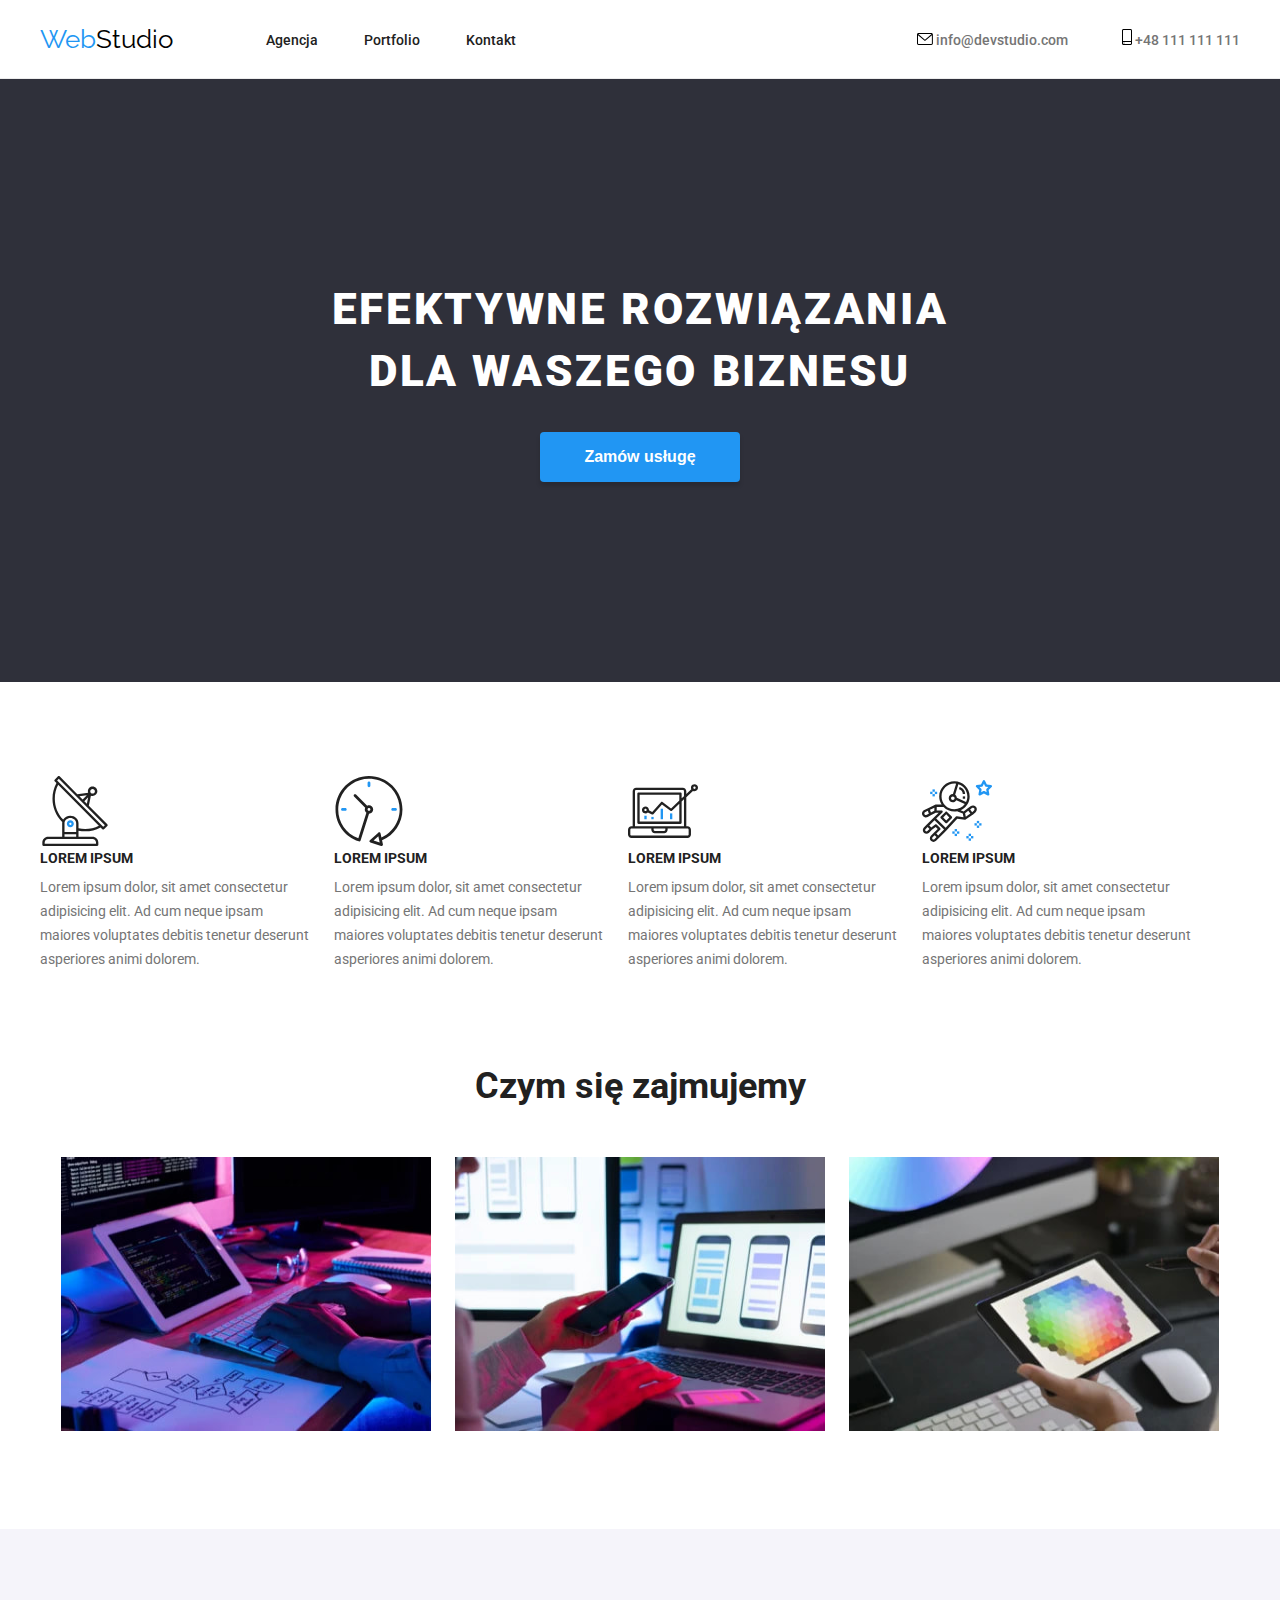
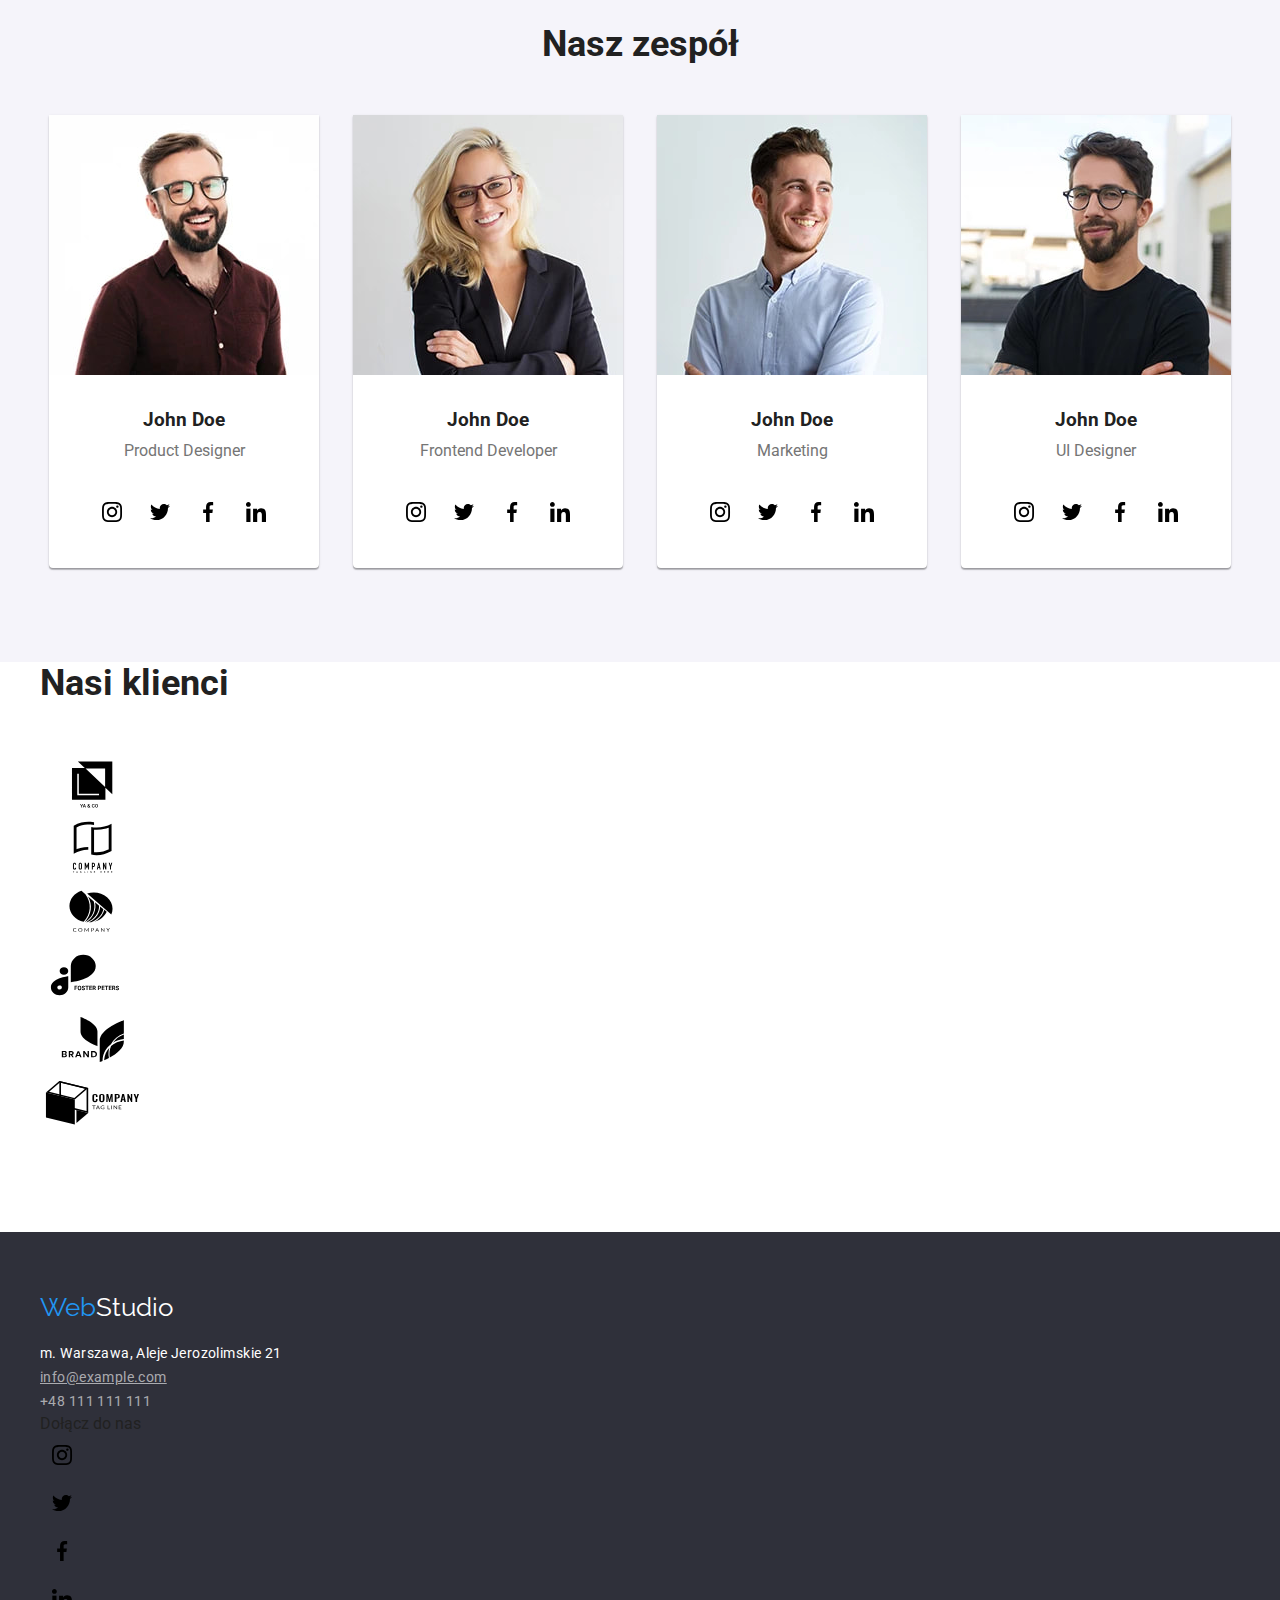
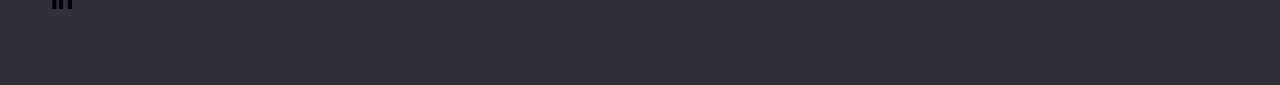
<file: index.html>
<!DOCTYPE html>
<html lang="pl">
  <head>
    <meta charset="UTF-8" />
    <meta http-equiv="X-UA-Compatible" content="IE=edge" />
    <meta name="viewport" content="width=device-width, initial-scale=1.0" />
    <link
      rel="stylesheet"
      href="https://cdnjs.cloudflare.com/ajax/libs/modern-normalize/1.1.0/modern-normalize.min.css"
      integrity="sha512-wpPYUAdjBVSE4KJnH1VR1HeZfpl1ub8YT/NKx4PuQ5NmX2tKuGu6U/JRp5y+Y8XG2tV+wKQpNHVUX03MfMFn9Q=="
      crossorigin="anonymous"
      referrerpolicy="no-referrer"
    />
    <link href="css/styles.css" rel="stylesheet" />
    <link rel="preconnect" href="https://fonts.googleapis.com" />
    <link rel="preconnect" href="https://fonts.gstatic.com" crossorigin />
    <link
      href="https://fonts.googleapis.com/css2?family=Raleway:wght@700&family=Roboto:wght@400;500;700;900&display=swap"
      rel="stylesheet"
    />
    <title>Studio</title>
  </head>
  <body>
    <!-- HEADER -->
    <header class="header-line">
      <div class="header container">
        <nav class="navigation">
          <a class="logo" href="index.html" title="Strona główna"
            ><span class="brand-color-blue">Web</span>Studio</a
          >
          <ul class="menu-list list">
            <li class="menu-item">
              <a class="menu-link" href="index.html">Agencja</a>
            </li>
            <li class="menu-item">
              <a class="menu-link" href="portfolio.html">Portfolio</a>
            </li>
            <li class="menu-item"><a class="menu-link" href="#">Kontakt</a></li>
          </ul>
        </nav>
        <ul class="contact-list">
          <li class="contact-item">
            <a href="mailto:info@devstudio.com" class="contact-link"
              ><svg class="contact-icon" width="16" height="12">
                <use href="images/icons.svg#icon-contact-envelope"></use>
              </svg>
              <span>info@devstudio.com</span></a
            >
          </li>
          <li class="contact-item">
            <a href="tel:+48111111111" class="contact-link">
              <svg class="contact-icon" width="10" height="16">
                <use href="images/icons.svg#icon-contact-smartphone"></use>
              </svg>
              <span>+48 111 111 111</span>
            </a>
          </li>
        </ul>
      </div>
    </header>
    <!-- END HEADER -->
    <main>
      <!-- HERO -->
      <section class="hero section">
        <div class="hero-content">
          <h1 class="hero-title">Efektywne rozwiązania dla waszego biznesu</h1>
          <button type="button" class="hero-btn">Zamów usługę</button>
        </div>
      </section>
      <!-- END HERO -->
      <!-- ADVANTAGES -->
      <section class="advantages section container">
        <ul class="advantages-list list">
          <li class="advantages-item">
            <div class="advantages-box">
              <svg width="70" height="70">
                <use href="images/icons.svg#icon-advantages-antenna"></use>
              </svg>
            </div>
            <h3 class="advantages-title">Lorem ipsum</h3>
            <p class="advantages-text">
              Lorem ipsum dolor, sit amet consectetur adipisicing elit. Ad cum neque ipsam maiores
              voluptates debitis tenetur deserunt asperiores animi dolorem.
            </p>
          </li>
          <li class="advantages-item">
            <div class="advantages-box">
              <svg width="70" height="70">
                <use href="images/icons.svg#icon-advantages-clock"></use>
              </svg>
            </div>
            <h3 class="advantages-title">Lorem ipsum</h3>
            <p class="advantages-text">
              Lorem ipsum dolor, sit amet consectetur adipisicing elit. Ad cum neque ipsam maiores
              voluptates debitis tenetur deserunt asperiores animi dolorem.
            </p>
          </li>
          <li class="advantages-item">
            <div class="advantages-box">
              <svg width="70" height="70">
                <use href="images/icons.svg#icon-advantages-diagram"></use>
              </svg>
            </div>
            <h3 class="advantages-title">Lorem ipsum</h3>
            <p class="advantages-text">
              Lorem ipsum dolor, sit amet consectetur adipisicing elit. Ad cum neque ipsam maiores
              voluptates debitis tenetur deserunt asperiores animi dolorem.
            </p>
          </li>
          <li class="advantages-item">
            <div class="advantages-box">
              <svg width="70" height="70">
                <use href="images/icons.svg#icon-advantages-astronaut"></use>
              </svg>
            </div>
            <h3 class="advantages-title">Lorem ipsum</h3>
            <p class="advantages-text">
              Lorem ipsum dolor, sit amet consectetur adipisicing elit. Ad cum neque ipsam maiores
              voluptates debitis tenetur deserunt asperiores animi dolorem.
            </p>
          </li>
        </ul>
      </section>
      <!-- END ADVANTAGES -->
      <!-- OFFER -->
      <section class="offer section container">
        <h2 class="studio-head">Czym się zajmujemy</h2>
        <ul class="offer-list list">
          <li class="offer-item">
            <img
              src="images/work1.jpg"
              width="370"
              height="274"
              alt="Nasze zajęcie numer 1"
              title="Nasze zajęcie numer 1"
            />
          </li>
          <li class="offer-item">
            <img
              src="images/work2.jpg"
              width="370"
              height="274"
              alt="Nasze zajęcie numer 2"
              title="Nasze zajęcie numer 2"
            />
          </li>
          <li class="offer-item">
            <img
              src="images/work3.jpg"
              width="370"
              height="274"
              alt="Nasze zajęcie numer 3"
              title="Nasze zajęcie numer 3"
            />
          </li>
        </ul>
      </section>
      <!-- END OFFER -->
      <!-- TEAM -->
      <section class="team section">
        <h2 class="studio-head">Nasz zespół</h2>
        <ul class="team-list list">
          <li class="team-item">
            <figure class="team-photo">
              <img src="images/team1.jpg" width="270" height="260" alt="John Doe" />
              <figcaption class="team-description">
                <h3>John Doe</h3>
                <p class="team-description-text">Product Designer</p>
                <div class="team-social-icons">
                  <a href="#" class="team-social-link" target="blank">
                    <svg class="team-social-icon" width="44" height="44">
                      <use href="images/icons.svg#icon-social-instagram"></use></svg
                  ></a>
                  <a href="#" class="team-social-link" target="blank">
                    <svg class="team-social-icon" width="44" height="44">
                      <use href="images/icons.svg#icon-social-twitter"></use></svg
                  ></a>
                  <a href="#" class="team-social-link" target="blank">
                    <svg class="team-social-icon" width="44" height="44">
                      <use href="images/icons.svg#icon-social-facebook"></use></svg
                  ></a>
                  <a href="#" class="team-social-link" target="blank">
                    <svg class="team-social-icon" width="44" height="44">
                      <use href="images/icons.svg#icon-social-linkedin"></use></svg
                  ></a>
                </div>
              </figcaption>
            </figure>
          </li>
          <li class="team-item">
            <figure class="team-photo">
              <img src="images/team2.jpg" width="270" height="260" alt="John Doe" />
              <figcaption class="team-description">
                <h3>John Doe</h3>
                <p class="team-description-text">Frontend Developer</p>
                <div class="team-social-icons">
                  <a href="#" class="team-social-link" target="blank">
                    <svg class="team-social-icon" width="44" height="44">
                      <use href="images/icons.svg#icon-social-instagram"></use></svg
                  ></a>
                  <a href="#" class="team-social-link" target="blank">
                    <svg class="team-social-icon" width="44" height="44">
                      <use href="images/icons.svg#icon-social-twitter"></use></svg
                  ></a>
                  <a href="#" class="team-social-link" target="blank">
                    <svg class="team-social-icon" width="44" height="44">
                      <use href="images/icons.svg#icon-social-facebook"></use></svg
                  ></a>
                  <a href="#" class="team-social-link" target="blank">
                    <svg class="team-social-icon" width="44" height="44">
                      <use href="images/icons.svg#icon-social-linkedin"></use></svg
                  ></a>
                </div>
              </figcaption>
            </figure>
          </li>
          <li class="team-item">
            <figure class="team-photo">
              <img src="images/team3.jpg" width="270" height="260" alt="John Doe" />
              <figcaption class="team-description">
                <h3>John Doe</h3>
                <p class="team-description-text">Marketing</p>
                <div class="team-social-icons">
                  <a href="#" class="team-social-link" target="blank">
                    <svg class="team-social-icon" width="44" height="44">
                      <use href="images/icons.svg#icon-social-instagram"></use></svg
                  ></a>
                  <a href="#" class="team-social-link" target="blank">
                    <svg class="team-social-icon" width="44" height="44">
                      <use href="images/icons.svg#icon-social-twitter"></use></svg
                  ></a>
                  <a href="#" class="team-social-link" target="blank">
                    <svg class="team-social-icon" width="44" height="44">
                      <use href="images/icons.svg#icon-social-facebook"></use></svg
                  ></a>
                  <a href="#" class="team-social-link" target="blank">
                    <svg class="team-social-icon" width="44" height="44">
                      <use href="images/icons.svg#icon-social-linkedin"></use></svg
                  ></a>
                </div>
              </figcaption>
            </figure>
          </li>
          <li class="team-item">
            <figure class="team-photo">
              <img src="images/team4.jpg" width="270" height="260" alt="John Doe" />
              <figcaption class="team-description">
                <h3>John Doe</h3>
                <p class="team-description-text">UI Designer</p>
                <div class="team-social-icons">
                  <a href="#" class="team-social-link" target="blank">
                    <svg class="team-social-icon" width="44" height="44">
                      <use href="images/icons.svg#icon-social-instagram"></use></svg
                  ></a>
                  <a href="#" class="team-social-link" target="blank">
                    <svg class="team-social-icon" width="44" height="44">
                      <use href="images/icons.svg#icon-social-twitter"></use></svg
                  ></a>
                  <a href="#" class="team-social-link" target="blank">
                    <svg class="team-social-icon" width="44" height="44">
                      <use href="images/icons.svg#icon-social-facebook"></use></svg
                  ></a>
                  <a href="#" class="team-social-link" target="blank">
                    <svg class="team-social-icon" width="44" height="44">
                      <use href="images/icons.svg#icon-social-linkedin"></use>
                    </svg>
                  </a>
                </div>
              </figcaption>
            </figure>
          </li>
        </ul>
      </section>
      <!-- END TEAM -->
      <!-- CLIENTS -->
      <section class="clients section container">
        <h2 class="studio-head">Nasi klienci</h2>
        <ul class="clients-list list">
          <li class="clients-item">
            <a href="#" class="clients-link" target="blank">
              <svg class="clients-icon" width="106" height="60">
                <use href="images/icons.svg#icon-clients-company-1"></use></svg
            ></a>
          </li>
          <li class="clients-item">
            <a href="#" class="clients-link" target="blank">
              <svg class="clients-icon" width="106" height="60">
                <use href="images/icons.svg#icon-clients-company-2"></use></svg
            ></a>
          </li>
          <li class="clients-item">
            <a href="#" class="clients-link" target="blank">
              <svg class="clients-icon" width="106" height="60">
                <use href="images/icons.svg#icon-clients-company-3"></use></svg
            ></a>
          </li>
          <li class="clients-item">
            <a href="#" class="clients-link" target="blank">
              <svg class="clients-icon" width="106" height="60">
                <use href="images/icons.svg#icon-clients-company-4"></use></svg
            ></a>
          </li>
          <li class="clients-item">
            <a href="#" class="clients-link" target="blank">
              <svg class="clients-icon" width="106" height="60">
                <use href="images/icons.svg#icon-clients-company-5"></use></svg
            ></a>
          </li>
          <li class="clients-item">
            <a href="#" class="clients-link" target="blank">
              <svg class="clients-icon" width="106" height="60">
                <use href="images/icons.svg#icon-clients-company-6"></use></svg
            ></a>
          </li>
        </ul>
      </section>
      <!-- END CLIENTS -->
    </main>
    <!-- FOOTER -->
    <footer class="footer">
      <div class="footer-content container">
        <div class="footer-address">
          <a class="logo" href="index.html" title="Strona główna"
            ><span class="brand-color-blue">Web</span>Studio</a
          >
          <address>
            <ul class="address-list list">
              <li class="address-item">m. Warszawa, Aleje Jerozolimskie 21</li>
              <li class="address-item">
                <a href="mailto:info@example.com" class="address-link"
                  ><span>info@example.com</span></a
                >
              </li>
              <li class="address-item">
                <a href="tel:+48111111111" class="address-link">+48 111 111 111</a>
              </li>
            </ul>
          </address>
        </div>
        <div class="footer-social">
          <p>Dołącz do nas</p>
          <ul class="footer-social-list list">
            <li class="footer-social-item">
              <a href="#" class="footer-social-link" target="blank"
                ><svg class="footer-social-icon" width="44" height="44">
                  <use href="images/icons.svg#icon-social-instagram"></use></svg
              ></a>
            </li>
            <li class="footer-social-item">
              <a href="#" class="footer-social-link" target="blank"
                ><svg class="footer-social-icon" width="44" height="44">
                  <use href="images/icons.svg#icon-social-twitter"></use></svg
              ></a>
            </li>
            <li class="footer-social-item">
              <a href="#" class="footer-social-link" target="blank"
                ><svg class="footer-social-icon" width="44" height="44">
                  <use href="images/icons.svg#icon-social-facebook"></use></svg
              ></a>
            </li>
            <li class="footer-social-item">
              <a href="#" class="footer-social-link" target="blank"
                ><svg class="footer-social-icon" width="44" height="44">
                  <use href="images/icons.svg#icon-social-linkedin"></use></svg
              ></a>
            </li>
          </ul>
        </div>
      </div>
    </footer>
    <!-- END FOOTER -->
  </body>
</html>
</file>
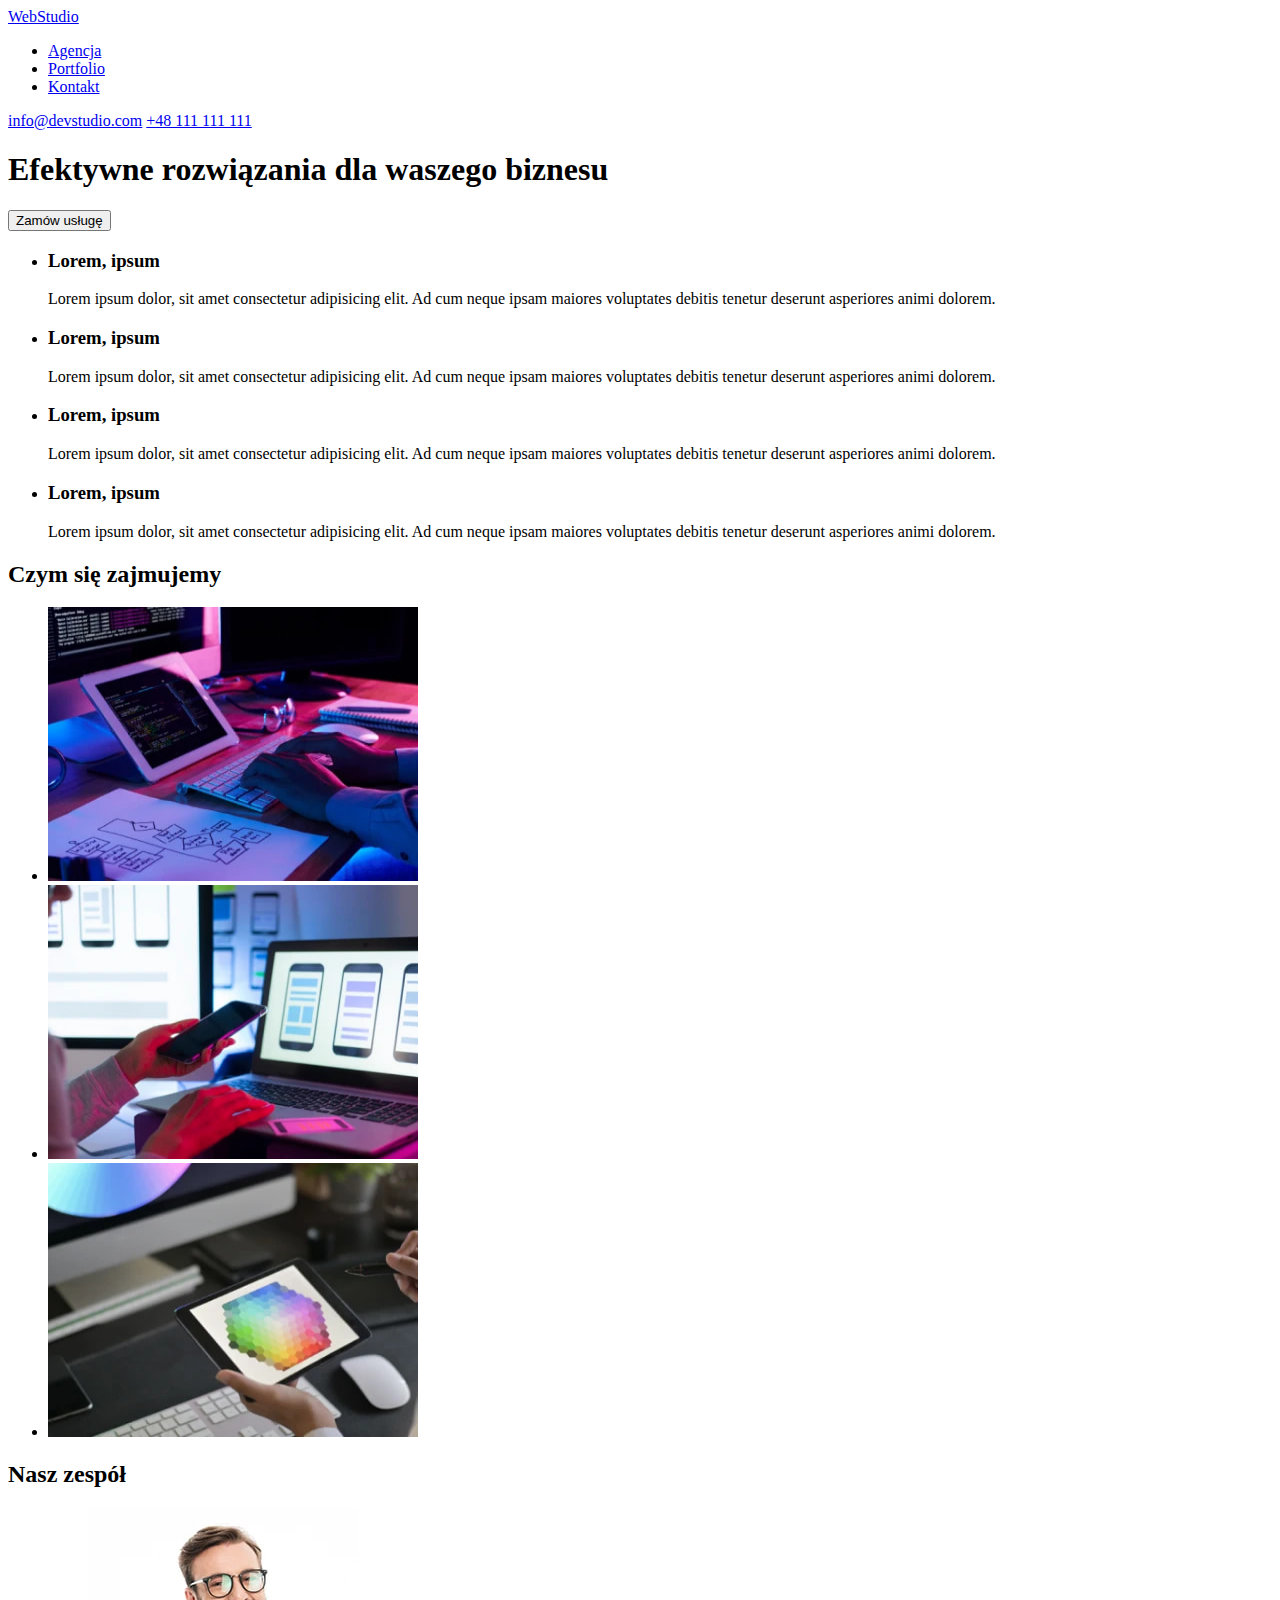
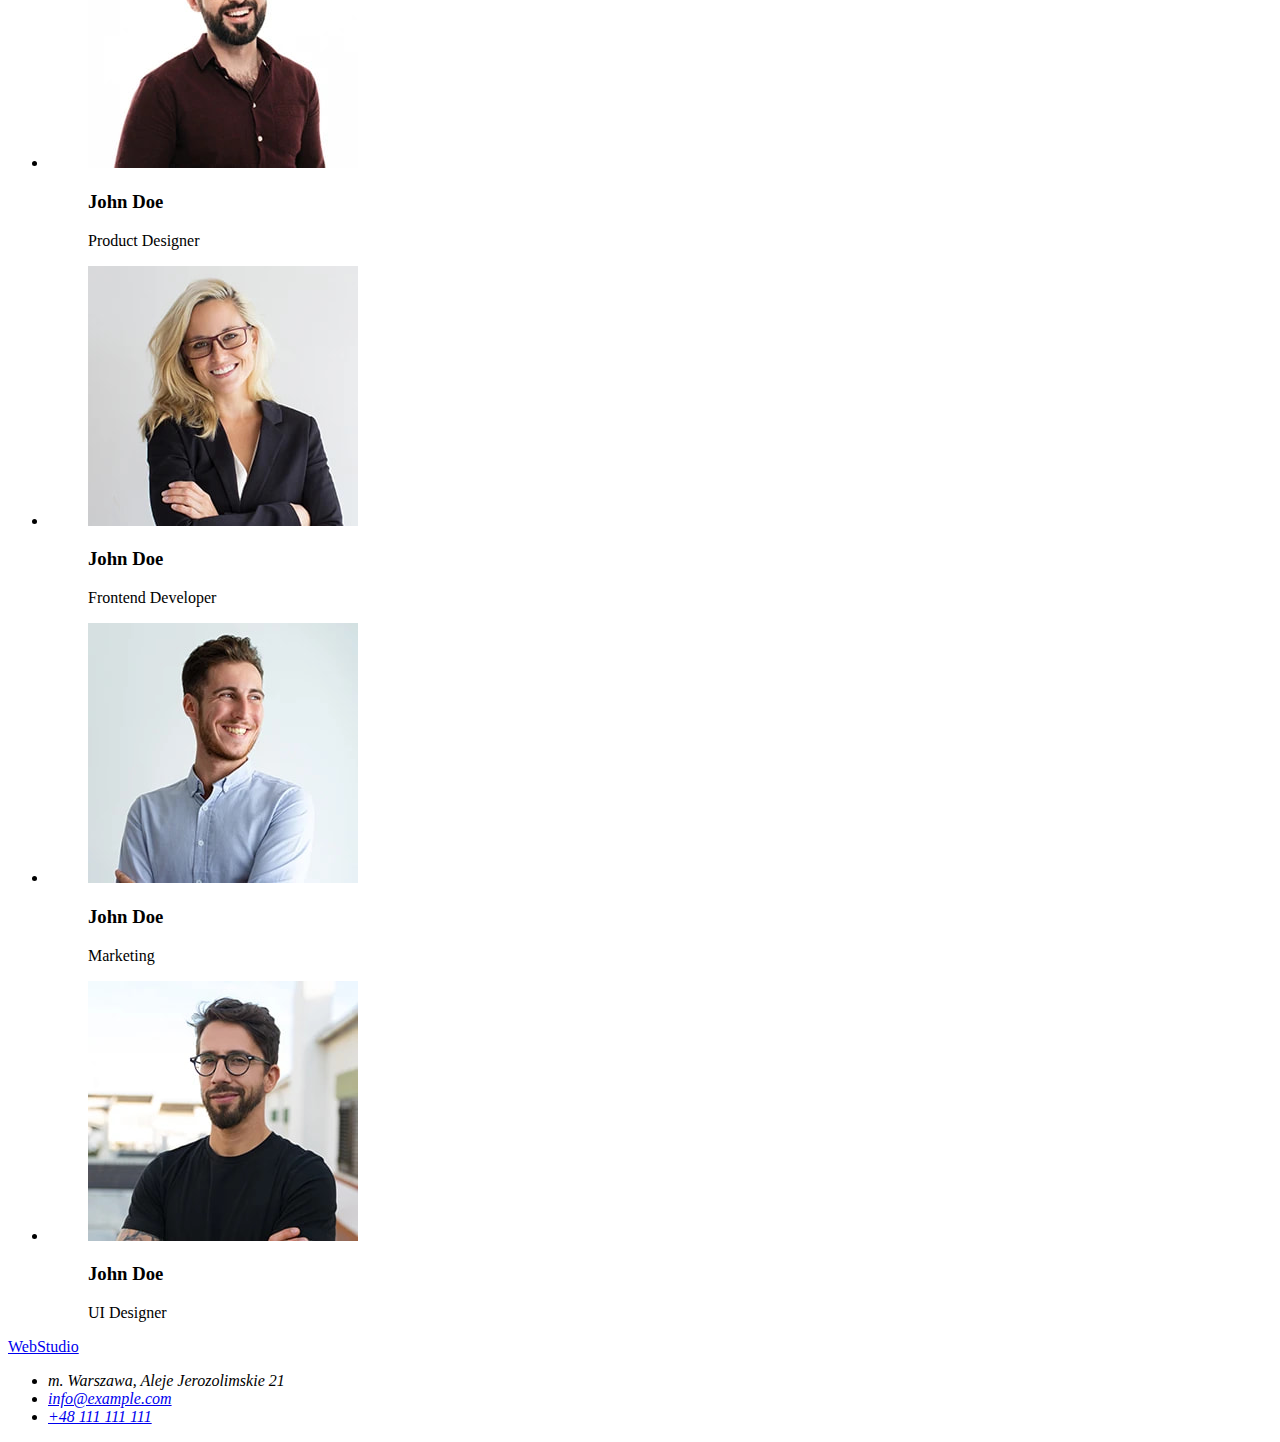
<file: 01-html/index.html>
<!DOCTYPE html>
<html lang="pl">
  <head>
    <meta charset="UTF-8" />
    <meta http-equiv="X-UA-Compatible" content="IE=edge" />
    <meta name="viewport" content="width=device-width, initial-scale=1.0" />
    <title>WebStudio</title>
  </head>
  <body>
    <header>
      <a href="#" title="Strona główna">WebStudio</a>
      <nav>
        <ul>
          <li><a href="#">Agencja</a></li>
          <li><a href="#">Portfolio</a></li>
          <li><a href="#">Kontakt</a></li>
        </ul>
      </nav>
      <a href="mailto:info@devstudio.com">info@devstudio.com</a>
      <a href="tel:+48111111111">+48 111 111 111</a>
    </header>
    <main>
      <!-- NAGŁÓWEK START -->
      <section>
        <div>
          <h1>Efektywne rozwiązania dla waszego biznesu</h1>
          <button type="button">Zamów usługę</button>
        </div>
      </section>
      <!-- NAGŁÓWEK END -->
      <!-- NASZE ATUTY START -->
      <section>
        <ul>
          <li>
            <h3>Lorem, ipsum</h3>
            <p>
              Lorem ipsum dolor, sit amet consectetur adipisicing elit. Ad cum
              neque ipsam maiores voluptates debitis tenetur deserunt asperiores
              animi dolorem.
            </p>
          </li>
          <li>
            <h3>Lorem, ipsum</h3>
            <p>
              Lorem ipsum dolor, sit amet consectetur adipisicing elit. Ad cum
              neque ipsam maiores voluptates debitis tenetur deserunt asperiores
              animi dolorem.
            </p>
          </li>
          <li>
            <h3>Lorem, ipsum</h3>
            <p>
              Lorem ipsum dolor, sit amet consectetur adipisicing elit. Ad cum
              neque ipsam maiores voluptates debitis tenetur deserunt asperiores
              animi dolorem.
            </p>
          </li>
          <li>
            <h3>Lorem, ipsum</h3>
            <p>
              Lorem ipsum dolor, sit amet consectetur adipisicing elit. Ad cum
              neque ipsam maiores voluptates debitis tenetur deserunt asperiores
              animi dolorem.
            </p>
          </li>
        </ul>
      </section>
      <!-- NASZE ATUTY END -->
      <!-- CZYM SIĘ ZAJMUJEMY START -->
      <section>
        <div>
          <h2>Czym się zajmujemy</h2>
          <ul>
            <li>
              <img
                src="images/work1.jpg"
                width="370"
                height="274"
                alt="Nasze zajęcie numer 1"
                title="Nasze zajęcie numer 1"
              />
            </li>
            <li>
              <img
                src="images/work2.jpg"
                width="370"
                height="274"
                alt="Nasze zajęcie numer 2"
                title="Nasze zajęcie numer 2"
              />
            </li>
            <li>
              <img
                src="images/work3.jpg"
                width="370"
                height="274"
                alt="Nasze zajęcie numer 3"
                title="Nasze zajęcie numer 3"
              />
            </li>
          </ul>
        </div>
      </section>
      <!-- CZYM SIĘ ZAJMUJEMY END -->
      <!-- NASZ ZESPÓŁ START -->
      <section>
        <div>
          <h2>Nasz zespół</h2>
          <ul>
            <li>
              <figure>
                <img
                  src="images/team1.jpg"
                  width="270"
                  height="260"
                  alt="John Doe"
                />
                <figcaption>
                  <h3>John Doe</h3>
                  <p>Product Designer</p>
                </figcaption>
              </figure>
            </li>
            <li>
              <figure>
                <img
                  src="images/team2.jpg"
                  width="270"
                  height="260"
                  alt="John Doe"
                />
                <figcaption>
                  <h3>John Doe</h3>
                  <p>Frontend Developer</p>
                </figcaption>
              </figure>
            </li>
            <li>
              <figure>
                <img
                  src="images/team3.jpg"
                  width="270"
                  height="260"
                  alt="John Doe"
                />
                <figcaption>
                  <h3>John Doe</h3>
                  <p>Marketing</p>
                </figcaption>
              </figure>
            </li>
            <li>
              <figure>
                <img
                  src="images/team4.jpg"
                  width="270"
                  height="260"
                  alt="John Doe"
                />
                <figcaption>
                  <h3>John Doe</h3>
                  <p>UI Designer</p>
                </figcaption>
              </figure>
            </li>
          </ul>
        </div>
      </section>
      <!-- NASZ ZESPÓŁ END -->
    </main>
    <footer>
      <div>
        <a href="#" title="Strona główna">WebStudio</a>
        <address>
          <ul>
            <li>m. Warszawa, Aleje Jerozolimskie 21</li>
            <li><a href="mailto:info@example.com">info@example.com</a></li>
            <li><a href="tel:+48111111111">+48 111 111 111</a></li>
          </ul>
        </address>
      </div>
    </footer>
  </body>
</html>
</file>
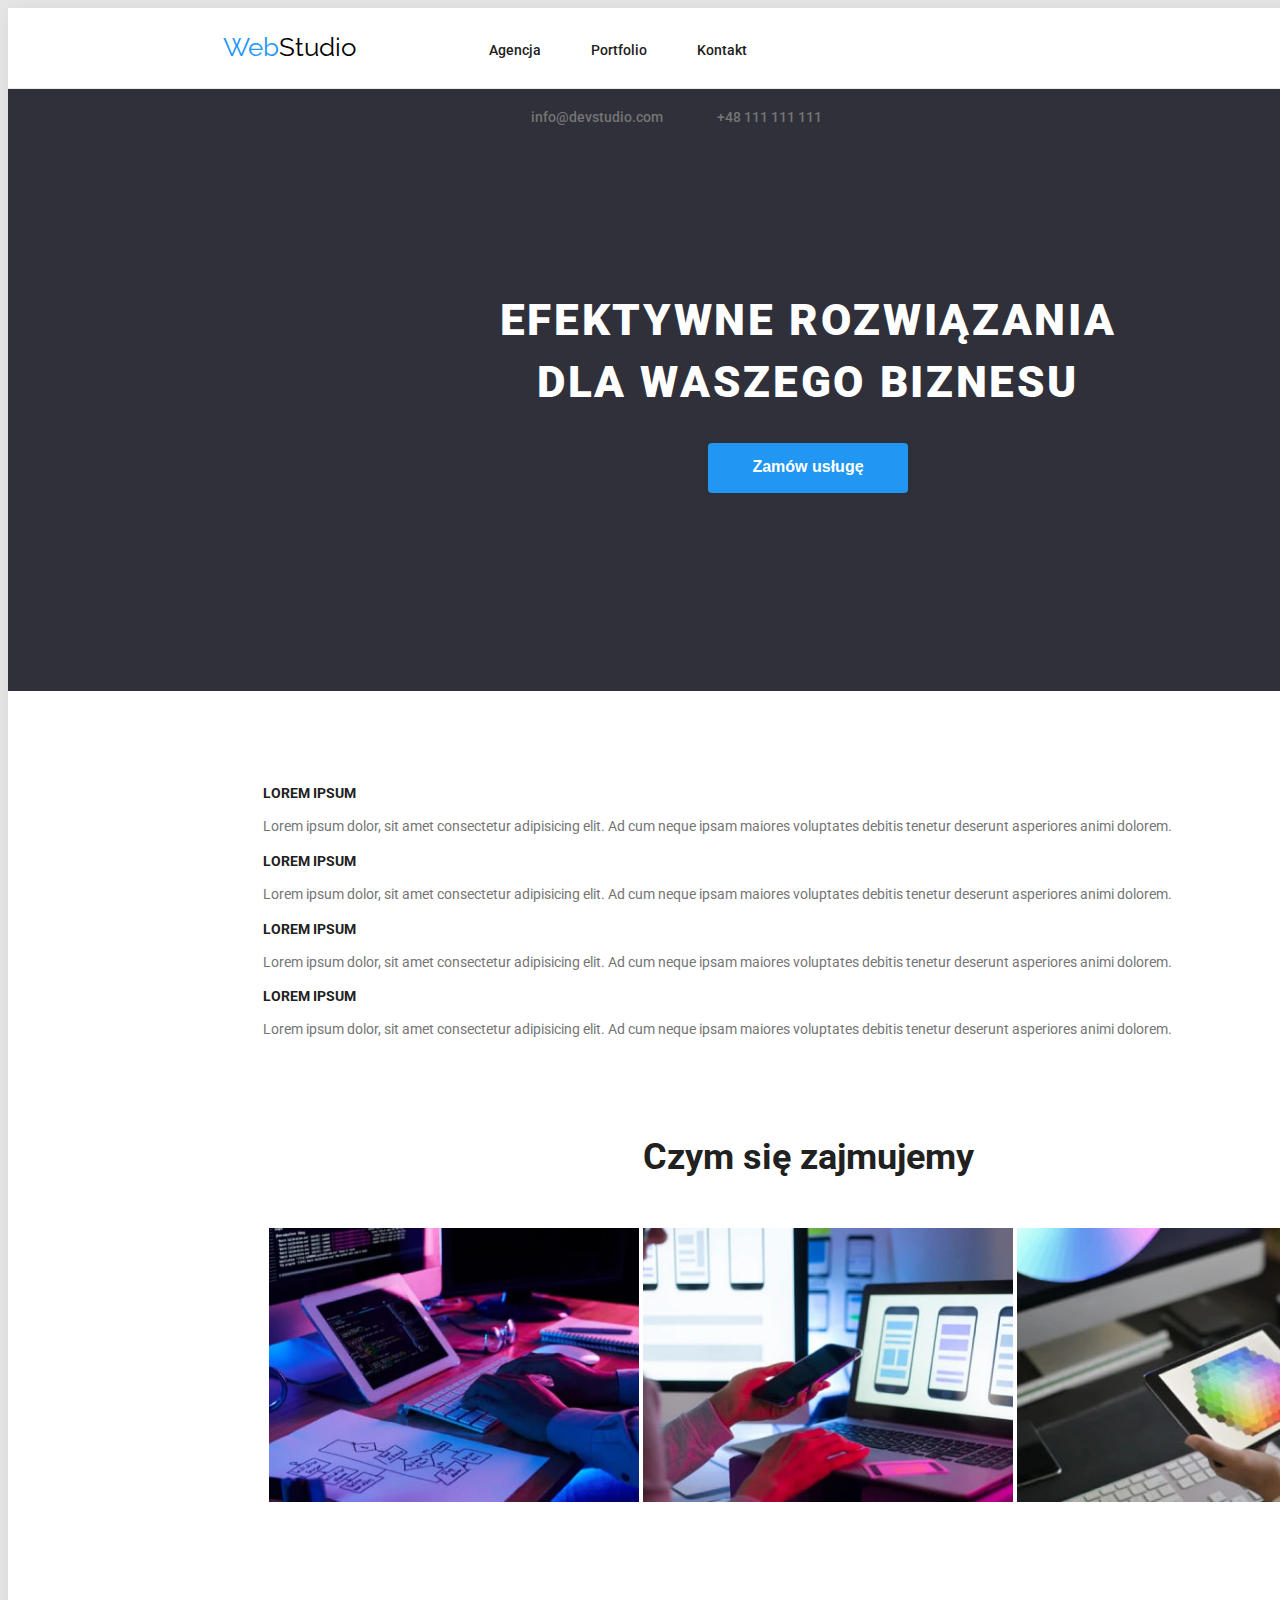
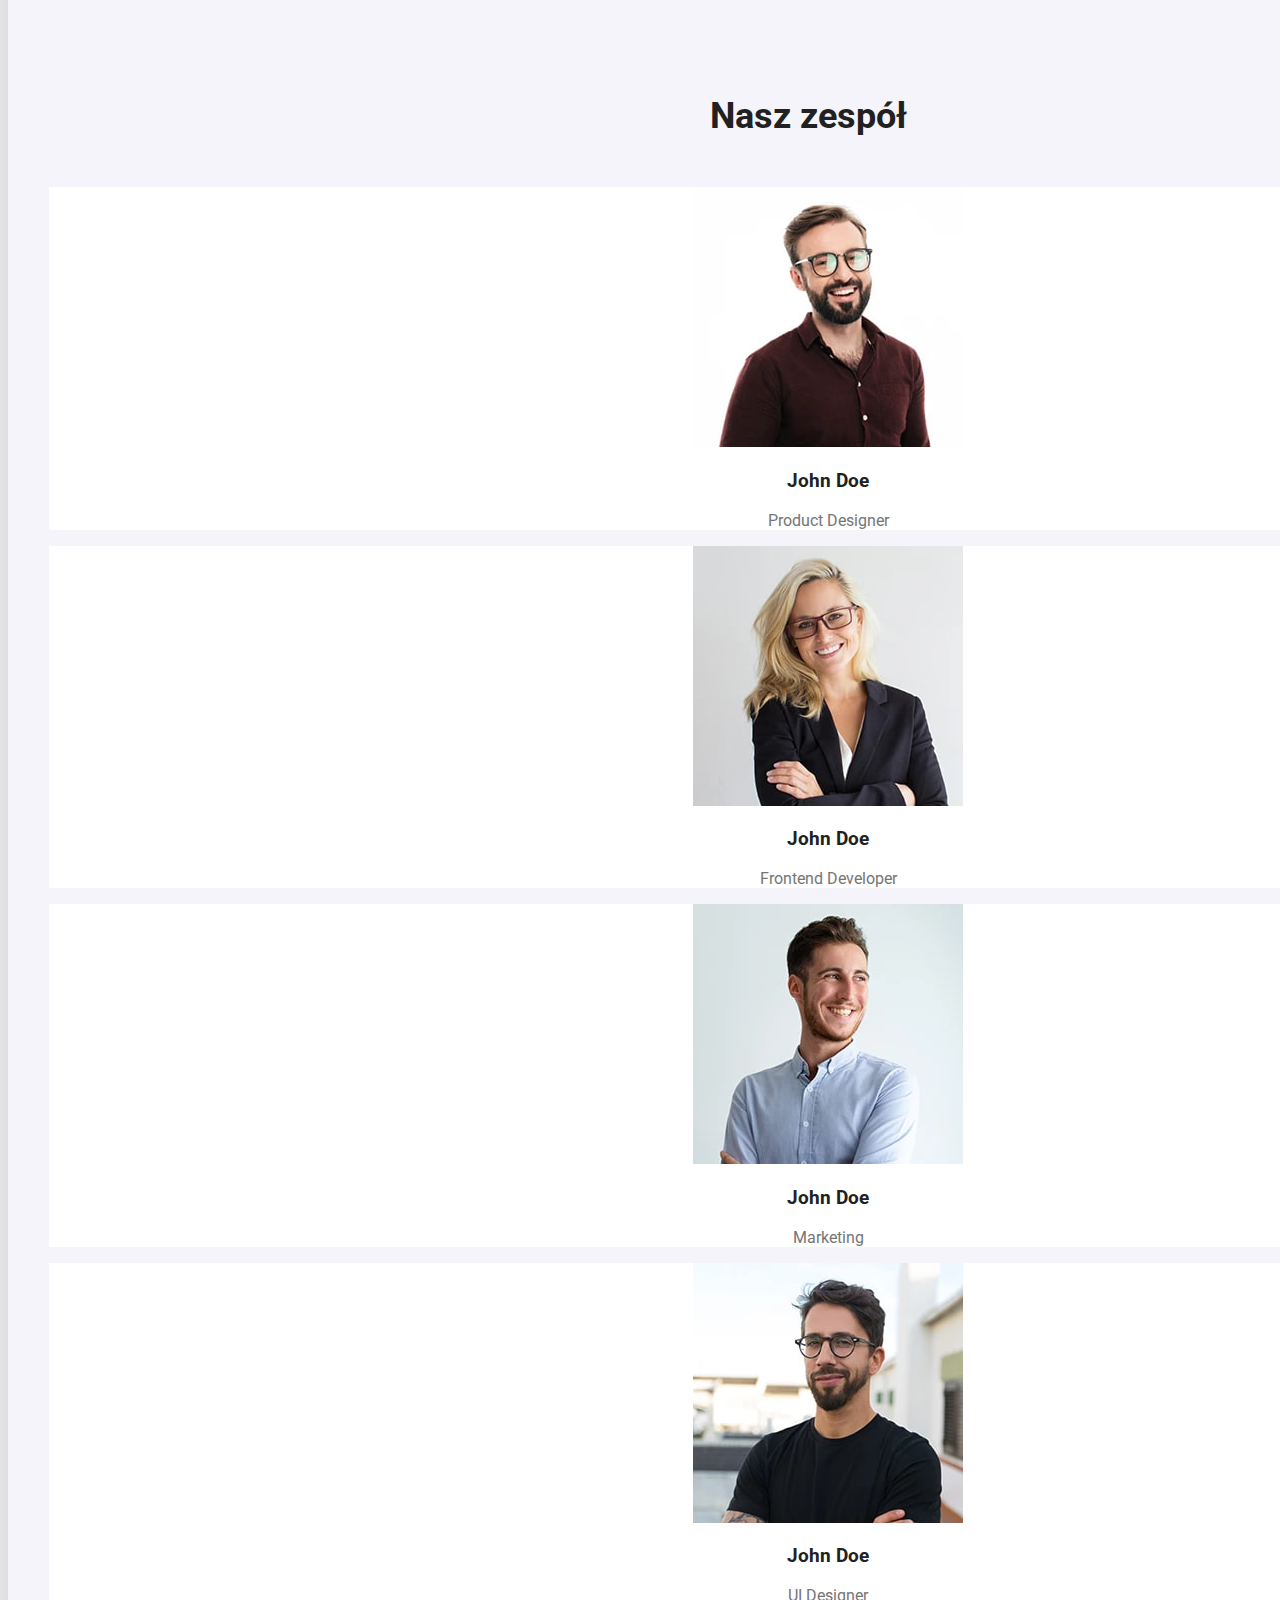
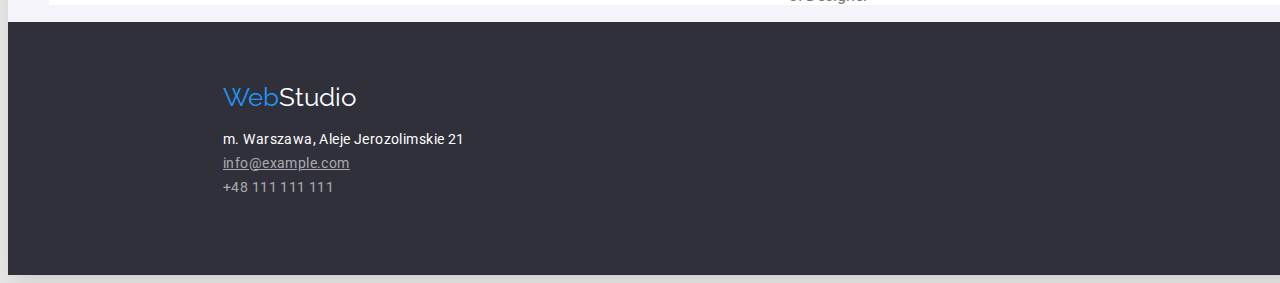
<file: 02-css/index.html>
<!DOCTYPE html>
<html lang="pl">
  <head>
    <meta charset="UTF-8" />
    <meta http-equiv="X-UA-Compatible" content="IE=edge" />
    <meta name="viewport" content="width=device-width, initial-scale=1.0" />
    <link href="css/styles.css" rel="stylesheet" />
    <link rel="preconnect" href="https://fonts.googleapis.com" />
    <link rel="preconnect" href="https://fonts.gstatic.com" crossorigin />
    <link
      href="https://fonts.googleapis.com/css2?family=Raleway:wght@700&family=Roboto:wght@400;500;700;900&display=swap"
      rel="stylesheet"
    />
    <title>Studio</title>
  </head>
  <body>
    <div class="wrapper">
      <header class="header">
        <a class="logo" href="index.html" title="Strona główna"
          ><span class="brand-color-blue">Web</span>Studio</a
        >
        <nav>
          <ul class="menu-list">
            <li class="menu-item">
              <a class="menu-link" href="index.html">Agencja</a>
            </li>
            <li class="menu-item">
              <a class="menu-link" href="portfolio.html">Portfolio</a>
            </li>
            <li class="menu-item"><a class="menu-link" href="#">Kontakt</a></li>
          </ul>
        </nav>
        <ul class="contact-list">
          <li class="contact-item">
            <a href="mailto:info@devstudio.com" class="contact-link"
              >info@devstudio.com</a
            >
          </li>
          <li class="contact-item">
            <a href="tel:+48111111111" class="contact-link">+48 111 111 111</a>
          </li>
        </ul>
      </header>
      <!-- SLOGAN -->
      <section class="slogan">
        <div class="slogan-content">
          <h1 class="slogan-title">
            Efektywne rozwiązania dla waszego biznesu
          </h1>
          <button type="button" class="slogan-btn">Zamów usługę</button>
        </div>
      </section>
      <!-- SLOGAN -->
      <main class="main">
        <!-- ADVANTAGES -->
        <section class="advantages">
          <ul class="advantages-list list">
            <li class="advantages-item">
              <h3 class="advantages-title">Lorem ipsum</h3>
              <p class="advantages-text">
                Lorem ipsum dolor, sit amet consectetur adipisicing elit. Ad cum
                neque ipsam maiores voluptates debitis tenetur deserunt
                asperiores animi dolorem.
              </p>
            </li>
            <li class="advantages-item">
              <h3 class="advantages-title">Lorem ipsum</h3>
              <p class="advantages-text">
                Lorem ipsum dolor, sit amet consectetur adipisicing elit. Ad cum
                neque ipsam maiores voluptates debitis tenetur deserunt
                asperiores animi dolorem.
              </p>
            </li>
            <li class="advantages-item">
              <h3 class="advantages-title">Lorem ipsum</h3>
              <p class="advantages-text">
                Lorem ipsum dolor, sit amet consectetur adipisicing elit. Ad cum
                neque ipsam maiores voluptates debitis tenetur deserunt
                asperiores animi dolorem.
              </p>
            </li>
            <li class="advantages-item">
              <h3 class="advantages-title">Lorem ipsum</h3>
              <p class="advantages-text">
                Lorem ipsum dolor, sit amet consectetur adipisicing elit. Ad cum
                neque ipsam maiores voluptates debitis tenetur deserunt
                asperiores animi dolorem.
              </p>
            </li>
          </ul>
        </section>
        <!-- ADVANTAGES -->
        <!-- OFFER -->
        <section class="offer">
          <h2 class="studio-head">Czym się zajmujemy</h2>
          <ul class="offer-list list">
            <li class="offer-item">
              <img
                src="images/work1.jpg"
                width="370"
                height="274"
                alt="Nasze zajęcie numer 1"
                title="Nasze zajęcie numer 1"
              />
            </li>
            <li class="offer-item">
              <img
                src="images/work2.jpg"
                width="370"
                height="274"
                alt="Nasze zajęcie numer 2"
                title="Nasze zajęcie numer 2"
              />
            </li>
            <li class="offer-item">
              <img
                src="images/work3.jpg"
                width="370"
                height="274"
                alt="Nasze zajęcie numer 3"
                title="Nasze zajęcie numer 3"
              />
            </li>
          </ul>
        </section>
        <!-- OFFER -->
      </main>
      <!-- TEAM -->
      <section class="team">
        <h2 class="studio-head">Nasz zespół</h2>
        <ul class="team-list list">
          <li class="team-item">
            <figure class="team-photo">
              <img
                src="images/team1.jpg"
                width="270"
                height="260"
                alt="John Doe"
              />
              <figcaption class="team-description">
                <h3>John Doe</h3>
                <p class="team-description-text">Product Designer</p>
              </figcaption>
            </figure>
          </li>
          <li class="team-item">
            <figure class="team-photo">
              <img
                src="images/team2.jpg"
                width="270"
                height="260"
                alt="John Doe"
              />
              <figcaption class="team-description">
                <h3>John Doe</h3>
                <p class="team-description-text">Frontend Developer</p>
              </figcaption>
            </figure>
          </li>
          <li class="team-item">
            <figure class="team-photo">
              <img
                src="images/team3.jpg"
                width="270"
                height="260"
                alt="John Doe"
              />
              <figcaption class="team-description">
                <h3>John Doe</h3>
                <p class="team-description-text">Marketing</p>
              </figcaption>
            </figure>
          </li>
          <li class="team-item">
            <figure class="team-photo">
              <img
                src="images/team4.jpg"
                width="270"
                height="260"
                alt="John Doe"
              />
              <figcaption class="team-description">
                <h3>John Doe</h3>
                <p class="team-description-text">UI Designer</p>
              </figcaption>
            </figure>
          </li>
        </ul>
      </section>
      <!-- TEAM -->
      <footer class="footer">
        <a class="logo" href="index.html" title="Strona główna"
          ><span class="brand-color-blue">Web</span>Studio</a
        >
        <address>
          <ul class="address-list list">
            <li class="address-item">m. Warszawa, Aleje Jerozolimskie 21</li>
            <li class="address-item">
              <a href="mailto:info@example.com" class="address-link"
                ><span>info@example.com</span></a
              >
            </li>
            <li class="address-item">
              <a href="tel:+48111111111" class="address-link"
                >+48 111 111 111</a
              >
            </li>
          </ul>
        </address>
      </footer>
    </div>
  </body>
</html>
</file>
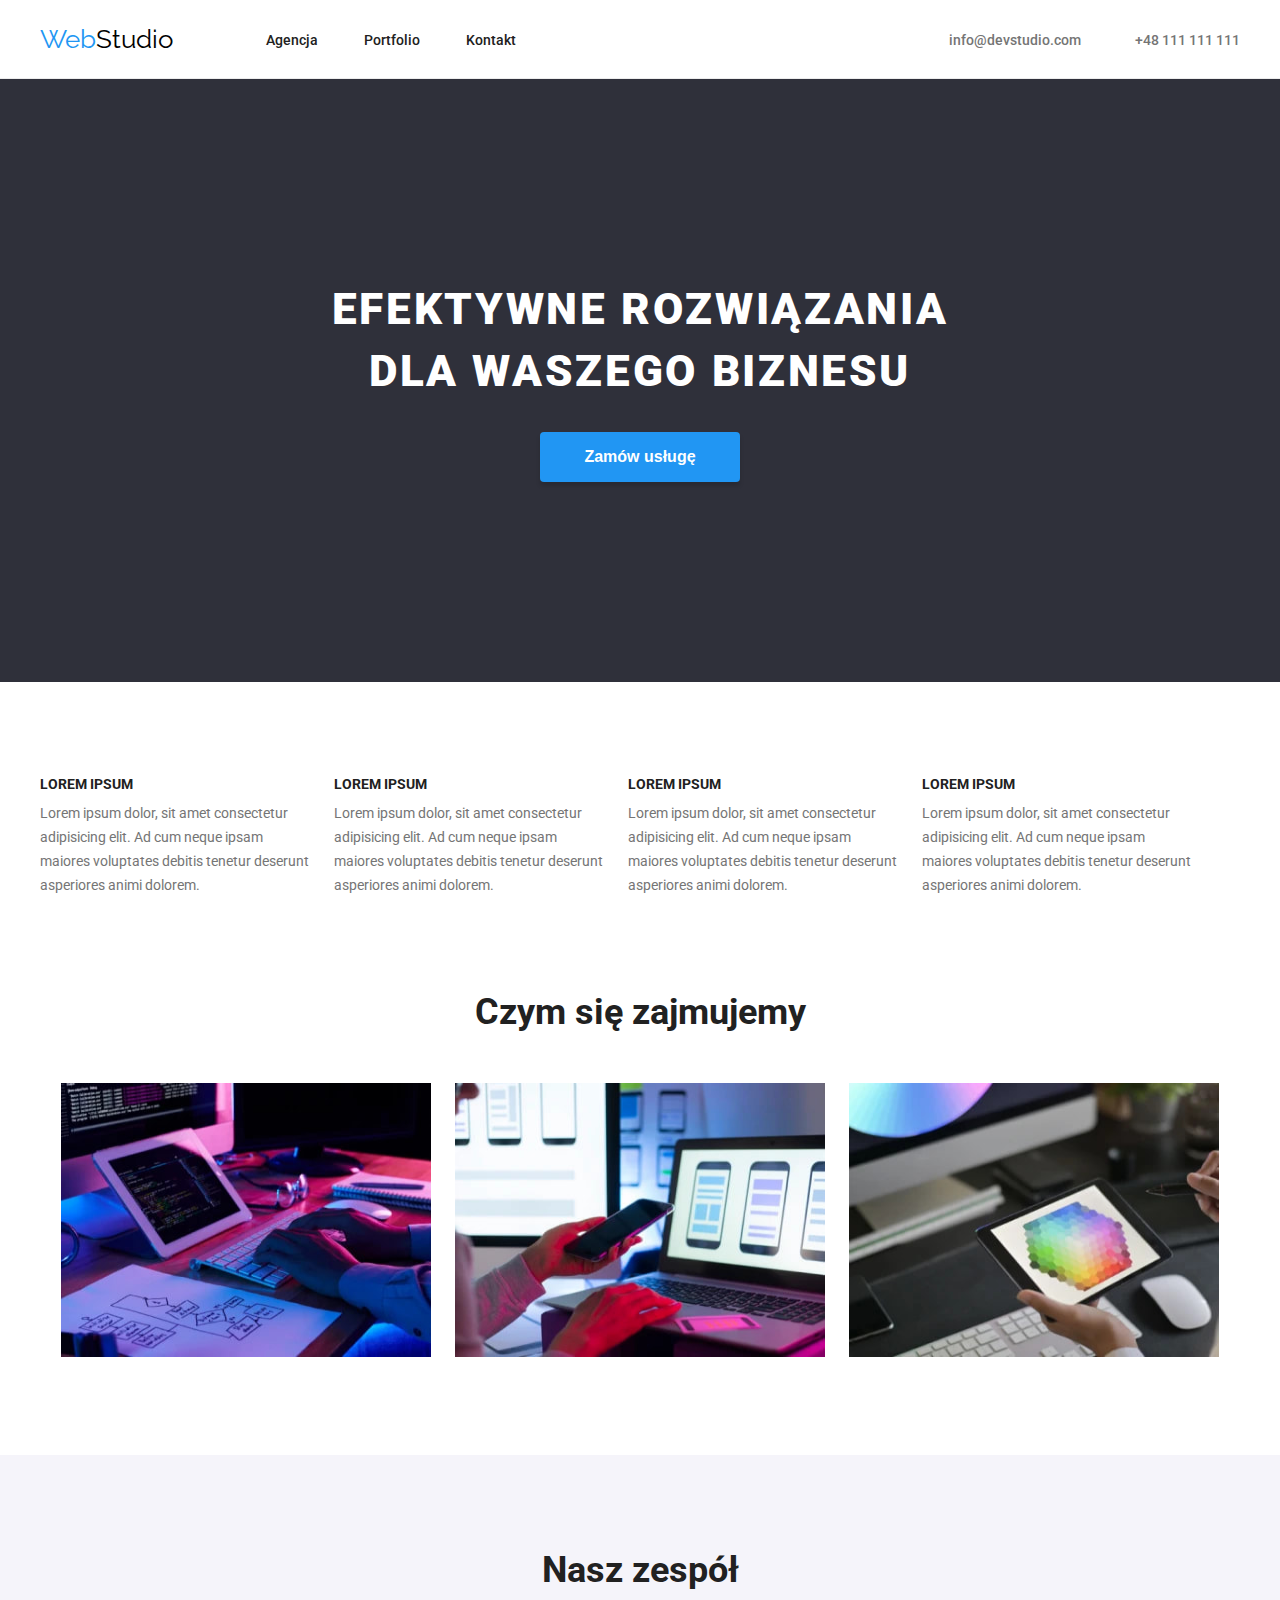
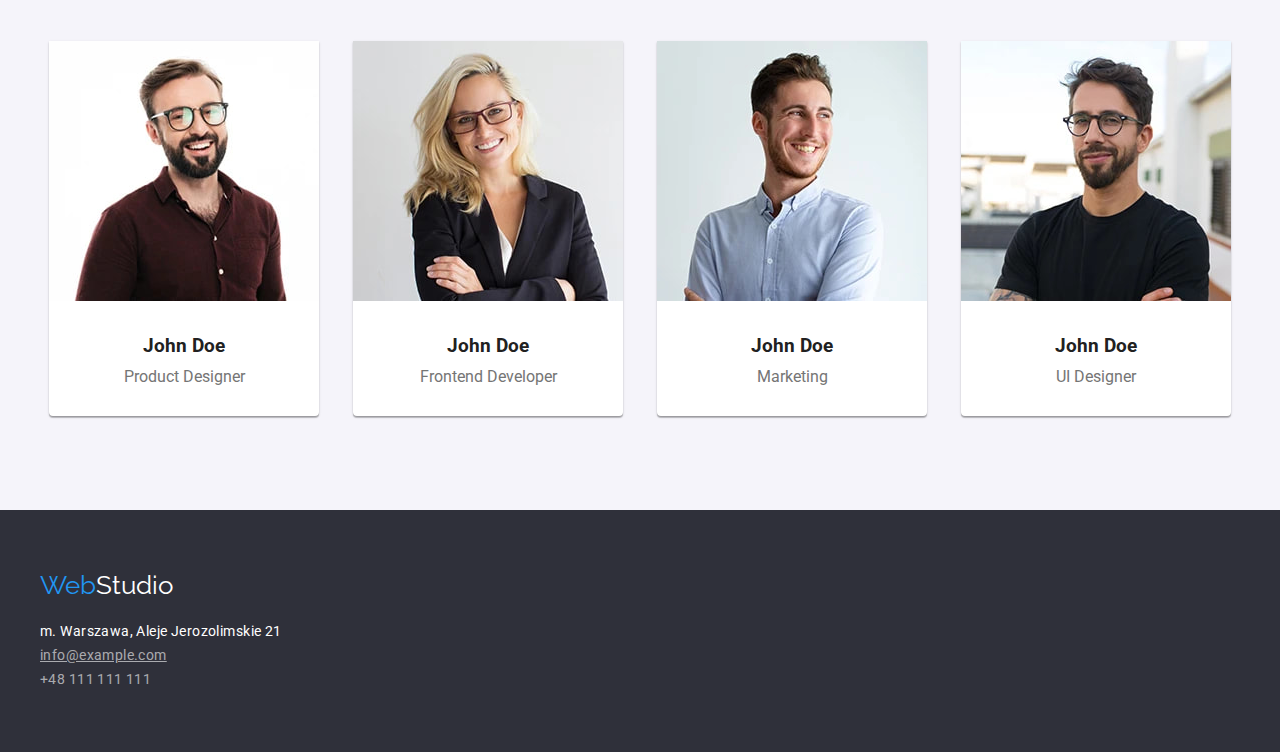
<file: 03-flexbox/index.html>
<!DOCTYPE html>
<html lang="pl">
  <head>
    <meta charset="UTF-8" />
    <meta http-equiv="X-UA-Compatible" content="IE=edge" />
    <meta name="viewport" content="width=device-width, initial-scale=1.0" />
    <link
      rel="stylesheet"
      href="https://cdnjs.cloudflare.com/ajax/libs/modern-normalize/1.1.0/modern-normalize.min.css"
      integrity="sha512-wpPYUAdjBVSE4KJnH1VR1HeZfpl1ub8YT/NKx4PuQ5NmX2tKuGu6U/JRp5y+Y8XG2tV+wKQpNHVUX03MfMFn9Q=="
      crossorigin="anonymous"
      referrerpolicy="no-referrer"
    />
    <link href="css/styles.css" rel="stylesheet" />
    <link rel="preconnect" href="https://fonts.googleapis.com" />
    <link rel="preconnect" href="https://fonts.gstatic.com" crossorigin />
    <link
      href="https://fonts.googleapis.com/css2?family=Raleway:wght@700&family=Roboto:wght@400;500;700;900&display=swap"
      rel="stylesheet"
    />
    <title>Studio</title>
  </head>
  <body>
    <!-- HEADER -->
    <header class="header-line">
      <div class="header container">
        <nav class="navigation">
          <a class="logo" href="index.html" title="Strona główna"
            ><span class="brand-color-blue">Web</span>Studio</a
          >
          <ul class="menu-list list">
            <li class="menu-item">
              <a class="menu-link" href="index.html">Agencja</a>
            </li>
            <li class="menu-item">
              <a class="menu-link" href="portfolio.html">Portfolio</a>
            </li>
            <li class="menu-item"><a class="menu-link" href="#">Kontakt</a></li>
          </ul>
        </nav>
        <ul class="contact-list">
          <li class="contact-item">
            <a href="mailto:info@devstudio.com" class="contact-link">info@devstudio.com</a>
          </li>
          <li class="contact-item">
            <a href="tel:+48111111111" class="contact-link">+48 111 111 111</a>
          </li>
        </ul>
      </div>
    </header>
    <!-- END HEADER -->
    <main>
      <!-- HERO -->
      <section class="hero section">
        <div class="hero-content">
          <h1 class="hero-title">Efektywne rozwiązania dla waszego biznesu</h1>
          <button type="button" class="hero-btn">Zamów usługę</button>
        </div>
      </section>
      <!-- END HERO -->
      <!-- ADVANTAGES -->
      <section class="advantages section container">
        <ul class="advantages-list list">
          <li class="advantages-item">
            <h3 class="advantages-title">Lorem ipsum</h3>
            <p class="advantages-text">
              Lorem ipsum dolor, sit amet consectetur adipisicing elit. Ad cum neque ipsam maiores
              voluptates debitis tenetur deserunt asperiores animi dolorem.
            </p>
          </li>
          <li class="advantages-item">
            <h3 class="advantages-title">Lorem ipsum</h3>
            <p class="advantages-text">
              Lorem ipsum dolor, sit amet consectetur adipisicing elit. Ad cum neque ipsam maiores
              voluptates debitis tenetur deserunt asperiores animi dolorem.
            </p>
          </li>
          <li class="advantages-item">
            <h3 class="advantages-title">Lorem ipsum</h3>
            <p class="advantages-text">
              Lorem ipsum dolor, sit amet consectetur adipisicing elit. Ad cum neque ipsam maiores
              voluptates debitis tenetur deserunt asperiores animi dolorem.
            </p>
          </li>
          <li class="advantages-item">
            <h3 class="advantages-title">Lorem ipsum</h3>
            <p class="advantages-text">
              Lorem ipsum dolor, sit amet consectetur adipisicing elit. Ad cum neque ipsam maiores
              voluptates debitis tenetur deserunt asperiores animi dolorem.
            </p>
          </li>
        </ul>
      </section>
      <!-- END ADVANTAGES -->
      <!-- OFFER -->
      <section class="offer section container">
        <h2 class="studio-head">Czym się zajmujemy</h2>
        <ul class="offer-list list">
          <li class="offer-item">
            <img
              src="images/work1.jpg"
              width="370"
              height="274"
              alt="Nasze zajęcie numer 1"
              title="Nasze zajęcie numer 1"
            />
          </li>
          <li class="offer-item">
            <img
              src="images/work2.jpg"
              width="370"
              height="274"
              alt="Nasze zajęcie numer 2"
              title="Nasze zajęcie numer 2"
            />
          </li>
          <li class="offer-item">
            <img
              src="images/work3.jpg"
              width="370"
              height="274"
              alt="Nasze zajęcie numer 3"
              title="Nasze zajęcie numer 3"
            />
          </li>
        </ul>
      </section>
      <!-- END OFFER -->
      <!-- TEAM -->
      <section class="team section">
        <h2 class="studio-head">Nasz zespół</h2>
        <ul class="team-list list">
          <li class="team-item">
            <figure class="team-photo">
              <img src="images/team1.jpg" width="270" height="260" alt="John Doe" />
              <figcaption class="team-description">
                <h3>John Doe</h3>
                <p class="team-description-text">Product Designer</p>
              </figcaption>
            </figure>
          </li>
          <li class="team-item">
            <figure class="team-photo">
              <img src="images/team2.jpg" width="270" height="260" alt="John Doe" />
              <figcaption class="team-description">
                <h3>John Doe</h3>
                <p class="team-description-text">Frontend Developer</p>
              </figcaption>
            </figure>
          </li>
          <li class="team-item">
            <figure class="team-photo">
              <img src="images/team3.jpg" width="270" height="260" alt="John Doe" />
              <figcaption class="team-description">
                <h3>John Doe</h3>
                <p class="team-description-text">Marketing</p>
              </figcaption>
            </figure>
          </li>
          <li class="team-item">
            <figure class="team-photo">
              <img src="images/team4.jpg" width="270" height="260" alt="John Doe" />
              <figcaption class="team-description">
                <h3>John Doe</h3>
                <p class="team-description-text">UI Designer</p>
              </figcaption>
            </figure>
          </li>
        </ul>
      </section>
      <!-- END TEAM -->
    </main>
    <footer class="footer">
      <div class="container">
        <a class="logo nofloat" href="index.html" title="Strona główna"
          ><span class="brand-color-blue">Web</span>Studio</a
        >
        <address>
          <ul class="address-list list">
            <li class="address-item">m. Warszawa, Aleje Jerozolimskie 21</li>
            <li class="address-item">
              <a href="mailto:info@example.com" class="address-link"
                ><span>info@example.com</span></a
              >
            </li>
            <li class="address-item">
              <a href="tel:+48111111111" class="address-link">+48 111 111 111</a>
            </li>
          </ul>
        </address>
      </div>
    </footer>
  </body>
</html>
</file>
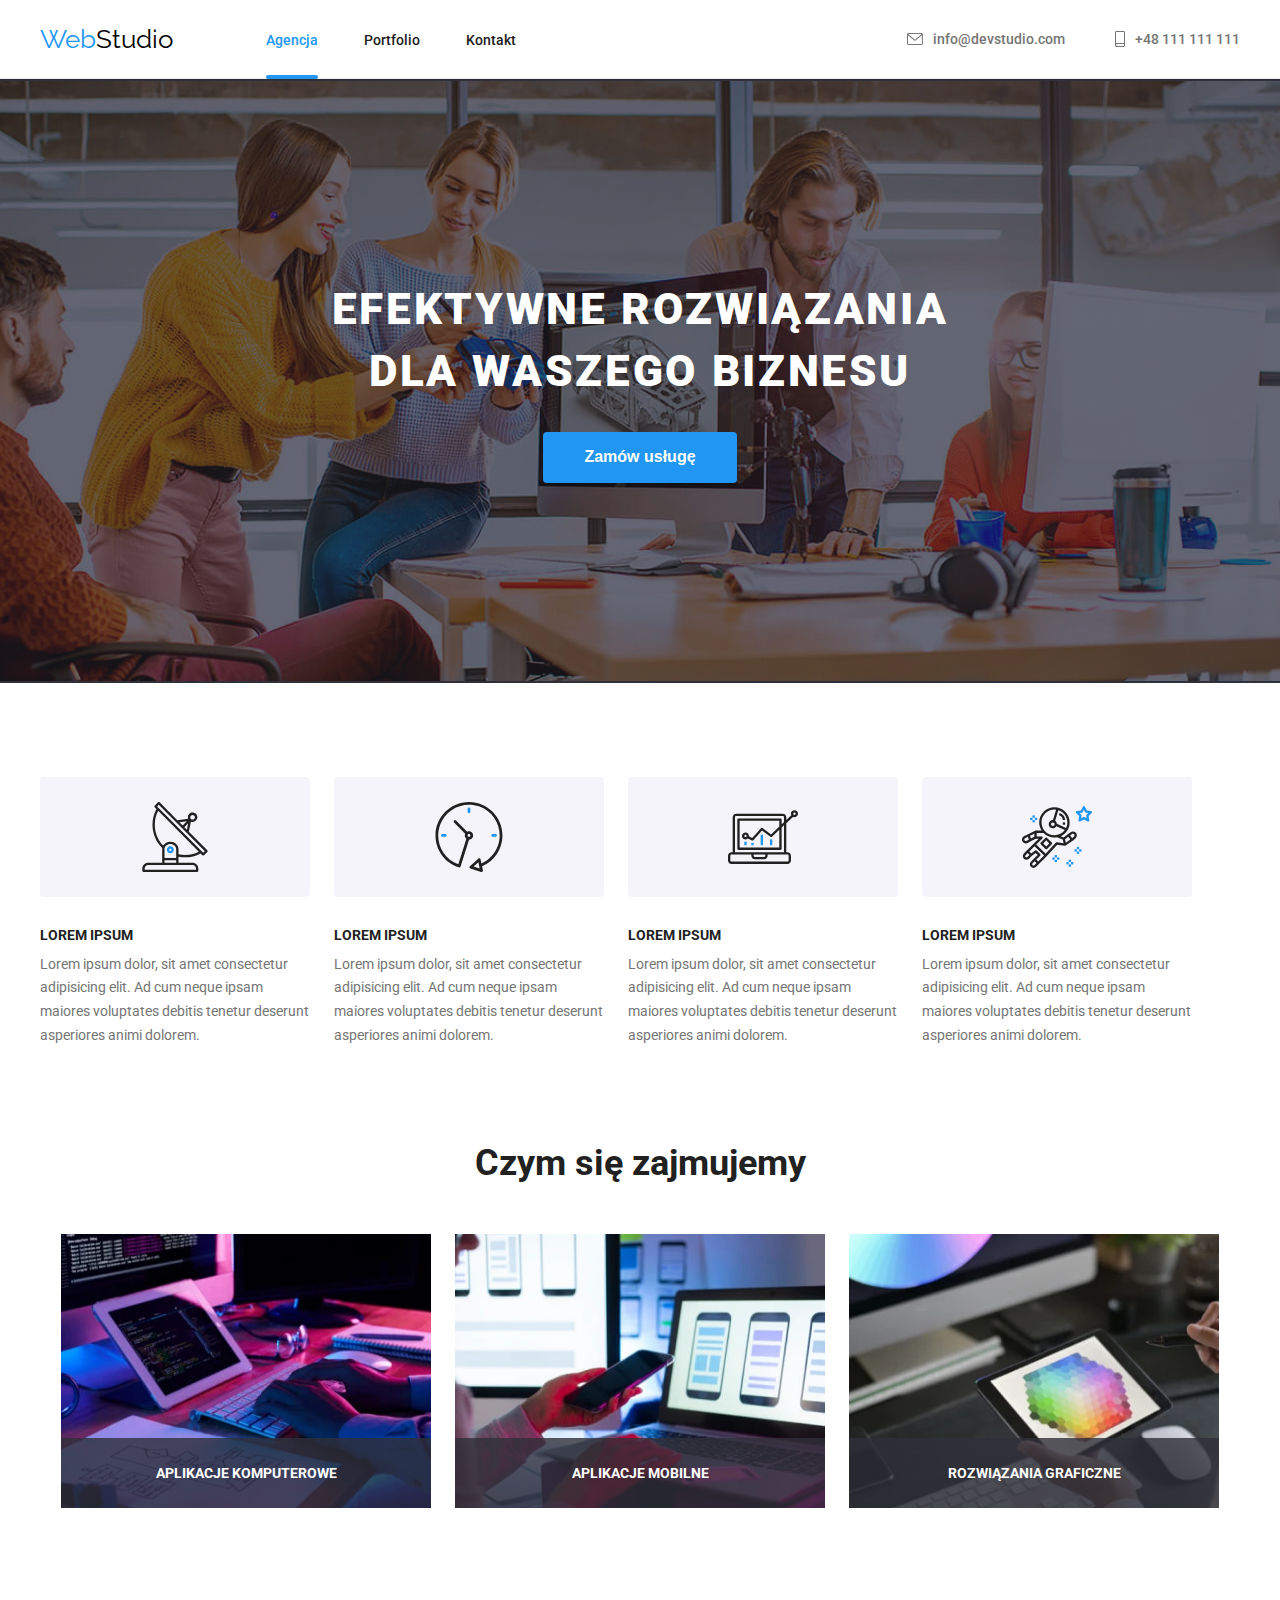
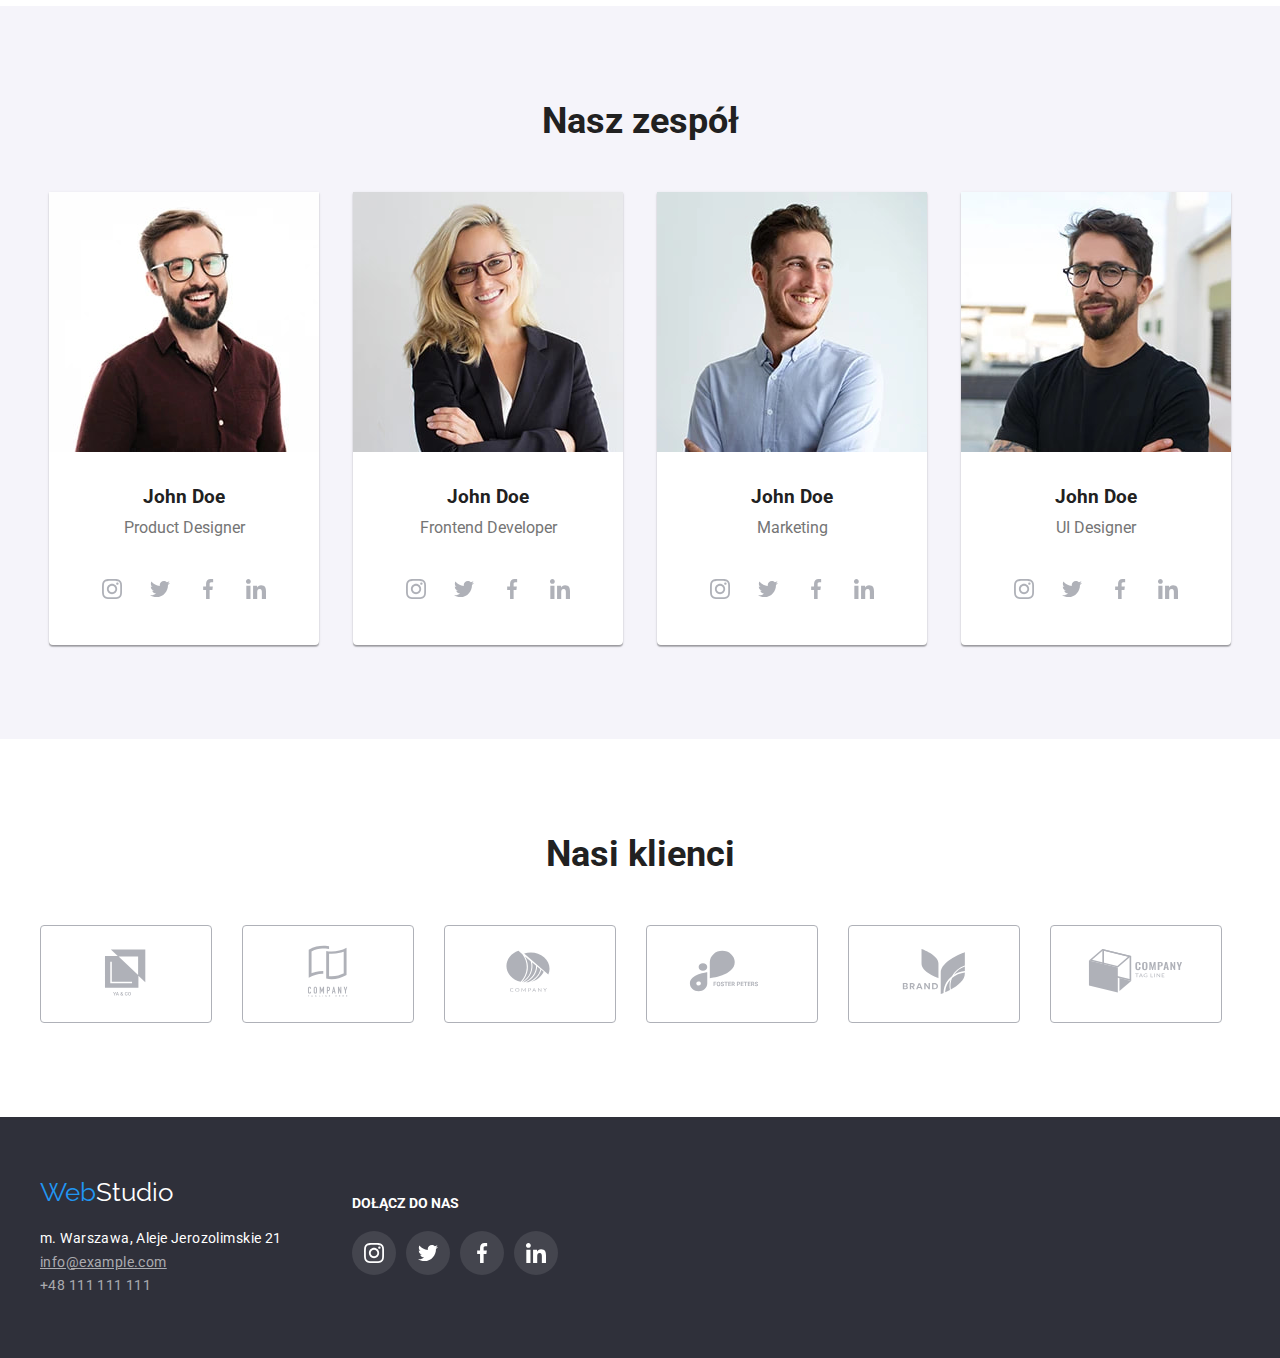
<file: 05-display-transform/index.html>
<!DOCTYPE html>
<html lang="pl">
  <head>
    <meta charset="UTF-8" />
    <meta http-equiv="X-UA-Compatible" content="IE=edge" />
    <meta name="viewport" content="width=device-width, initial-scale=1.0" />
    <link
      rel="stylesheet"
      href="https://cdnjs.cloudflare.com/ajax/libs/modern-normalize/1.1.0/modern-normalize.min.css"
      integrity="sha512-wpPYUAdjBVSE4KJnH1VR1HeZfpl1ub8YT/NKx4PuQ5NmX2tKuGu6U/JRp5y+Y8XG2tV+wKQpNHVUX03MfMFn9Q=="
      crossorigin="anonymous"
      referrerpolicy="no-referrer"
    />
    <link href="css/styles.css" rel="stylesheet" />
    <link rel="preconnect" href="https://fonts.googleapis.com" />
    <link rel="preconnect" href="https://fonts.gstatic.com" crossorigin />
    <link
      href="https://fonts.googleapis.com/css2?family=Raleway:wght@700&family=Roboto:wght@400;500;700;900&display=swap"
      rel="stylesheet"
    />
    <title>Studio</title>
  </head>
  <body>
    <!-- HEADER -->
    <header class="header-line">
      <div class="header container">
        <nav class="navigation">
          <a class="logo" href="index.html" title="Strona główna"
            ><span class="brand-color-blue">Web</span>Studio</a
          >
          <ul class="menu-list list">
            <li class="menu-item">
              <a class="menu-link is-active" href="index.html">Agencja</a>
            </li>
            <li class="menu-item">
              <a class="menu-link" href="portfolio.html">Portfolio</a>
            </li>
            <li class="menu-item"><a class="menu-link" href="#">Kontakt</a></li>
          </ul>
        </nav>
        <ul class="contact-list">
          <li class="contact-item">
            <a href="mailto:info@devstudio.com" class="contact-link"
              ><svg class="contact-icon" width="16" height="12">
                <use href="images/icons.svg#icon-contact-envelope"></use>
              </svg>
              <span>info@devstudio.com</span></a
            >
          </li>
          <li class="contact-item">
            <a href="tel:+48111111111" class="contact-link">
              <svg class="contact-icon" width="10" height="16">
                <use href="images/icons.svg#icon-contact-smartphone"></use>
              </svg>
              <span>+48 111 111 111</span>
            </a>
          </li>
        </ul>
      </div>
    </header>
    <!-- END HEADER -->
    <main>
      <!-- HERO -->
      <section class="hero section">
        <div class="hero-content">
          <h1 class="hero-title">Efektywne rozwiązania dla waszego biznesu</h1>
          <button type="button" class="hero-btn" data-modal-open>Zamów usługę</button>
        </div>
      </section>
      <!-- END HERO -->
      <!-- ADVANTAGES -->
      <section class="advantages section container">
        <ul class="advantages-list list">
          <li class="advantages-item">
            <div class="advantages-box">
              <svg width="70" height="70">
                <use href="images/icons.svg#icon-advantages-antenna"></use>
              </svg>
            </div>
            <h3 class="advantages-title">Lorem ipsum</h3>
            <p class="advantages-text">
              Lorem ipsum dolor, sit amet consectetur adipisicing elit. Ad cum neque ipsam maiores
              voluptates debitis tenetur deserunt asperiores animi dolorem.
            </p>
          </li>
          <li class="advantages-item">
            <div class="advantages-box">
              <svg width="70" height="70">
                <use href="images/icons.svg#icon-advantages-clock"></use>
              </svg>
            </div>
            <h3 class="advantages-title">Lorem ipsum</h3>
            <p class="advantages-text">
              Lorem ipsum dolor, sit amet consectetur adipisicing elit. Ad cum neque ipsam maiores
              voluptates debitis tenetur deserunt asperiores animi dolorem.
            </p>
          </li>
          <li class="advantages-item">
            <div class="advantages-box">
              <svg width="70" height="70">
                <use href="images/icons.svg#icon-advantages-diagram"></use>
              </svg>
            </div>
            <h3 class="advantages-title">Lorem ipsum</h3>
            <p class="advantages-text">
              Lorem ipsum dolor, sit amet consectetur adipisicing elit. Ad cum neque ipsam maiores
              voluptates debitis tenetur deserunt asperiores animi dolorem.
            </p>
          </li>
          <li class="advantages-item">
            <div class="advantages-box">
              <svg width="70" height="70">
                <use href="images/icons.svg#icon-advantages-astronaut"></use>
              </svg>
            </div>
            <h3 class="advantages-title">Lorem ipsum</h3>
            <p class="advantages-text">
              Lorem ipsum dolor, sit amet consectetur adipisicing elit. Ad cum neque ipsam maiores
              voluptates debitis tenetur deserunt asperiores animi dolorem.
            </p>
          </li>
        </ul>
      </section>
      <!-- END ADVANTAGES -->
      <!-- OFFER -->
      <section class="offer section container">
        <h2 class="studio-head">Czym się zajmujemy</h2>
        <ul class="offer-list list">
          <li class="offer-item">
            <img
              src="images/work1.jpg"
              width="370"
              height="274"
              alt="Nasze zajęcie numer 1"
              title="Nasze zajęcie numer 1"
            />
            <p class="offer-description">Aplikacje komputerowe</p>
          </li>
          <li class="offer-item">
            <img
              src="images/work2.jpg"
              width="370"
              height="274"
              alt="Nasze zajęcie numer 2"
              title="Nasze zajęcie numer 2"
            />
            <p class="offer-description">Aplikacje mobilne</p>
          </li>
          <li class="offer-item">
            <img
              src="images/work3.jpg"
              width="370"
              height="274"
              alt="Nasze zajęcie numer 3"
              title="Nasze zajęcie numer 3"
            />
            <p class="offer-description">Rozwiązania graficzne</p>
          </li>
        </ul>
      </section>
      <!-- END OFFER -->
      <!-- TEAM -->
      <section class="team section">
        <h2 class="studio-head">Nasz zespół</h2>
        <ul class="team-list list">
          <li class="team-item">
            <figure class="team-photo">
              <img src="images/team1.jpg" width="270" height="260" alt="John Doe" />
              <figcaption class="team-description">
                <h3>John Doe</h3>
                <p class="team-description-text">Product Designer</p>
                <div class="team-social-icons">
                  <a href="#" class="team-social-link" target="blank">
                    <svg class="team-social-icon" width="44" height="44">
                      <use href="images/icons.svg#icon-social-instagram"></use></svg
                  ></a>
                  <a href="#" class="team-social-link" target="blank">
                    <svg class="team-social-icon" width="44" height="44">
                      <use href="images/icons.svg#icon-social-twitter"></use></svg
                  ></a>
                  <a href="#" class="team-social-link" target="blank">
                    <svg class="team-social-icon" width="44" height="44">
                      <use href="images/icons.svg#icon-social-facebook"></use></svg
                  ></a>
                  <a href="#" class="team-social-link" target="blank">
                    <svg class="team-social-icon" width="44" height="44">
                      <use href="images/icons.svg#icon-social-linkedin"></use></svg
                  ></a>
                </div>
              </figcaption>
            </figure>
          </li>
          <li class="team-item">
            <figure class="team-photo">
              <img src="images/team2.jpg" width="270" height="260" alt="John Doe" />
              <figcaption class="team-description">
                <h3>John Doe</h3>
                <p class="team-description-text">Frontend Developer</p>
                <div class="team-social-icons">
                  <a href="#" class="team-social-link" target="blank">
                    <svg class="team-social-icon" width="44" height="44">
                      <use href="images/icons.svg#icon-social-instagram"></use></svg
                  ></a>
                  <a href="#" class="team-social-link" target="blank">
                    <svg class="team-social-icon" width="44" height="44">
                      <use href="images/icons.svg#icon-social-twitter"></use></svg
                  ></a>
                  <a href="#" class="team-social-link" target="blank">
                    <svg class="team-social-icon" width="44" height="44">
                      <use href="images/icons.svg#icon-social-facebook"></use></svg
                  ></a>
                  <a href="#" class="team-social-link" target="blank">
                    <svg class="team-social-icon" width="44" height="44">
                      <use href="images/icons.svg#icon-social-linkedin"></use></svg
                  ></a>
                </div>
              </figcaption>
            </figure>
          </li>
          <li class="team-item">
            <figure class="team-photo">
              <img src="images/team3.jpg" width="270" height="260" alt="John Doe" />
              <figcaption class="team-description">
                <h3>John Doe</h3>
                <p class="team-description-text">Marketing</p>
                <div class="team-social-icons">
                  <a href="#" class="team-social-link" target="blank">
                    <svg class="team-social-icon" width="44" height="44">
                      <use href="images/icons.svg#icon-social-instagram"></use></svg
                  ></a>
                  <a href="#" class="team-social-link" target="blank">
                    <svg class="team-social-icon" width="44" height="44">
                      <use href="images/icons.svg#icon-social-twitter"></use></svg
                  ></a>
                  <a href="#" class="team-social-link" target="blank">
                    <svg class="team-social-icon" width="44" height="44">
                      <use href="images/icons.svg#icon-social-facebook"></use></svg
                  ></a>
                  <a href="#" class="team-social-link" target="blank">
                    <svg class="team-social-icon" width="44" height="44">
                      <use href="images/icons.svg#icon-social-linkedin"></use></svg
                  ></a>
                </div>
              </figcaption>
            </figure>
          </li>
          <li class="team-item">
            <figure class="team-photo">
              <img src="images/team4.jpg" width="270" height="260" alt="John Doe" />
              <figcaption class="team-description">
                <h3>John Doe</h3>
                <p class="team-description-text">UI Designer</p>
                <div class="team-social-icons">
                  <a href="#" class="team-social-link" target="blank">
                    <svg class="team-social-icon" width="44" height="44">
                      <use href="images/icons.svg#icon-social-instagram"></use></svg
                  ></a>
                  <a href="#" class="team-social-link" target="blank">
                    <svg class="team-social-icon" width="44" height="44">
                      <use href="images/icons.svg#icon-social-twitter"></use></svg
                  ></a>
                  <a href="#" class="team-social-link" target="blank">
                    <svg class="team-social-icon" width="44" height="44">
                      <use href="images/icons.svg#icon-social-facebook"></use></svg
                  ></a>
                  <a href="#" class="team-social-link" target="blank">
                    <svg class="team-social-icon" width="44" height="44">
                      <use href="images/icons.svg#icon-social-linkedin"></use>
                    </svg>
                  </a>
                </div>
              </figcaption>
            </figure>
          </li>
        </ul>
      </section>
      <!-- END TEAM -->
      <!-- CLIENTS -->
      <section class="clients section container">
        <h2 class="studio-head">Nasi klienci</h2>
        <ul class="clients-list list">
          <li class="clients-item">
            <a href="#" class="clients-link" target="blank">
              <svg class="clients-icon" width="106" height="60">
                <use href="images/icons.svg#icon-clients-company-1"></use></svg
            ></a>
          </li>
          <li class="clients-item">
            <a href="#" class="clients-link" target="blank">
              <svg class="clients-icon" width="106" height="60">
                <use href="images/icons.svg#icon-clients-company-2"></use></svg
            ></a>
          </li>
          <li class="clients-item">
            <a href="#" class="clients-link" target="blank">
              <svg class="clients-icon" width="106" height="60">
                <use href="images/icons.svg#icon-clients-company-3"></use></svg
            ></a>
          </li>
          <li class="clients-item">
            <a href="#" class="clients-link" target="blank">
              <svg class="clients-icon" width="106" height="60">
                <use href="images/icons.svg#icon-clients-company-4"></use></svg
            ></a>
          </li>
          <li class="clients-item">
            <a href="#" class="clients-link" target="blank">
              <svg class="clients-icon" width="106" height="60">
                <use href="images/icons.svg#icon-clients-company-5"></use></svg
            ></a>
          </li>
          <li class="clients-item">
            <a href="#" class="clients-link" target="blank">
              <svg class="clients-icon" width="106" height="60">
                <use href="images/icons.svg#icon-clients-company-6"></use></svg
            ></a>
          </li>
        </ul>
      </section>
      <!-- END CLIENTS -->
    </main>
    <!-- FOOTER -->
    <footer class="footer">
      <div class="footer-content container">
        <div class="footer-address">
          <a class="logo" href="index.html" title="Strona główna"
            ><span class="brand-color-blue">Web</span>Studio</a
          >
          <address>
            <ul class="address-list list">
              <li class="address-item">m. Warszawa, Aleje Jerozolimskie 21</li>
              <li class="address-item">
                <a href="mailto:info@example.com" class="address-link"
                  ><span>info@example.com</span></a
                >
              </li>
              <li class="address-item">
                <a href="tel:+48111111111" class="address-link">+48 111 111 111</a>
              </li>
            </ul>
          </address>
        </div>
        <div class="footer-social">
          <p>Dołącz do nas</p>
          <ul class="footer-social-list list">
            <li class="footer-social-item">
              <a href="#" class="footer-social-link" target="blank"
                ><svg class="footer-social-icon" width="44" height="44">
                  <use href="images/icons.svg#icon-social-instagram"></use></svg
              ></a>
            </li>
            <li class="footer-social-item">
              <a href="#" class="footer-social-link" target="blank"
                ><svg class="footer-social-icon" width="44" height="44">
                  <use href="images/icons.svg#icon-social-twitter"></use></svg
              ></a>
            </li>
            <li class="footer-social-item">
              <a href="#" class="footer-social-link" target="blank"
                ><svg class="footer-social-icon" width="44" height="44">
                  <use href="images/icons.svg#icon-social-facebook"></use></svg
              ></a>
            </li>
            <li class="footer-social-item">
              <a href="#" class="footer-social-link" target="blank"
                ><svg class="footer-social-icon" width="44" height="44">
                  <use href="images/icons.svg#icon-social-linkedin"></use></svg
              ></a>
            </li>
          </ul>
        </div>
      </div>
    </footer>
    <!-- END FOOTER -->
    <!-- MODAL WINDOW -->
    <div class="backdrop is-hidden" data-modal>
      <div class="modal">
        <button class="modal-btn-close" data-modal-close>&times;</button>
      </div>
    </div>
    <script src="./js/modal.js"></script>
    <!-- END MODAL WINDOW -->
  </body>
</html>
</file>
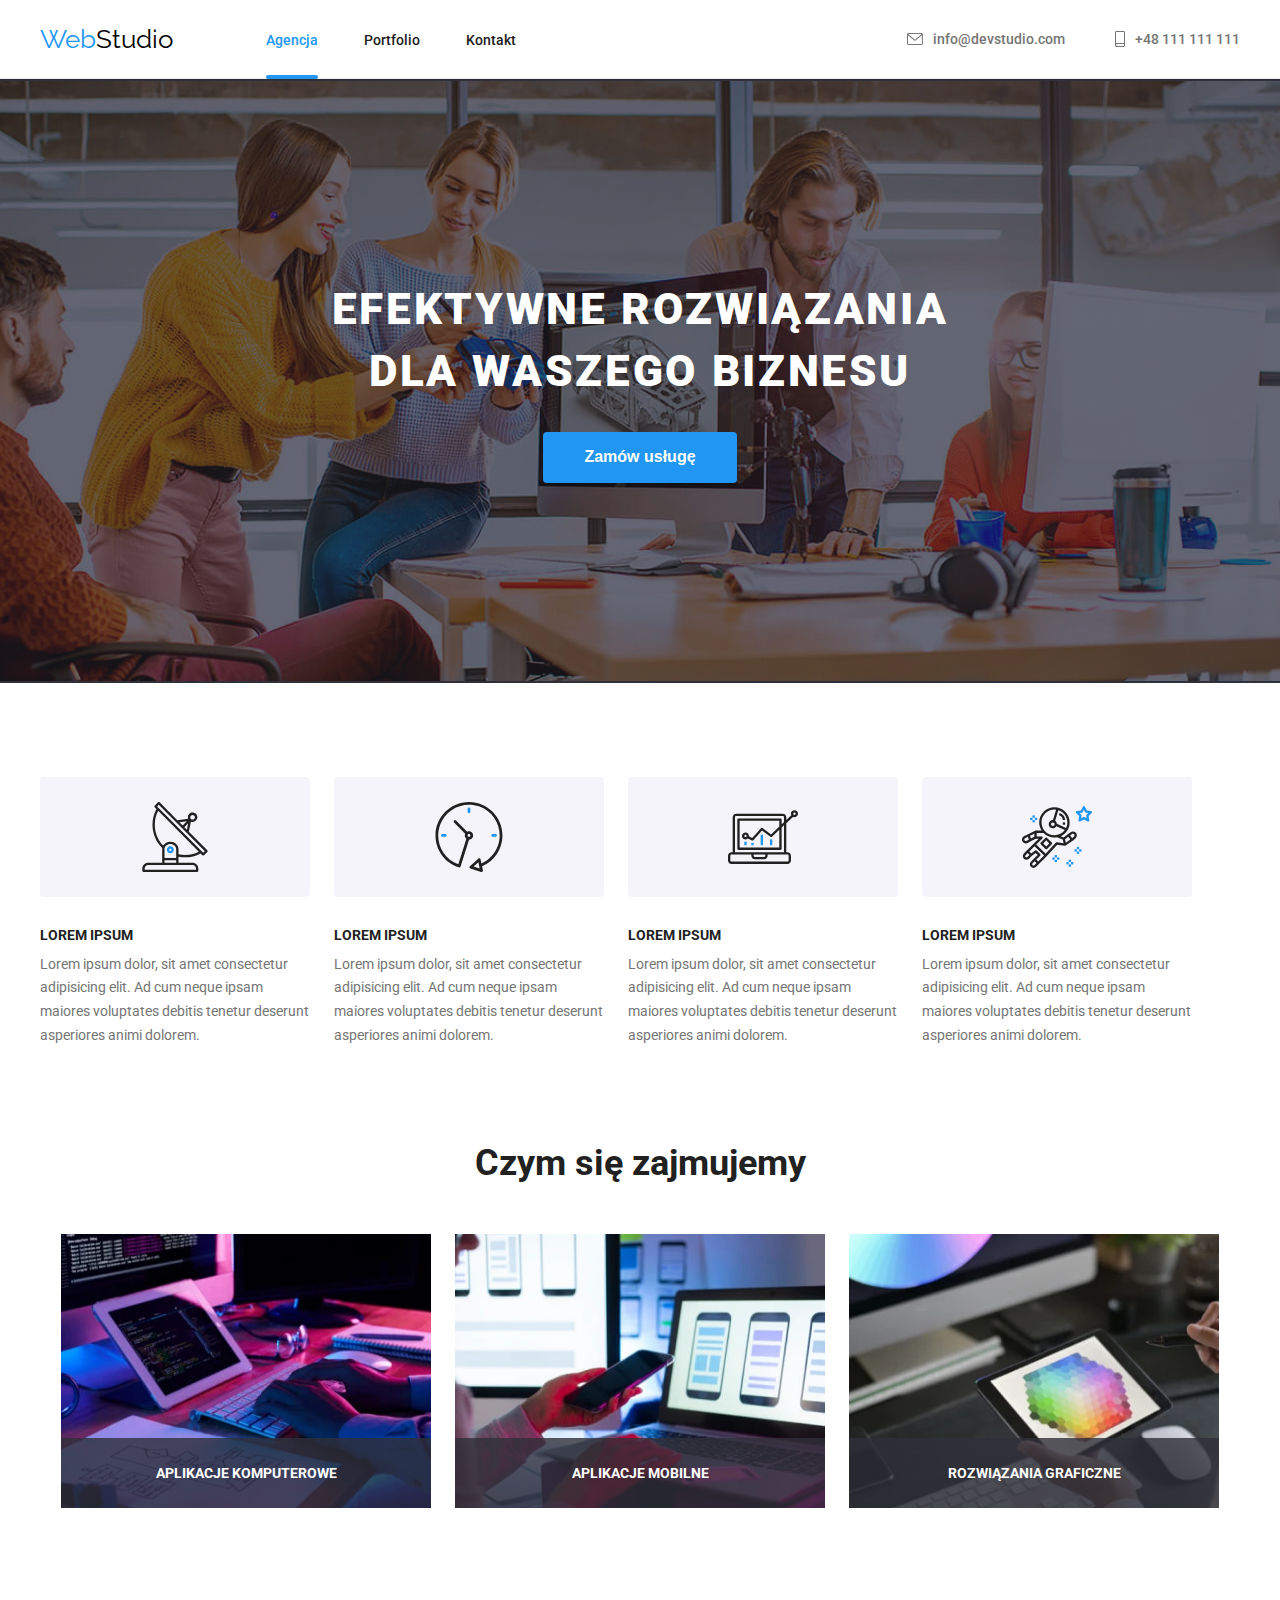
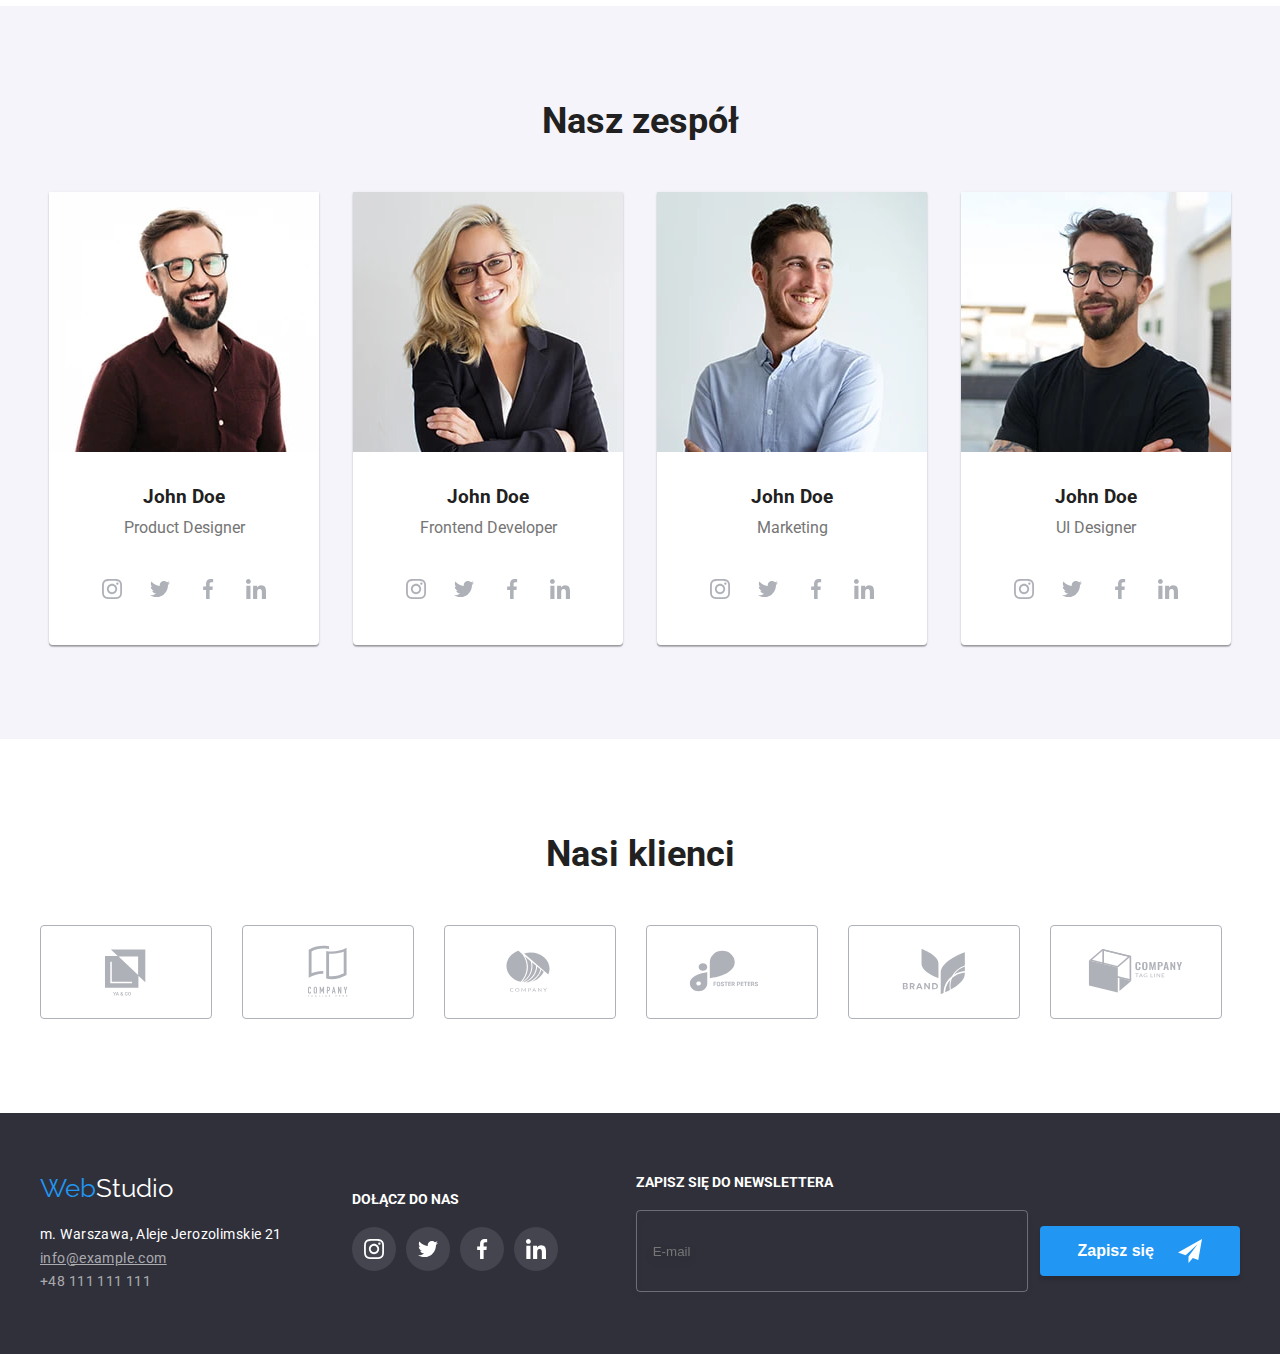
<file: 06-form/index.html>
<!DOCTYPE html>
<html lang="pl">
  <head>
    <meta charset="UTF-8" />
    <meta http-equiv="X-UA-Compatible" content="IE=edge" />
    <meta name="viewport" content="width=device-width, initial-scale=1.0" />
    <link
      rel="stylesheet"
      href="https://cdnjs.cloudflare.com/ajax/libs/modern-normalize/1.1.0/modern-normalize.min.css"
      integrity="sha512-wpPYUAdjBVSE4KJnH1VR1HeZfpl1ub8YT/NKx4PuQ5NmX2tKuGu6U/JRp5y+Y8XG2tV+wKQpNHVUX03MfMFn9Q=="
      crossorigin="anonymous"
      referrerpolicy="no-referrer"
    />
    <link href="css/styles.css" rel="stylesheet" />
    <link rel="preconnect" href="https://fonts.googleapis.com" />
    <link rel="preconnect" href="https://fonts.gstatic.com" crossorigin />
    <link
      href="https://fonts.googleapis.com/css2?family=Raleway:wght@700&family=Roboto:wght@400;500;700;900&display=swap"
      rel="stylesheet"
    />
    <title>Studio</title>
  </head>
  <body>
    <!-- HEADER -->
    <header class="header-line">
      <div class="header container">
        <nav class="navigation">
          <a class="logo" href="index.html" title="Strona główna"
            ><span class="brand-color-blue">Web</span>Studio</a
          >
          <ul class="menu-list list">
            <li class="menu-item">
              <a class="menu-link is-active" href="index.html">Agencja</a>
            </li>
            <li class="menu-item">
              <a class="menu-link" href="portfolio.html">Portfolio</a>
            </li>
            <li class="menu-item"><a class="menu-link" href="#">Kontakt</a></li>
          </ul>
        </nav>
        <ul class="contact-list">
          <li class="contact-item">
            <a href="mailto:info@devstudio.com" class="contact-link"
              ><svg class="contact-icon" width="16" height="12">
                <use href="images/icons.svg#icon-contact-envelope"></use>
              </svg>
              <span>info@devstudio.com</span></a
            >
          </li>
          <li class="contact-item">
            <a href="tel:+48111111111" class="contact-link">
              <svg class="contact-icon" width="10" height="16">
                <use href="images/icons.svg#icon-contact-smartphone"></use>
              </svg>
              <span>+48 111 111 111</span>
            </a>
          </li>
        </ul>
      </div>
    </header>
    <!-- END HEADER -->
    <main>
      <!-- HERO -->
      <section class="hero section">
        <div class="hero-content">
          <h1 class="hero-title">Efektywne rozwiązania dla waszego biznesu</h1>
          <button type="button" class="hero-btn" data-modal-open>Zamów usługę</button>
        </div>
      </section>
      <!-- END HERO -->
      <!-- ADVANTAGES -->
      <section class="advantages section container">
        <ul class="advantages-list list">
          <li class="advantages-item">
            <div class="advantages-box">
              <svg width="70" height="70">
                <use href="images/icons.svg#icon-advantages-antenna"></use>
              </svg>
            </div>
            <h3 class="advantages-title">Lorem ipsum</h3>
            <p class="advantages-text">
              Lorem ipsum dolor, sit amet consectetur adipisicing elit. Ad cum neque ipsam maiores
              voluptates debitis tenetur deserunt asperiores animi dolorem.
            </p>
          </li>
          <li class="advantages-item">
            <div class="advantages-box">
              <svg width="70" height="70">
                <use href="images/icons.svg#icon-advantages-clock"></use>
              </svg>
            </div>
            <h3 class="advantages-title">Lorem ipsum</h3>
            <p class="advantages-text">
              Lorem ipsum dolor, sit amet consectetur adipisicing elit. Ad cum neque ipsam maiores
              voluptates debitis tenetur deserunt asperiores animi dolorem.
            </p>
          </li>
          <li class="advantages-item">
            <div class="advantages-box">
              <svg width="70" height="70">
                <use href="images/icons.svg#icon-advantages-diagram"></use>
              </svg>
            </div>
            <h3 class="advantages-title">Lorem ipsum</h3>
            <p class="advantages-text">
              Lorem ipsum dolor, sit amet consectetur adipisicing elit. Ad cum neque ipsam maiores
              voluptates debitis tenetur deserunt asperiores animi dolorem.
            </p>
          </li>
          <li class="advantages-item">
            <div class="advantages-box">
              <svg width="70" height="70">
                <use href="images/icons.svg#icon-advantages-astronaut"></use>
              </svg>
            </div>
            <h3 class="advantages-title">Lorem ipsum</h3>
            <p class="advantages-text">
              Lorem ipsum dolor, sit amet consectetur adipisicing elit. Ad cum neque ipsam maiores
              voluptates debitis tenetur deserunt asperiores animi dolorem.
            </p>
          </li>
        </ul>
      </section>
      <!-- END ADVANTAGES -->
      <!-- OFFER -->
      <section class="offer section container">
        <h2 class="studio-head">Czym się zajmujemy</h2>
        <ul class="offer-list list">
          <li class="offer-item">
            <img
              src="images/work1.jpg"
              width="370"
              height="274"
              alt="Nasze zajęcie numer 1"
              title="Nasze zajęcie numer 1"
            />
            <p class="offer-description">Aplikacje komputerowe</p>
          </li>
          <li class="offer-item">
            <img
              src="images/work2.jpg"
              width="370"
              height="274"
              alt="Nasze zajęcie numer 2"
              title="Nasze zajęcie numer 2"
            />
            <p class="offer-description">Aplikacje mobilne</p>
          </li>
          <li class="offer-item">
            <img
              src="images/work3.jpg"
              width="370"
              height="274"
              alt="Nasze zajęcie numer 3"
              title="Nasze zajęcie numer 3"
            />
            <p class="offer-description">Rozwiązania graficzne</p>
          </li>
        </ul>
      </section>
      <!-- END OFFER -->
      <!-- TEAM -->
      <section class="team section">
        <h2 class="studio-head">Nasz zespół</h2>
        <ul class="team-list list">
          <li class="team-item">
            <figure class="team-photo">
              <img src="images/team1.jpg" width="270" height="260" alt="John Doe" />
              <figcaption class="team-description">
                <h3>John Doe</h3>
                <p class="team-description-text">Product Designer</p>
                <div class="team-social-icons">
                  <svg class="team-social-icon" width="44" height="44">
                    <use href="images/icons.svg#icon-social-instagram"></use>
                  </svg>
                  <svg class="team-social-icon" width="44" height="44">
                    <use href="images/icons.svg#icon-social-twitter"></use>
                  </svg>
                  <svg class="team-social-icon" width="44" height="44">
                    <use href="images/icons.svg#icon-social-facebook"></use>
                  </svg>
                  <svg class="team-social-icon" width="44" height="44">
                    <use href="images/icons.svg#icon-social-linkedin"></use>
                  </svg>
                </div>
              </figcaption>
            </figure>
          </li>
          <li class="team-item">
            <figure class="team-photo">
              <img src="images/team2.jpg" width="270" height="260" alt="John Doe" />
              <figcaption class="team-description">
                <h3>John Doe</h3>
                <p class="team-description-text">Frontend Developer</p>
                <div class="team-social-icons">
                  <svg class="team-social-icon" width="44" height="44">
                    <use href="images/icons.svg#icon-social-instagram"></use>
                  </svg>
                  <svg class="team-social-icon" width="44" height="44">
                    <use href="images/icons.svg#icon-social-twitter"></use>
                  </svg>
                  <svg class="team-social-icon" width="44" height="44">
                    <use href="images/icons.svg#icon-social-facebook"></use>
                  </svg>
                  <svg class="team-social-icon" width="44" height="44">
                    <use href="images/icons.svg#icon-social-linkedin"></use>
                  </svg>
                </div>
              </figcaption>
            </figure>
          </li>
          <li class="team-item">
            <figure class="team-photo">
              <img src="images/team3.jpg" width="270" height="260" alt="John Doe" />
              <figcaption class="team-description">
                <h3>John Doe</h3>
                <p class="team-description-text">Marketing</p>
                <div class="team-social-icons">
                  <svg class="team-social-icon" width="44" height="44">
                    <use href="images/icons.svg#icon-social-instagram"></use>
                  </svg>
                  <svg class="team-social-icon" width="44" height="44">
                    <use href="images/icons.svg#icon-social-twitter"></use>
                  </svg>
                  <svg class="team-social-icon" width="44" height="44">
                    <use href="images/icons.svg#icon-social-facebook"></use>
                  </svg>
                  <svg class="team-social-icon" width="44" height="44">
                    <use href="images/icons.svg#icon-social-linkedin"></use>
                  </svg>
                </div>
              </figcaption>
            </figure>
          </li>
          <li class="team-item">
            <figure class="team-photo">
              <img src="images/team4.jpg" width="270" height="260" alt="John Doe" />
              <figcaption class="team-description">
                <h3>John Doe</h3>
                <p class="team-description-text">UI Designer</p>
                <div class="team-social-icons">
                  <svg class="team-social-icon" width="44" height="44">
                    <use href="images/icons.svg#icon-social-instagram"></use>
                  </svg>
                  <svg class="team-social-icon" width="44" height="44">
                    <use href="images/icons.svg#icon-social-twitter"></use>
                  </svg>
                  <svg class="team-social-icon" width="44" height="44">
                    <use href="images/icons.svg#icon-social-facebook"></use>
                  </svg>
                  <svg class="team-social-icon" width="44" height="44">
                    <use href="images/icons.svg#icon-social-linkedin"></use>
                  </svg>
                </div>
              </figcaption>
            </figure>
          </li>
        </ul>
      </section>
      <!-- END TEAM -->
      <!-- CLIENTS -->
      <section class="clients section container">
        <h2 class="studio-head">Nasi klienci</h2>
        <ul class="clients-list list">
          <li class="clients-item">
            <svg class="clients-icon" width="106" height="60">
              <use href="images/icons.svg#icon-clients-company-1"></use>
            </svg>
          </li>
          <li class="clients-item">
            <svg class="clients-icon" width="106" height="60">
              <use href="images/icons.svg#icon-clients-company-2"></use>
            </svg>
          </li>
          <li class="clients-item">
            <svg class="clients-icon" width="106" height="60">
              <use href="images/icons.svg#icon-clients-company-3"></use>
            </svg>
          </li>
          <li class="clients-item">
            <svg class="clients-icon" width="106" height="60">
              <use href="images/icons.svg#icon-clients-company-4"></use>
            </svg>
          </li>
          <li class="clients-item">
            <svg class="clients-icon" width="106" height="60">
              <use href="images/icons.svg#icon-clients-company-5"></use>
            </svg>
          </li>
          <li class="clients-item">
            <svg class="clients-icon" width="106" height="60">
              <use href="images/icons.svg#icon-clients-company-6"></use>
            </svg>
          </li>
        </ul>
      </section>
      <!-- END CLIENTS -->
    </main>
    <!-- FOOTER -->
    <footer class="footer">
      <div class="footer-content container">
        <div class="footer-address">
          <a class="logo" href="index.html" title="Strona główna"
            ><span class="brand-color-blue">Web</span>Studio</a
          >
          <address>
            <ul class="address-list list">
              <li class="address-item">m. Warszawa, Aleje Jerozolimskie 21</li>
              <li class="address-item">
                <a href="mailto:info@example.com" class="address-link"
                  ><span>info@example.com</span></a
                >
              </li>
              <li class="address-item">
                <a href="tel:+48111111111" class="address-link">+48 111 111 111</a>
              </li>
            </ul>
          </address>
        </div>
        <div class="footer-social">
          <p>Dołącz do nas</p>
          <ul class="footer-social-list list">
            <li class="footer-social-item">
              <svg class="footer-social-icon" width="44" height="44">
                <use href="images/icons.svg#icon-social-instagram"></use>
              </svg>
            </li>
            <li class="footer-social-item">
              <svg class="footer-social-icon" width="44" height="44">
                <use href="images/icons.svg#icon-social-twitter"></use>
              </svg>
            </li>
            <li class="footer-social-item">
              <svg class="footer-social-icon" width="44" height="44">
                <use href="images/icons.svg#icon-social-facebook"></use>
              </svg>
            </li>
            <li class="footer-social-item">
              <svg class="footer-social-icon" width="44" height="44">
                <use href="images/icons.svg#icon-social-linkedin"></use>
              </svg>
            </li>
          </ul>
        </div>
        <div class="footer-newsletter">
          <p>Zapisz się do newslettera</p>
          <form name="newsletter-form" class="newsletter-form">
            <label
              ><input
                type="email"
                name="newsletter-email"
                class="newsletter-input"
                placeholder="E-mail"
            /></label>
            <button type="submit" class="newsletter-btn">
              <span>Zapisz się</span>
              <svg class="footer-icon-newsletter" width="24" height="24">
                <use href="images/icons.svg#icon-newsletter"></use>
              </svg>
            </button>
          </form>
        </div>
      </div>
    </footer>
    <!-- END FOOTER -->
    <!-- MODAL WINDOW -->
    <div class="backdrop is-hidden" data-modal>
      <div class="modal">
        <button class="modal-btn-close" data-modal-close>
          <svg class="modal-icon-close" width="18" height="18">
            <use href="images/icons.svg#icon-button-close"></use>
          </svg>
        </button>
        <p class="modal-title">Zostaw swoje dane w formularzu poniżej</p>
        <form name="contact-form" class="modal-form">
          <label class="modal-form-label">
            <svg class="modal-form-icon" width="20" height="20">
              <use href="images/icons.svg#icon-modal-name"></use>
            </svg>
            Imię
            <input type="text" name="contact-name" class="modal-form-input" />
          </label>
          <label class="modal-form-label">
            <svg class="modal-form-icon" width="20" height="20">
              <use href="images/icons.svg#icon-modal-phone"></use>
            </svg>
            Telefon
            <input type="tel" name="contact-phone" class="modal-form-input" />
          </label>
          <label class="modal-form-label">
            <svg class="modal-form-icon" width="20" height="20">
              <use href="images/icons.svg#icon-modal-email"></use>
            </svg>
            Email
            <input type="email" name="contact-email" class="modal-form-input" />
          </label>
          <label class="modal-form-label"
            >Komentarz
            <textarea
              name="contact-comment"
              placeholder="Wprowadź tekst"
              class="modal-form-input modal-form-textarea"
            ></textarea>
          </label>
          <label class="modal-form-check">
            <input type="checkbox" name="accept-rules" value="accept-rules" />
            Oświadczam iż akceptuję <a href="#" target="_top" class="modal-link">Regulamin</a> i
            <a href="#" target="_top" class="modal-link">Politykę Prywatności</a>.
          </label>

          <button type="submit" class="modal-form-btn">Wyślij</button>
        </form>
      </div>
    </div>
    <script src="./js/modal.js"></script>
    <!-- END MODAL WINDOW -->
  </body>
</html>
</file>
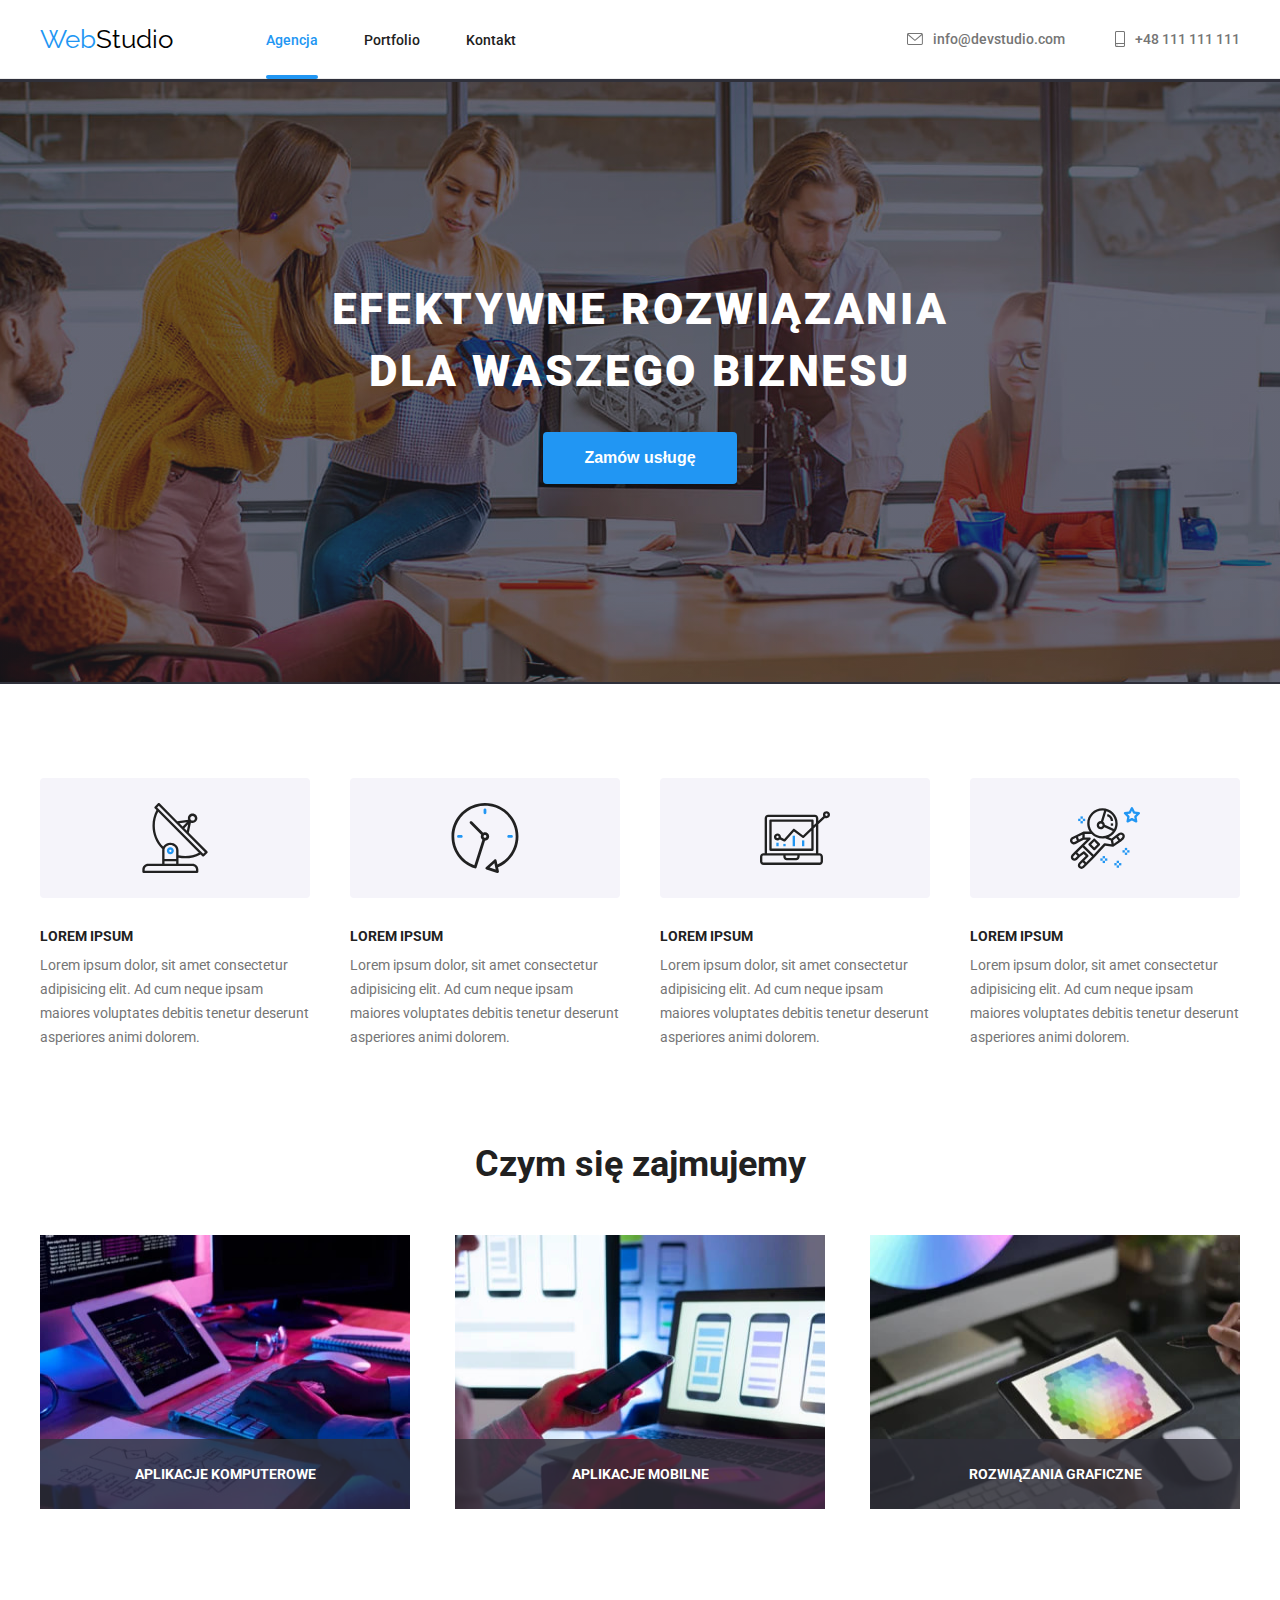
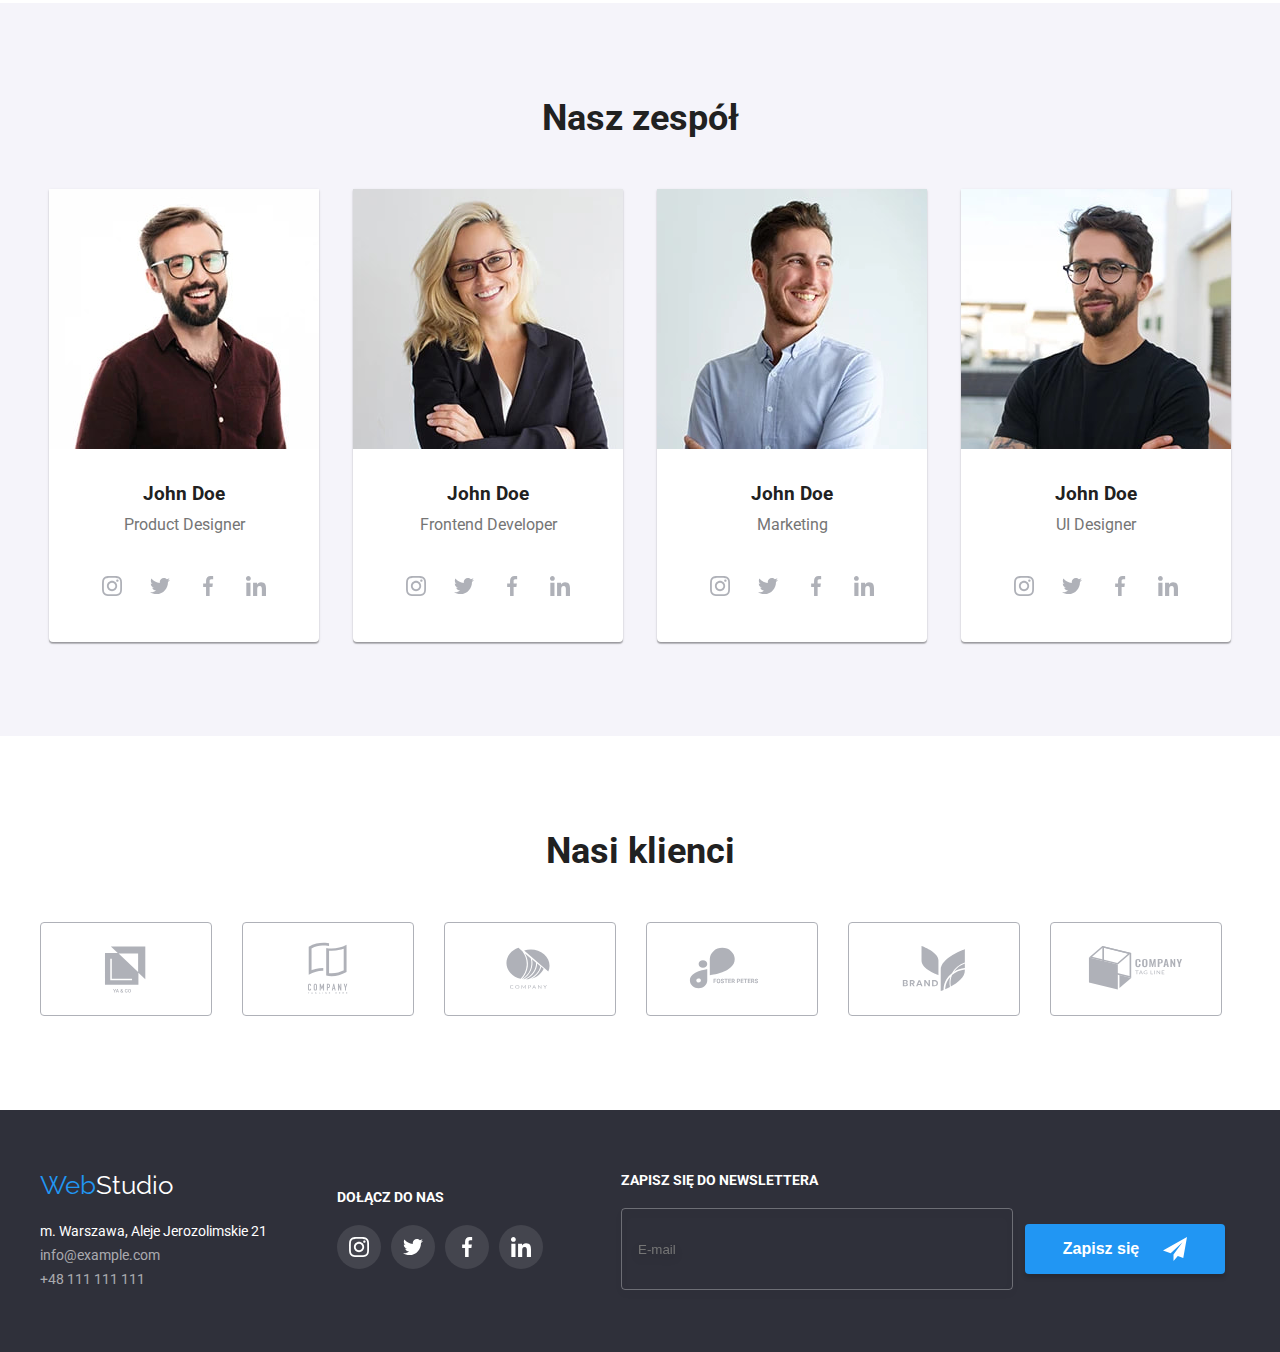
<file: 07-bem-sass/index.html>
<!DOCTYPE html>
<html lang="pl">
  <head>
    <meta charset="UTF-8" />
    <meta http-equiv="X-UA-Compatible" content="IE=edge" />
    <meta name="viewport" content="width=device-width, initial-scale=1.0" />
    <link
      rel="stylesheet"
      href="https://cdnjs.cloudflare.com/ajax/libs/modern-normalize/1.1.0/modern-normalize.min.css"
      integrity="sha512-wpPYUAdjBVSE4KJnH1VR1HeZfpl1ub8YT/NKx4PuQ5NmX2tKuGu6U/JRp5y+Y8XG2tV+wKQpNHVUX03MfMFn9Q=="
      crossorigin="anonymous"
      referrerpolicy="no-referrer"
    />
    <link href="css/main.min.css" rel="stylesheet" />
    <link rel="preconnect" href="https://fonts.googleapis.com" />
    <link rel="preconnect" href="https://fonts.gstatic.com" crossorigin />
    <link
      href="https://fonts.googleapis.com/css2?family=Raleway:wght@700&family=Roboto:wght@400;500;700;900&display=swap"
      rel="stylesheet"
    />
    <title>Studio</title>
  </head>
  <body>
    <!------------ HEADER BLOCK ------------>
    <header class="header">
      <div class="header__container container">
        <nav class="header__navigation">
          <!------------ LOGO BLOCK ------------>
          <a class="logo" href="index.html" title="Strona główna"
            >Web<span class="logo--header">Studio</span></a
          >
          <!------------ END LOGO BLOCK ------------>
          <ul class="header__menu-main list">
            <li class="header__menu-main-item">
              <a class="header__menu-main-link header__menu-main-link--is-active" href="index.html"
                >Agencja</a
              >
            </li>
            <li class="header__menu-main-item">
              <a class="header__menu-main-link" href="portfolio.html">Portfolio</a>
            </li>
            <li class="header__menu-main-item">
              <a class="header__menu-main-link" href="#">Kontakt</a>
            </li>
          </ul>
        </nav>
        <ul class="header__menu-contact">
          <li class="header__menu-contact-item">
            <a href="mailto:info@devstudio.com" class="header__menu-contact-link"
              ><svg class="header__menu-contact-icon" width="16" height="12">
                <use href="images/icons.svg#icon-contact-envelope"></use>
              </svg>
              <span>info@devstudio.com</span></a
            >
          </li>
          <li class="header__menu-contact-item">
            <a href="tel:+48111111111" class="header__menu-contact-link">
              <svg class="header__menu-contact-icon" width="10" height="16">
                <use href="images/icons.svg#icon-contact-smartphone"></use>
              </svg>
              <span>+48 111 111 111</span>
            </a>
          </li>
        </ul>
      </div>
    </header>
    <!------------ END HEADER BLOCK ------------>
    <main>
      <!------------ HERO BLOCK ------------>
      <section class="hero section">
        <div class="hero__content">
          <h1 class="hero__title">Efektywne rozwiązania dla waszego biznesu</h1>
          <!------------ BUTTON BLOCK ------------>
          <button type="button" class="button button--hero" data-modal-open>Zamów usługę</button>
          <!------------ END BUTTON BLOCK ------------>
        </div>
      </section>
      <!------------ END HERO BLOCK ------------>
      <!------------ ADVANTAGES BLOCK ------------>
      <section class="advantages section container">
        <ul class="advantages__list list">
          <li class="advantages__list-item">
            <div class="advantages__box">
              <svg width="70" height="70">
                <use href="images/icons.svg#icon-advantages-antenna"></use>
              </svg>
            </div>
            <h3 class="advantages__title">Lorem ipsum</h3>
            <p class="advantages__text">
              Lorem ipsum dolor, sit amet consectetur adipisicing elit. Ad cum neque ipsam maiores
              voluptates debitis tenetur deserunt asperiores animi dolorem.
            </p>
          </li>
          <li class="advantages__list-item">
            <div class="advantages__box">
              <svg width="70" height="70">
                <use href="images/icons.svg#icon-advantages-clock"></use>
              </svg>
            </div>
            <h3 class="advantages__title">Lorem ipsum</h3>
            <p class="advantages__text">
              Lorem ipsum dolor, sit amet consectetur adipisicing elit. Ad cum neque ipsam maiores
              voluptates debitis tenetur deserunt asperiores animi dolorem.
            </p>
          </li>
          <li class="advantages__list-item">
            <div class="advantages__box">
              <svg width="70" height="70">
                <use href="images/icons.svg#icon-advantages-diagram"></use>
              </svg>
            </div>
            <h3 class="advantages__title">Lorem ipsum</h3>
            <p class="advantages__text">
              Lorem ipsum dolor, sit amet consectetur adipisicing elit. Ad cum neque ipsam maiores
              voluptates debitis tenetur deserunt asperiores animi dolorem.
            </p>
          </li>
          <li class="advantages__list-item">
            <div class="advantages__box">
              <svg width="70" height="70">
                <use href="images/icons.svg#icon-advantages-astronaut"></use>
              </svg>
            </div>
            <h3 class="advantages__title">Lorem ipsum</h3>
            <p class="advantages__text">
              Lorem ipsum dolor, sit amet consectetur adipisicing elit. Ad cum neque ipsam maiores
              voluptates debitis tenetur deserunt asperiores animi dolorem.
            </p>
          </li>
        </ul>
      </section>
      <!------------ END ADVANTAGES BLOCK ------------>
      <!------------ OFFER BLOCK ------------>
      <section class="offer section container">
        <h2 class="section-title">Czym się zajmujemy</h2>
        <ul class="offer__list list">
          <li class="offer__list-item">
            <img
              class="offer__image"
              src="images/work1.jpg"
              width="370"
              height="274"
              alt="Nasze zajęcie numer 1"
              title="Nasze zajęcie numer 1"
            />
            <p class="offer__description">Aplikacje komputerowe</p>
          </li>
          <li class="offer__list-item">
            <img
              class="offer__image"
              src="images/work2.jpg"
              width="370"
              height="274"
              alt="Nasze zajęcie numer 2"
              title="Nasze zajęcie numer 2"
            />
            <p class="offer__description">Aplikacje mobilne</p>
          </li>
          <li class="offer__list-item">
            <img
              class="offer__image"
              src="images/work3.jpg"
              width="370"
              height="274"
              alt="Nasze zajęcie numer 3"
              title="Nasze zajęcie numer 3"
            />
            <p class="offer__description">Rozwiązania graficzne</p>
          </li>
        </ul>
      </section>
      <!------------ END OFFER BLOCK ------------>
      <!------------ TEAM BLOCK BLOCK ------------>
      <section class="team section">
        <h2 class="section-title">Nasz zespół</h2>
        <ul class="team__list list">
          <li class="team__list-item">
            <figure class="team__photo">
              <img src="images/team1.jpg" width="270" height="260" alt="John Doe" />
              <figcaption class="team__description">
                <h3 class="team__description-name">John Doe</h3>
                <p class="team__description-text">Product Designer</p>
                <div class="team__description-socials">
                  <svg class="team__description-icon" width="44" height="44">
                    <use href="images/icons.svg#icon-social-instagram"></use>
                  </svg>
                  <svg class="team__description-icon" width="44" height="44">
                    <use href="images/icons.svg#icon-social-twitter"></use>
                  </svg>
                  <svg class="team__description-icon" width="44" height="44">
                    <use href="images/icons.svg#icon-social-facebook"></use>
                  </svg>
                  <svg class="team__description-icon" width="44" height="44">
                    <use href="images/icons.svg#icon-social-linkedin"></use>
                  </svg>
                </div>
              </figcaption>
            </figure>
          </li>
          <li class="team__list-item">
            <figure class="team__photo">
              <img src="images/team2.jpg" width="270" height="260" alt="John Doe" />
              <figcaption class="team__description">
                <h3 class="team__description-name">John Doe</h3>
                <p class="team__description-text">Frontend Developer</p>
                <div class="team__description-socials">
                  <svg class="team__description-icon" width="44" height="44">
                    <use href="images/icons.svg#icon-social-instagram"></use>
                  </svg>
                  <svg class="team__description-icon" width="44" height="44">
                    <use href="images/icons.svg#icon-social-twitter"></use>
                  </svg>
                  <svg class="team__description-icon" width="44" height="44">
                    <use href="images/icons.svg#icon-social-facebook"></use>
                  </svg>
                  <svg class="team__description-icon" width="44" height="44">
                    <use href="images/icons.svg#icon-social-linkedin"></use>
                  </svg>
                </div>
              </figcaption>
            </figure>
          </li>
          <li class="team__list-item">
            <figure class="team__photo">
              <img src="images/team3.jpg" width="270" height="260" alt="John Doe" />
              <figcaption class="team__description">
                <h3 class="team__description-name">John Doe</h3>
                <p class="team__description-text">Marketing</p>
                <div class="team__description-socials">
                  <svg class="team__description-icon" width="44" height="44">
                    <use href="images/icons.svg#icon-social-instagram"></use>
                  </svg>
                  <svg class="team__description-icon" width="44" height="44">
                    <use href="images/icons.svg#icon-social-twitter"></use>
                  </svg>
                  <svg class="team__description-icon" width="44" height="44">
                    <use href="images/icons.svg#icon-social-facebook"></use>
                  </svg>
                  <svg class="team__description-icon" width="44" height="44">
                    <use href="images/icons.svg#icon-social-linkedin"></use>
                  </svg>
                </div>
              </figcaption>
            </figure>
          </li>
          <li class="team__list-item">
            <figure class="team__photo">
              <img src="images/team4.jpg" width="270" height="260" alt="John Doe" />
              <figcaption class="team__description">
                <h3 class="team__description-name">John Doe</h3>
                <p class="team__description-text">UI Designer</p>
                <div class="team__description-socials">
                  <svg class="team__description-icon" width="44" height="44">
                    <use href="images/icons.svg#icon-social-instagram"></use>
                  </svg>
                  <svg class="team__description-icon" width="44" height="44">
                    <use href="images/icons.svg#icon-social-twitter"></use>
                  </svg>
                  <svg class="team__description-icon" width="44" height="44">
                    <use href="images/icons.svg#icon-social-facebook"></use>
                  </svg>
                  <svg class="team__description-icon" width="44" height="44">
                    <use href="images/icons.svg#icon-social-linkedin"></use>
                  </svg>
                </div>
              </figcaption>
            </figure>
          </li>
        </ul>
      </section>
      <!------------ END TEAM BLOCK ------------>
      <!------------ CLIENTS BLOCK ------------>
      <section class="clients section container">
        <h2 class="section-title">Nasi klienci</h2>
        <ul class="clients__list list">
          <li class="clients__list-item">
            <svg class="clients__icon" width="106" height="60">
              <use href="images/icons.svg#icon-clients-company-1"></use>
            </svg>
          </li>
          <li class="clients__list-item">
            <svg class="clients__icon" width="106" height="60">
              <use href="images/icons.svg#icon-clients-company-2"></use>
            </svg>
          </li>
          <li class="clients__list-item">
            <svg class="clients__icon" width="106" height="60">
              <use href="images/icons.svg#icon-clients-company-3"></use>
            </svg>
          </li>
          <li class="clients__list-item">
            <svg class="clients__icon" width="106" height="60">
              <use href="images/icons.svg#icon-clients-company-4"></use>
            </svg>
          </li>
          <li class="clients__list-item">
            <svg class="clients__icon" width="106" height="60">
              <use href="images/icons.svg#icon-clients-company-5"></use>
            </svg>
          </li>
          <li class="clients__list-item">
            <svg class="clients__icon" width="106" height="60">
              <use href="images/icons.svg#icon-clients-company-6"></use>
            </svg>
          </li>
        </ul>
      </section>
      <!------------ END CLIENTS BLOCK ------------>
    </main>
    <!------------ FOOTER BLOCK ------------>
    <footer class="footer">
      <div class="footer__container container">
        <div class="footer__address">
          <!------------ LOGO BLOCK ------------>
          <a class="logo" href="index.html" title="Strona główna"
            >Web<span class="logo--footer">Studio</span></a
          >
          <!------------ END LOGO BLOCK ------------>
          <address>
            <ul class="footer__address-list list">
              <li class="footer__address-list-item">m. Warszawa, Aleje Jerozolimskie 21</li>
              <li class="footer__address-list-item">
                <a href="mailto:info@example.com" class="footer__address-list-item-link"
                  >info@example.com</a
                >
              </li>
              <li class="footer__address-list-item">
                <a href="tel:+48111111111" class="footer__address-list-item-link"
                  >+48 111 111 111</a
                >
              </li>
            </ul>
          </address>
        </div>
        <div class="footer__socials">
          <p class="footer__description">Dołącz do nas</p>
          <ul class="footer__socials-list list">
            <li class="footer__socials-list-item">
              <svg class="footer__socials-icon" width="44" height="44">
                <use href="images/icons.svg#icon-social-instagram"></use>
              </svg>
            </li>
            <li class="footer__socials-list-item">
              <svg class="footer__socials-icon" width="44" height="44">
                <use href="images/icons.svg#icon-social-twitter"></use>
              </svg>
            </li>
            <li class="footer__socials-list-item">
              <svg class="footer__socials-icon" width="44" height="44">
                <use href="images/icons.svg#icon-social-facebook"></use>
              </svg>
            </li>
            <li class="footer__socials-list-item">
              <svg class="footer__socials-icon" width="44" height="44">
                <use href="images/icons.svg#icon-social-linkedin"></use>
              </svg>
            </li>
          </ul>
        </div>
        <div class="footer__newsletter">
          <p class="footer__description">Zapisz się do newslettera</p>
          <form name="newsletter" class="footer__newsletter-form">
            <label
              ><input
                type="email"
                name="newsletter-email"
                class="footer__newsletter-form-input"
                placeholder="E-mail"
            /></label>
            <!------------ BUTTON BLOCK ------------>
            <button type="submit" class="button button--newsletter">
              <span>Zapisz się</span>
              <svg class="footer__newsletter-icon" width="24" height="24">
                <use href="images/icons.svg#icon-newsletter"></use>
              </svg>
            </button>
            <!------------ END BUTTON BLOCK ------------>
          </form>
        </div>
      </div>
    </footer>
    <!------------ END FOOTER BLOCK ------------>
    <!------------ MODAL BLOCK ------------>
    <div class="backdrop is-hidden" data-modal>
      <div class="modal">
        <button class="modal__close-button" data-modal-close>
          <svg class="modal__close-icon" width="18" height="18">
            <use href="images/icons.svg#icon-button-close"></use>
          </svg>
        </button>
        <p class="modal__title">Zostaw swoje dane w formularzu poniżej</p>
        <form name="contact-form" class="modal__form">
          <label class="modal__form-label">
            <svg class="modal__form-icon" width="20" height="20">
              <use href="images/icons.svg#icon-modal-name"></use>
            </svg>
            Imię
            <input type="text" name="contact-name" class="modal__form-input" />
          </label>
          <label class="modal__form-label">
            <svg class="modal__form-icon" width="20" height="20">
              <use href="images/icons.svg#icon-modal-phone"></use>
            </svg>
            Telefon
            <input type="tel" name="contact-phone" class="modal__form-input" />
          </label>
          <label class="modal__form-label">
            <svg class="modal__form-icon" width="20" height="20">
              <use href="images/icons.svg#icon-modal-email"></use>
            </svg>
            Email
            <input type="email" name="contact-email" class="modal__form-input" />
          </label>
          <label class="modal__form-label"
            >Komentarz
            <textarea
              name="contact-comment"
              placeholder="Wprowadź tekst"
              class="modal__form-input modal__form-textarea"
            ></textarea>
          </label>
          <label class="modal__form-check">
            <input type="checkbox" name="accept-rules" value="accept-rules" />
            Oświadczam iż akceptuję <a href="#" target="_top" class="modal__link">Regulamin</a> i
            <a href="#" target="_top" class="modal__link">Politykę Prywatności</a>.
          </label>
          <button type="submit" class="modal__form-btn">Wyślij</button>
        </form>
      </div>
    </div>
    <script src="./js/modal.js"></script>
    <!------------ END MODAL BLOCK ------------>
  </body>
</html>
</file>
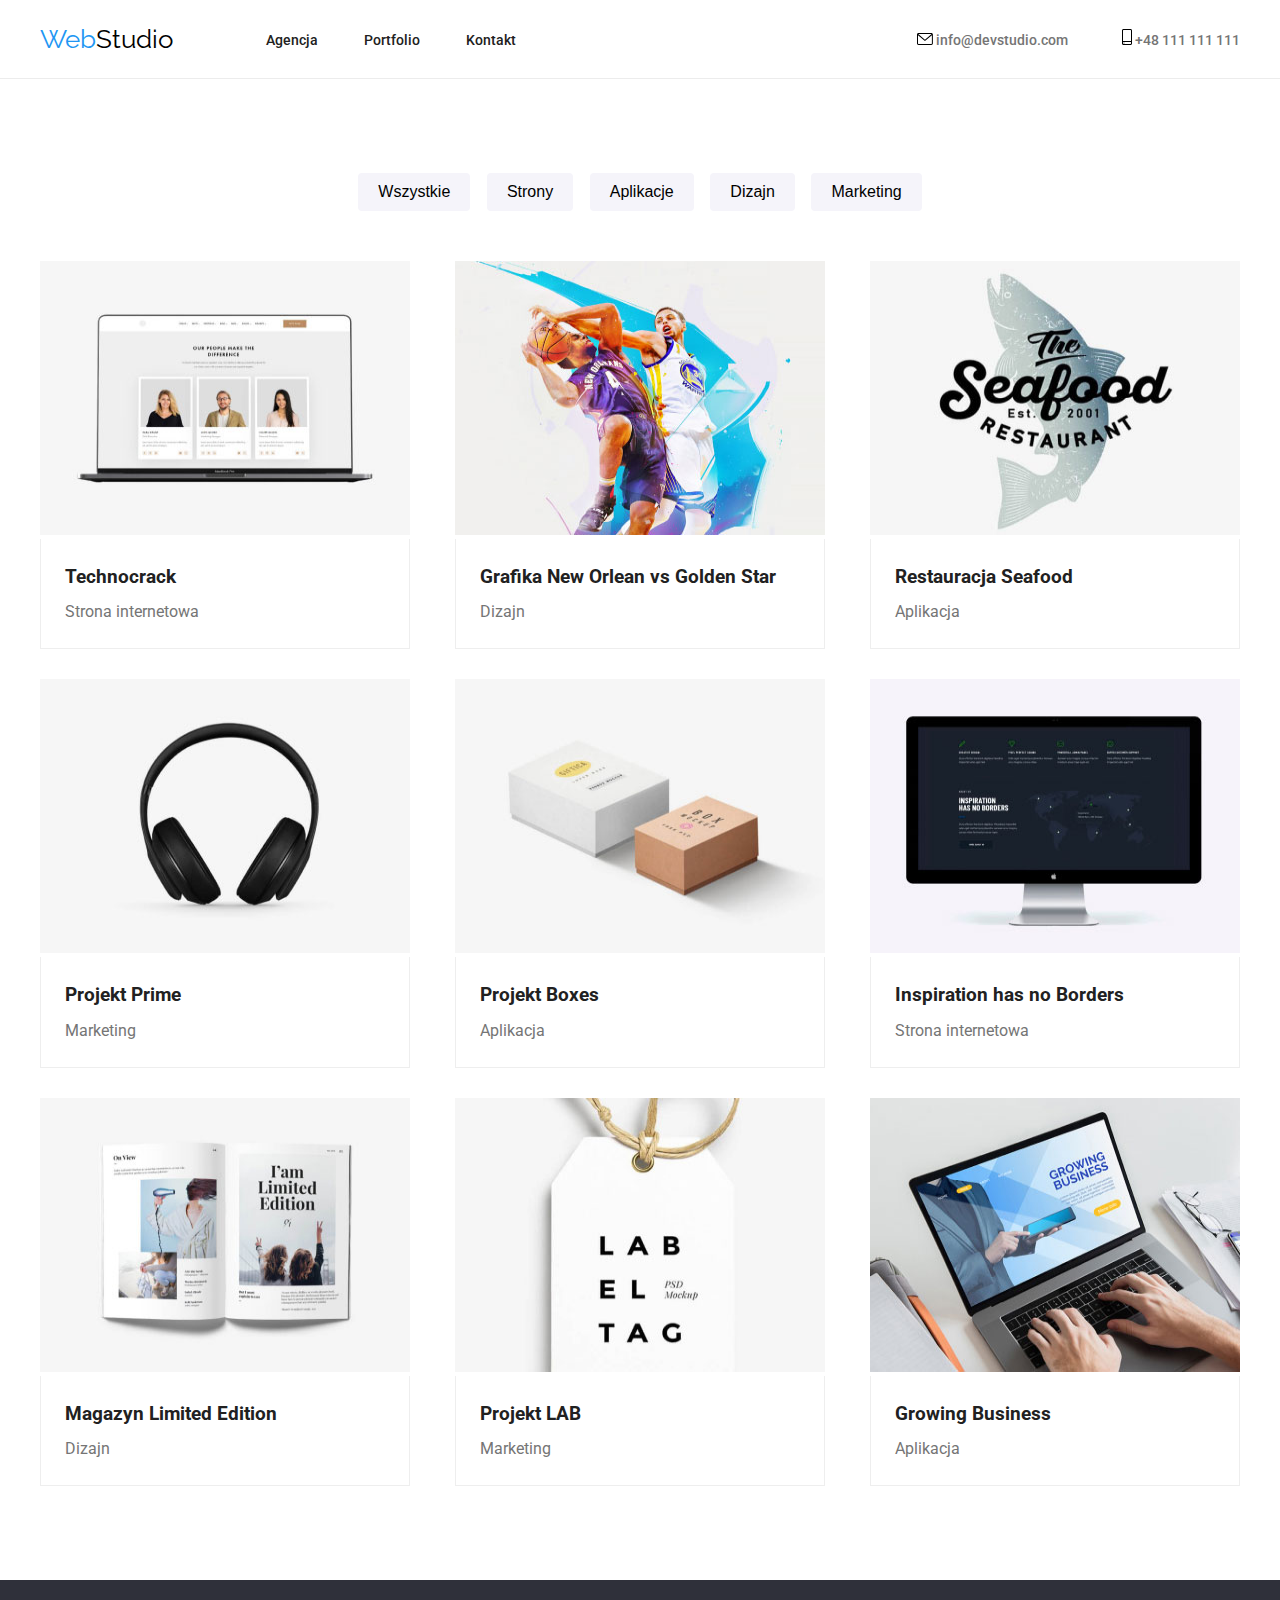
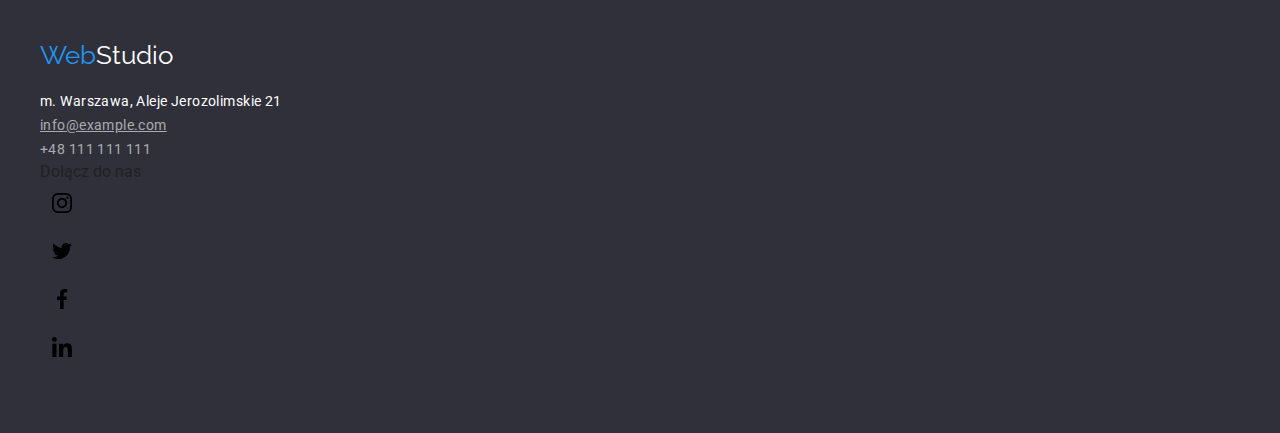
<file: portfolio.html>
<!DOCTYPE html>
<html lang="pl">
  <head>
    <meta charset="UTF-8" />
    <meta http-equiv="X-UA-Compatible" content="IE=edge" />
    <meta name="viewport" content="width=device-width, initial-scale=1.0" />
    <link
      rel="stylesheet"
      href="https://cdnjs.cloudflare.com/ajax/libs/modern-normalize/1.1.0/modern-normalize.min.css"
      integrity="sha512-wpPYUAdjBVSE4KJnH1VR1HeZfpl1ub8YT/NKx4PuQ5NmX2tKuGu6U/JRp5y+Y8XG2tV+wKQpNHVUX03MfMFn9Q=="
      crossorigin="anonymous"
      referrerpolicy="no-referrer"
    />
    <link href="css/styles.css" rel="stylesheet" />
    <link rel="preconnect" href="https://fonts.googleapis.com" />
    <link rel="preconnect" href="https://fonts.gstatic.com" crossorigin />
    <link
      href="https://fonts.googleapis.com/css2?family=Raleway:wght@700&family=Roboto:wght@400;500;700;900&display=swap"
      rel="stylesheet"
    />
    <title>Portfolio</title>
  </head>
  <body>
    <!-- HEADER -->
    <header class="header-line">
      <div class="header container">
        <nav class="navigation">
          <a class="logo" href="index.html" title="Strona główna"
            ><span class="brand-color-blue">Web</span>Studio</a
          >
          <ul class="menu-list list">
            <li class="menu-item">
              <a class="menu-link" href="index.html">Agencja</a>
            </li>
            <li class="menu-item">
              <a class="menu-link" href="portfolio.html">Portfolio</a>
            </li>
            <li class="menu-item"><a class="menu-link" href="#">Kontakt</a></li>
          </ul>
        </nav>
        <ul class="contact-list">
          <li class="contact-item">
            <a href="mailto:info@devstudio.com" class="contact-link"
              ><svg class="contact-icon" width="16" height="12">
                <use href="images/icons.svg#icon-contact-envelope"></use>
              </svg>
              <span>info@devstudio.com</span></a
            >
          </li>
          <li class="contact-item">
            <a href="tel:+48111111111" class="contact-link">
              <svg class="contact-icon" width="10" height="16">
                <use href="images/icons.svg#icon-contact-smartphone"></use>
              </svg>
              <span>+48 111 111 111</span>
            </a>
          </li>
        </ul>
      </div>
    </header>
    <!-- END HEADER -->
    <main class="container">
      <!-- SUBMENU -->
      <section class="submenu-list section">
        <ul>
          <li class="submenu-item">
            <button type="button" class="btn">Wszystkie</button>
          </li>
          <li class="submenu-item">
            <button type="button" class="btn">Strony</button>
          </li>
          <li class="submenu-item">
            <button type="button" class="btn">Aplikacje</button>
          </li>
          <li class="submenu-item">
            <button type="button" class="btn">Dizajn</button>
          </li>
          <li class="submenu-item">
            <button type="button" class="btn">Marketing</button>
          </li>
        </ul>
      </section>
      <!-- SUBMENU -->
      <!-- PROJECTS -->
      <section class="projects">
        <ul class="projects-list list">
          <li class="projects-item">
            <figure class="projects-photo">
              <img src="images/portfolio1.jpg" width="370" height="274" alt="Technocrack" />
              <figcaption class="projects-description">
                <h3>Technocrack</h3>
                <p>Strona internetowa</p>
              </figcaption>
            </figure>
          </li>
          <li class="projects-item">
            <figure class="projects-photo">
              <img
                src="images/portfolio2.jpg"
                width="370"
                height="274"
                alt="Grafika New Orlean vs Golden Star"
              />
              <figcaption class="projects-description">
                <h3>Grafika New Orlean vs Golden Star</h3>
                <p>Dizajn</p>
              </figcaption>
            </figure>
          </li>
          <li class="projects-item">
            <figure class="projects-photo">
              <img src="images/portfolio3.jpg" width="370" height="274" alt="Restauracja Seafood" />
              <figcaption class="projects-description">
                <h3>Restauracja Seafood</h3>
                <p>Aplikacja</p>
              </figcaption>
            </figure>
          </li>
          <li class="projects-item">
            <figure class="projects-photo">
              <img src="images/portfolio4.jpg" width="370" height="274" alt="Projekt Prime" />
              <figcaption class="projects-description">
                <h3>Projekt Prime</h3>
                <p>Marketing</p>
              </figcaption>
            </figure>
          </li>
          <li class="projects-item">
            <figure class="projects-photo">
              <img src="images/portfolio5.jpg" width="370" height="274" alt="Projekt Boxes" />
              <figcaption class="projects-description">
                <h3>Projekt Boxes</h3>
                <p>Aplikacja</p>
              </figcaption>
            </figure>
          </li>
          <li class="projects-item">
            <figure class="projects-photo">
              <img
                src="images/portfolio6.jpg"
                width="370"
                height="274"
                alt="Inspiration has no Borders"
              />
              <figcaption class="projects-description">
                <h3>Inspiration has no Borders</h3>
                <p>Strona internetowa</p>
              </figcaption>
            </figure>
          </li>
          <li class="projects-item">
            <figure class="projects-photo">
              <img
                src="images/portfolio7.jpg"
                width="370"
                height="274"
                alt="Magazyn Limited Edition"
              />
              <figcaption class="projects-description">
                <h3>Magazyn Limited Edition</h3>
                <p>Dizajn</p>
              </figcaption>
            </figure>
          </li>
          <li class="projects-item">
            <figure class="projects-photo">
              <img src="images/portfolio8.jpg" width="370" height="274" alt="Projekt LAB" />
              <figcaption class="projects-description">
                <h3>Projekt LAB</h3>
                <p>Marketing</p>
              </figcaption>
            </figure>
          </li>
          <li class="projects-item">
            <figure class="projects-photo">
              <img src="images/portfolio9.jpg" width="370" height="274" alt="Growing Business" />
              <figcaption class="projects-description">
                <h3>Growing Business</h3>
                <p>Aplikacja</p>
              </figcaption>
            </figure>
          </li>
        </ul>
      </section>
      <!-- PROJECTS -->
    </main>
    <!-- FOOTER -->
    <footer class="footer">
      <div class="footer-content container">
        <div class="footer-address">
          <a class="logo" href="index.html" title="Strona główna"
            ><span class="brand-color-blue">Web</span>Studio</a
          >
          <address>
            <ul class="address-list list">
              <li class="address-item">m. Warszawa, Aleje Jerozolimskie 21</li>
              <li class="address-item">
                <a href="mailto:info@example.com" class="address-link"
                  ><span>info@example.com</span></a
                >
              </li>
              <li class="address-item">
                <a href="tel:+48111111111" class="address-link">+48 111 111 111</a>
              </li>
            </ul>
          </address>
        </div>
        <div class="footer-social">
          <p>Dołącz do nas</p>
          <ul class="footer-social-list list">
            <li>
              <a href="#" class="footer-social-link" target="blank"
                ><svg class="footer-social-icon" width="44" height="44">
                  <use href="images/icons.svg#icon-social-instagram"></use></svg
              ></a>
            </li>
            <li>
              <a href="#" class="footer-social-link" target="blank"
                ><svg class="footer-social-icon" width="44" height="44">
                  <use href="images/icons.svg#icon-social-twitter"></use></svg
              ></a>
            </li>
            <li>
              <a href="#" class="footer-social-link" target="blank"
                ><svg class="footer-social-icon" width="44" height="44">
                  <use href="images/icons.svg#icon-social-facebook"></use></svg
              ></a>
            </li>
            <li>
              <a href="#" class="footer-social-link" target="blank"
                ><svg class="footer-social-icon" width="44" height="44">
                  <use href="images/icons.svg#icon-social-linkedin"></use></svg
              ></a>
            </li>
          </ul>
        </div>
      </div>
    </footer>
    <!-- END FOOTER -->
  </body>
</html>
</file>
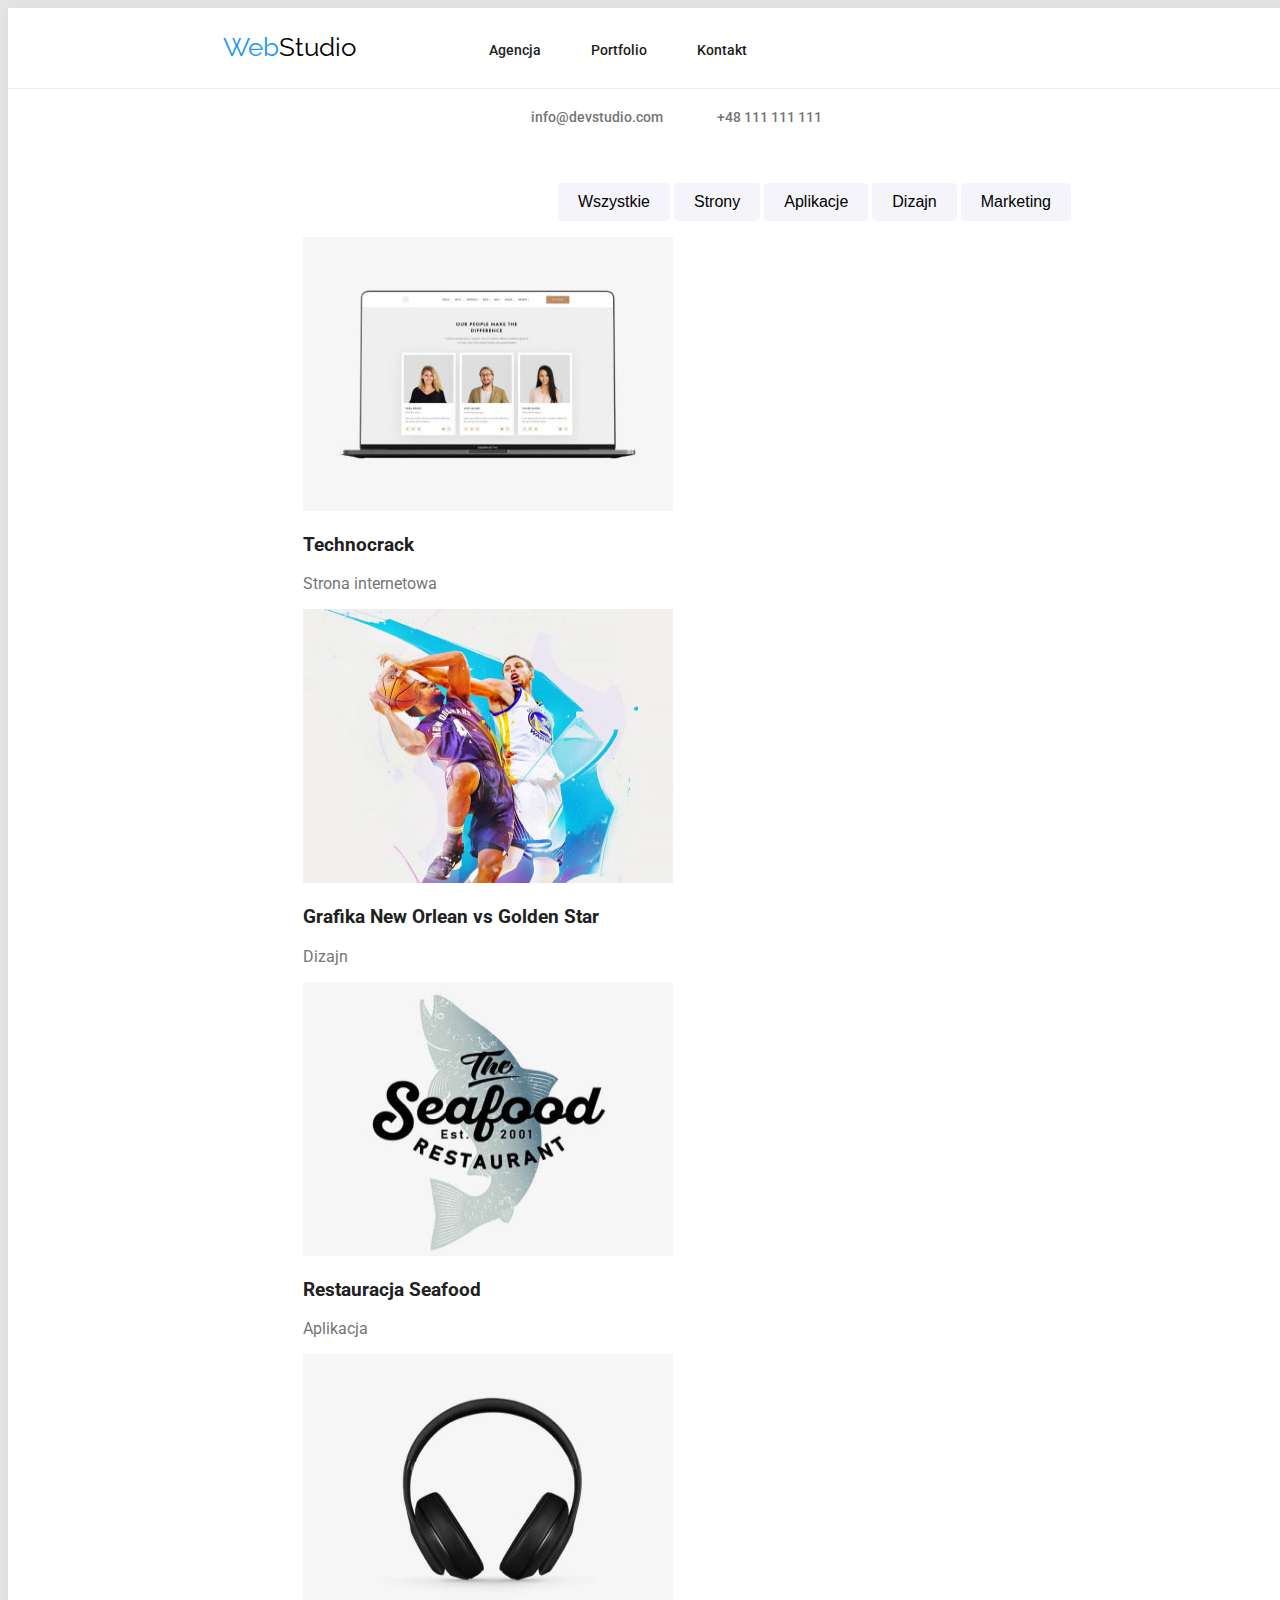
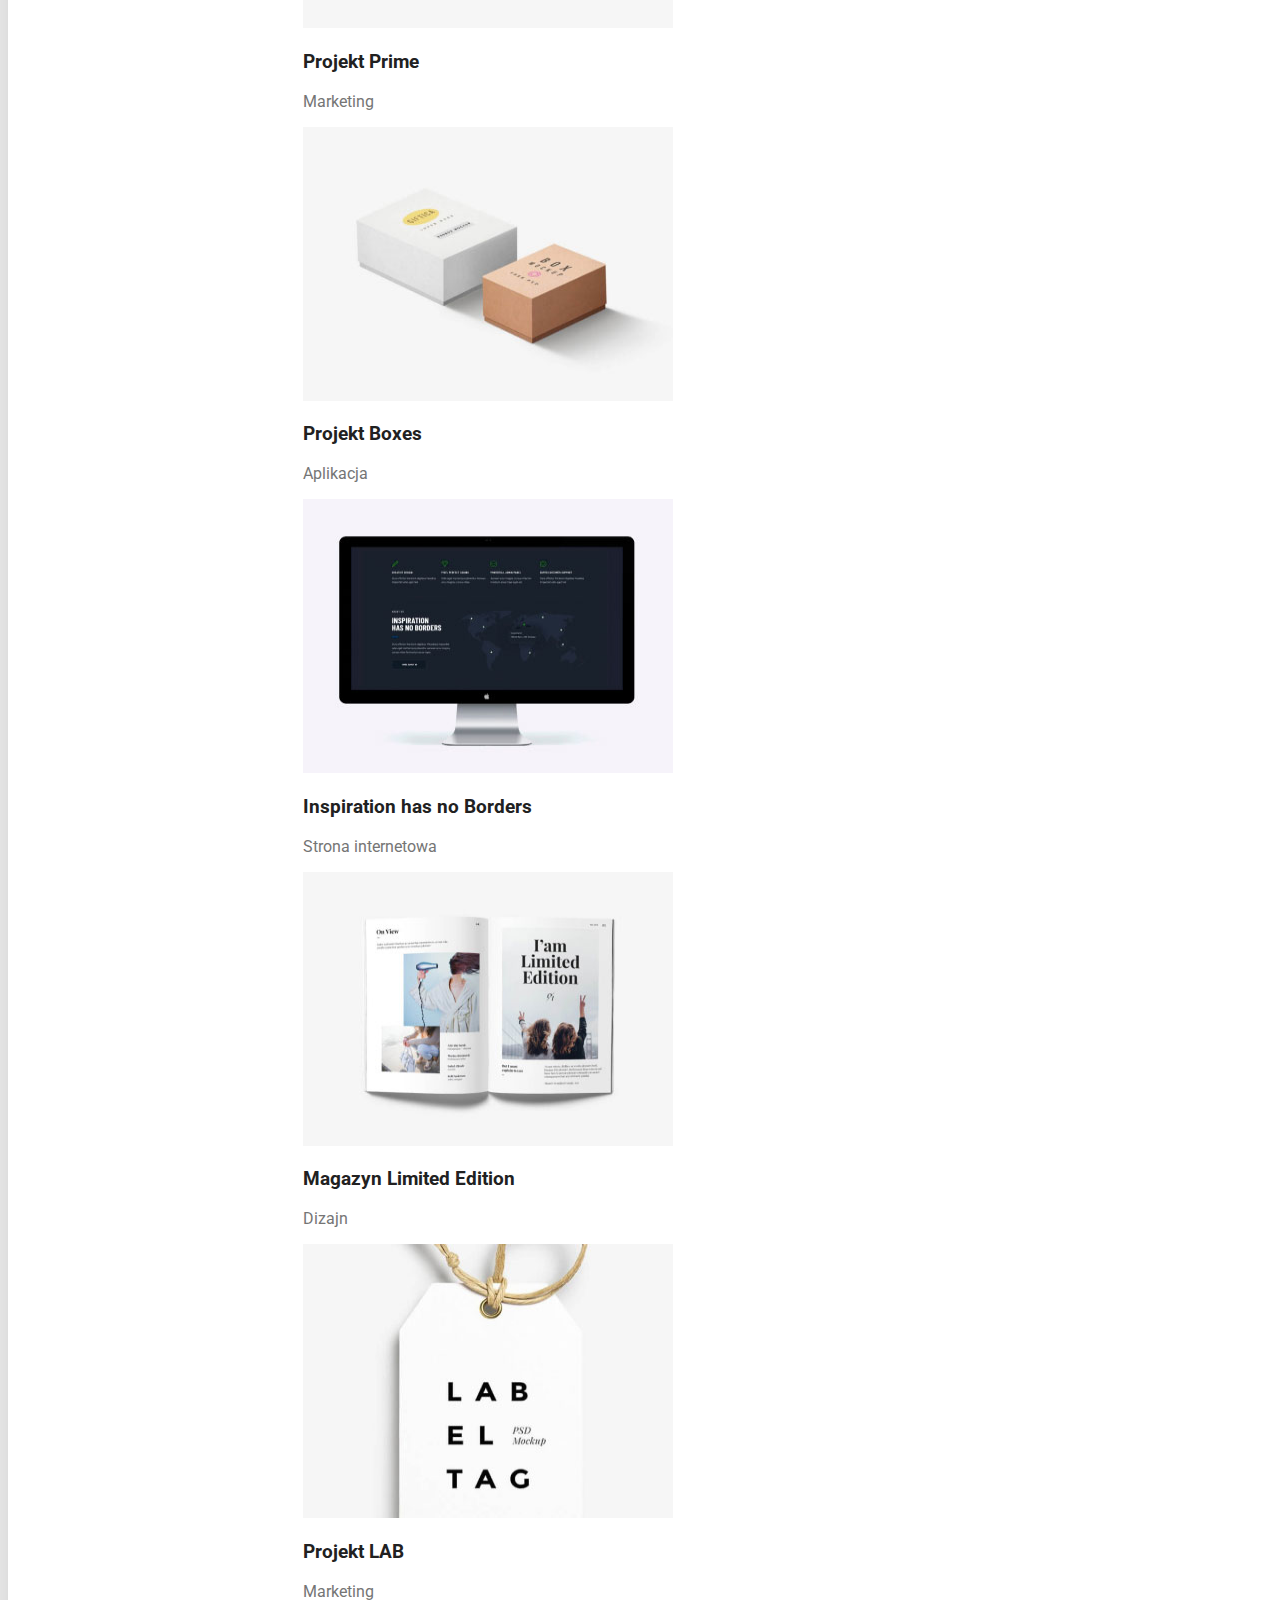
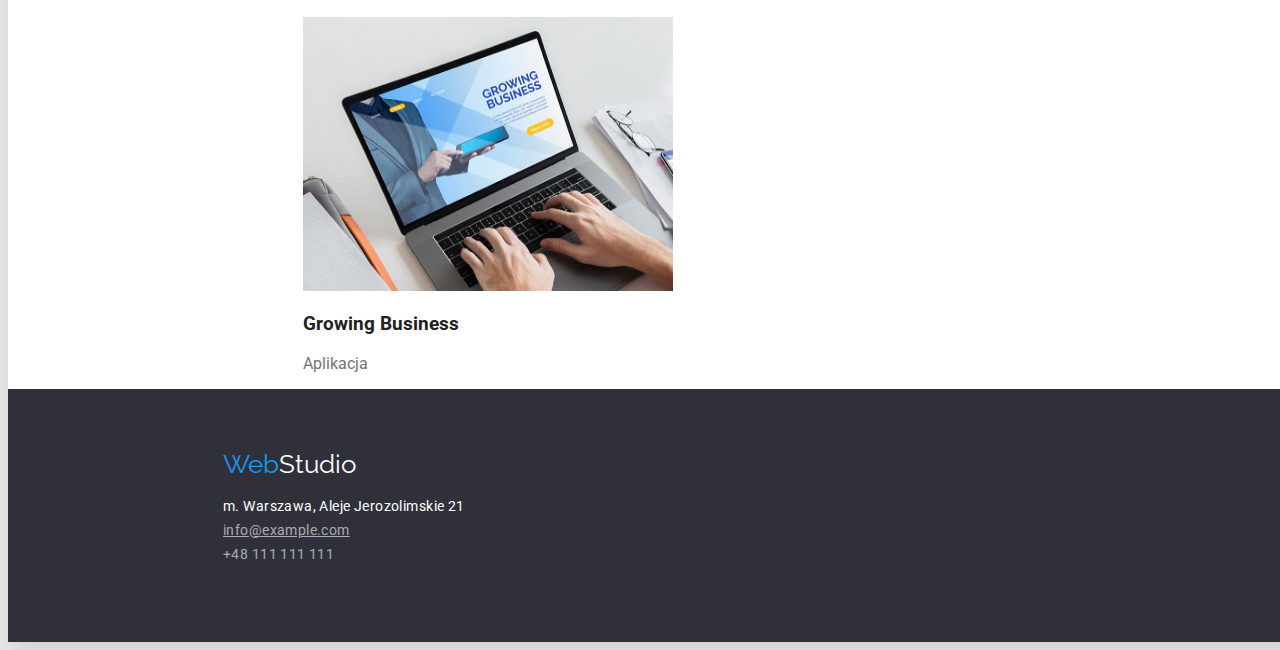
<file: 02-css/portfolio.html>
<!DOCTYPE html>
<html lang="pl">
  <head>
    <meta charset="UTF-8" />
    <meta http-equiv="X-UA-Compatible" content="IE=edge" />
    <meta name="viewport" content="width=device-width, initial-scale=1.0" />
    <link href="css/styles.css" rel="stylesheet" />
    <link rel="preconnect" href="https://fonts.googleapis.com" />
    <link rel="preconnect" href="https://fonts.gstatic.com" crossorigin />
    <link
      href="https://fonts.googleapis.com/css2?family=Raleway:wght@700&family=Roboto:wght@400;500;700;900&display=swap"
      rel="stylesheet"
    />
    <title>Portfolio</title>
  </head>
  <body>
    <div class="wrapper">
      <header class="header">
        <a class="logo" href="index.html" title="Strona główna"
          ><span class="brand-color-blue">Web</span>Studio</a
        >
        <nav>
          <ul class="menu-list">
            <li class="menu-item">
              <a class="menu-link" href="index.html">Agencja</a>
            </li>
            <li class="menu-item">
              <a class="menu-link" href="portfolio.html">Portfolio</a>
            </li>
            <li class="menu-item"><a class="menu-link" href="#">Kontakt</a></li>
          </ul>
        </nav>
        <ul class="contact-list">
          <li class="contact-item">
            <a href="mailto:info@devstudio.com" class="contact-link"
              >info@devstudio.com</a
            >
          </li>
          <li class="contact-item">
            <a href="tel:+48111111111" class="contact-link">+48 111 111 111</a>
          </li>
        </ul>
      </header>
      <main class="main">
        <!-- SUBMENU -->
        <section class="submenu-list">
          <ul>
            <li class="submenu-item">
              <button type="button" class="btn">Wszystkie</button>
            </li>
            <li class="submenu-item">
              <button type="button" class="btn">Strony</button>
            </li>
            <li class="submenu-item">
              <button type="button" class="btn">Aplikacje</button>
            </li>
            <li class="submenu-item">
              <button type="button" class="btn">Dizajn</button>
            </li>
            <li class="submenu-item">
              <button type="button" class="btn">Marketing</button>
            </li>
          </ul>
        </section>
        <!-- SUBMENU -->
        <!-- PROJECTS -->
        <section class="projects">
          <ul class="projects-list list">
            <li class="projects-item">
              <figure class="projects-photo">
                <img
                  src="images/portfolio1.jpg"
                  width="370"
                  height="274"
                  alt="Technocrack"
                />
                <figcaption class="projects-description">
                  <h3>Technocrack</h3>
                  <p class="projects-description-text">Strona internetowa</p>
                </figcaption>
              </figure>
            </li>
            <li class="projects-item">
              <figure class="projects-photo">
                <img
                  src="images/portfolio2.jpg"
                  width="370"
                  height="274"
                  alt="Grafika New Orlean vs Golden Star"
                />
                <figcaption class="projects-description">
                  <h3>Grafika New Orlean vs Golden Star</h3>
                  <p class="projects-description-text">Dizajn</p>
                </figcaption>
              </figure>
            </li>
            <li class="projects-item">
              <figure class="projects-photo">
                <img
                  src="images/portfolio3.jpg"
                  width="370"
                  height="274"
                  alt="Restauracja Seafood"
                />
                <figcaption class="projects-description">
                  <h3>Restauracja Seafood</h3>
                  <p class="projects-description-text">Aplikacja</p>
                </figcaption>
              </figure>
            </li>
            <li class="projects-item">
              <figure class="projects-photo">
                <img
                  src="images/portfolio4.jpg"
                  width="370"
                  height="274"
                  alt="Projekt Prime"
                />
                <figcaption class="projects-description">
                  <h3>Projekt Prime</h3>
                  <p class="projects-description-text">Marketing</p>
                </figcaption>
              </figure>
            </li>
            <li class="projects-item">
              <figure class="projects-photo">
                <img
                  src="images/portfolio5.jpg"
                  width="370"
                  height="274"
                  alt="Projekt Boxes"
                />
                <figcaption class="projects-description">
                  <h3>Projekt Boxes</h3>
                  <p class="projects-description-text">Aplikacja</p>
                </figcaption>
              </figure>
            </li>
            <li class="projects-item">
              <figure class="projects-photo">
                <img
                  src="images/portfolio6.jpg"
                  width="370"
                  height="274"
                  alt="Inspiration has no Borders"
                />
                <figcaption class="projects-description">
                  <h3>Inspiration has no Borders</h3>
                  <p class="projects-description-text">Strona internetowa</p>
                </figcaption>
              </figure>
            </li>
            <li class="projects-item">
              <figure class="projects-photo">
                <img
                  src="images/portfolio7.jpg"
                  width="370"
                  height="274"
                  alt="Magazyn Limited Edition"
                />
                <figcaption class="projects-description">
                  <h3>Magazyn Limited Edition</h3>
                  <p class="projects-description-text">Dizajn</p>
                </figcaption>
              </figure>
            </li>
            <li class="projects-item">
              <figure class="projects-photo">
                <img
                  src="images/portfolio8.jpg"
                  width="370"
                  height="274"
                  alt="Projekt LAB"
                />
                <figcaption class="projects-description">
                  <h3>Projekt LAB</h3>
                  <p class="projects-description-text">Marketing</p>
                </figcaption>
              </figure>
            </li>
            <li class="projects-item">
              <figure class="projects-photo">
                <img
                  src="images/portfolio9.jpg"
                  width="370"
                  height="274"
                  alt="Growing Business"
                />
                <figcaption class="projects-description">
                  <h3>Growing Business</h3>
                  <p class="projects-description-text">Aplikacja</p>
                </figcaption>
              </figure>
            </li>
          </ul>
        </section>
        <!-- PROJECTS -->
      </main>
      <footer class="footer">
        <a class="logo" href="index.html" title="Strona główna"
          ><span class="brand-color-blue">Web</span>Studio</a
        >
        <address>
          <ul class="address-list list">
            <li class="address-item">m. Warszawa, Aleje Jerozolimskie 21</li>
            <li class="address-item">
              <a href="mailto:info@example.com" class="address-link"
                ><span>info@example.com</span></a
              >
            </li>
            <li class="address-item">
              <a href="tel:+48111111111" class="address-link"
                >+48 111 111 111</a
              >
            </li>
          </ul>
        </address>
      </footer>
    </div>
  </body>
</html>
</file>
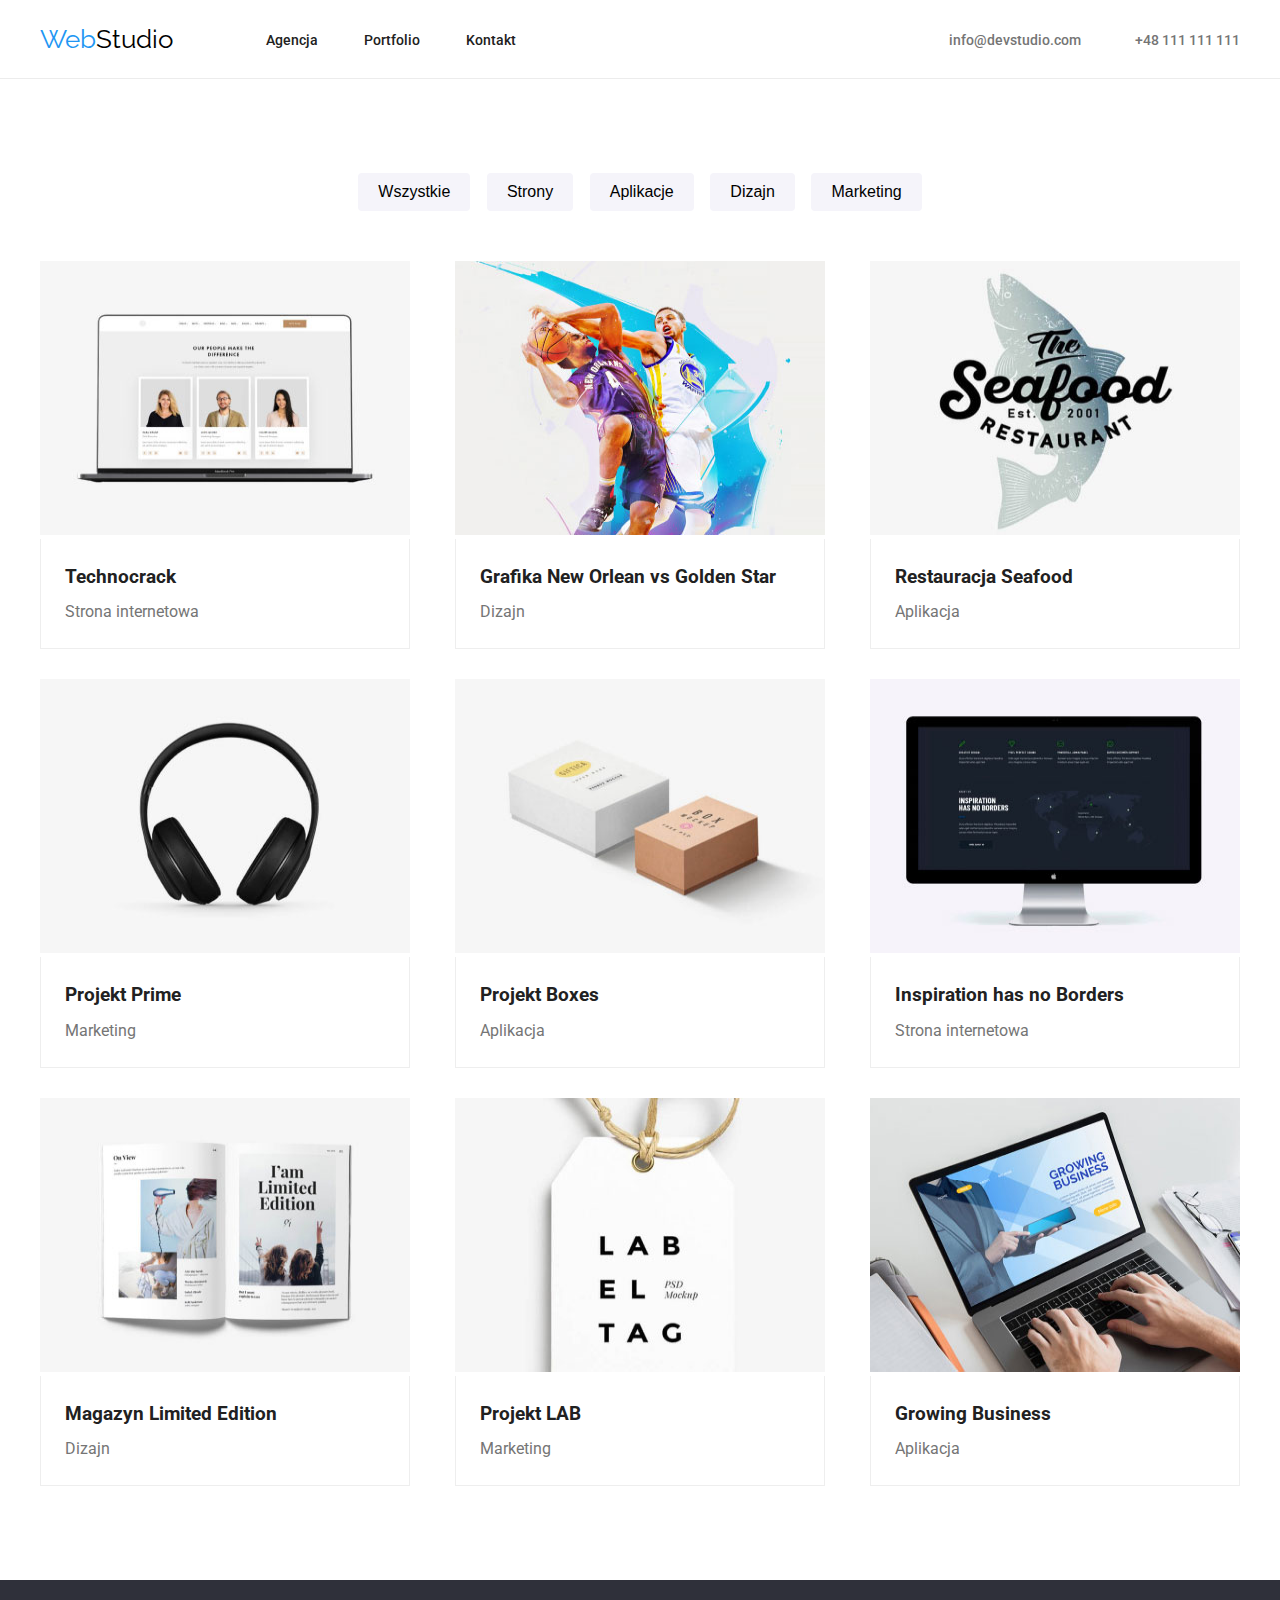
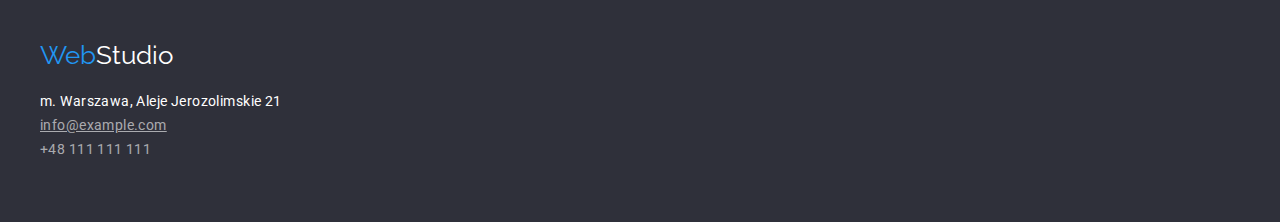
<file: 03-flexbox/portfolio.html>
<!DOCTYPE html>
<html lang="pl">
  <head>
    <meta charset="UTF-8" />
    <meta http-equiv="X-UA-Compatible" content="IE=edge" />
    <meta name="viewport" content="width=device-width, initial-scale=1.0" />
    <link
      rel="stylesheet"
      href="https://cdnjs.cloudflare.com/ajax/libs/modern-normalize/1.1.0/modern-normalize.min.css"
      integrity="sha512-wpPYUAdjBVSE4KJnH1VR1HeZfpl1ub8YT/NKx4PuQ5NmX2tKuGu6U/JRp5y+Y8XG2tV+wKQpNHVUX03MfMFn9Q=="
      crossorigin="anonymous"
      referrerpolicy="no-referrer"
    />
    <link href="css/styles.css" rel="stylesheet" />
    <link rel="preconnect" href="https://fonts.googleapis.com" />
    <link rel="preconnect" href="https://fonts.gstatic.com" crossorigin />
    <link
      href="https://fonts.googleapis.com/css2?family=Raleway:wght@700&family=Roboto:wght@400;500;700;900&display=swap"
      rel="stylesheet"
    />
    <title>Portfolio</title>
  </head>
  <body>
    <header class="header-line">
      <div class="header container">
        <nav class="navigation">
          <a class="logo" href="index.html" title="Strona główna"
            ><span class="brand-color-blue">Web</span>Studio</a
          >
          <ul class="menu-list list">
            <li class="menu-item">
              <a class="menu-link" href="index.html">Agencja</a>
            </li>
            <li class="menu-item">
              <a class="menu-link" href="portfolio.html">Portfolio</a>
            </li>
            <li class="menu-item"><a class="menu-link" href="#">Kontakt</a></li>
          </ul>
        </nav>
        <ul class="contact-list">
          <li class="contact-item">
            <a href="mailto:info@devstudio.com" class="contact-link">info@devstudio.com</a>
          </li>
          <li class="contact-item">
            <a href="tel:+48111111111" class="contact-link">+48 111 111 111</a>
          </li>
        </ul>
      </div>
    </header>
    <main class="container">
      <!-- SUBMENU -->
      <section class="submenu-list section">
        <ul>
          <li class="submenu-item">
            <button type="button" class="btn">Wszystkie</button>
          </li>
          <li class="submenu-item">
            <button type="button" class="btn">Strony</button>
          </li>
          <li class="submenu-item">
            <button type="button" class="btn">Aplikacje</button>
          </li>
          <li class="submenu-item">
            <button type="button" class="btn">Dizajn</button>
          </li>
          <li class="submenu-item">
            <button type="button" class="btn">Marketing</button>
          </li>
        </ul>
      </section>
      <!-- SUBMENU -->
      <!-- PROJECTS -->
      <section class="projects">
        <ul class="projects-list list">
          <li class="projects-item">
            <figure class="projects-photo">
              <img src="images/portfolio1.jpg" width="370" height="274" alt="Technocrack" />
              <figcaption class="projects-description">
                <h3>Technocrack</h3>
                <p>Strona internetowa</p>
              </figcaption>
            </figure>
          </li>
          <li class="projects-item">
            <figure class="projects-photo">
              <img
                src="images/portfolio2.jpg"
                width="370"
                height="274"
                alt="Grafika New Orlean vs Golden Star"
              />
              <figcaption class="projects-description">
                <h3>Grafika New Orlean vs Golden Star</h3>
                <p>Dizajn</p>
              </figcaption>
            </figure>
          </li>
          <li class="projects-item">
            <figure class="projects-photo">
              <img src="images/portfolio3.jpg" width="370" height="274" alt="Restauracja Seafood" />
              <figcaption class="projects-description">
                <h3>Restauracja Seafood</h3>
                <p>Aplikacja</p>
              </figcaption>
            </figure>
          </li>
          <li class="projects-item">
            <figure class="projects-photo">
              <img src="images/portfolio4.jpg" width="370" height="274" alt="Projekt Prime" />
              <figcaption class="projects-description">
                <h3>Projekt Prime</h3>
                <p>Marketing</p>
              </figcaption>
            </figure>
          </li>
          <li class="projects-item">
            <figure class="projects-photo">
              <img src="images/portfolio5.jpg" width="370" height="274" alt="Projekt Boxes" />
              <figcaption class="projects-description">
                <h3>Projekt Boxes</h3>
                <p>Aplikacja</p>
              </figcaption>
            </figure>
          </li>
          <li class="projects-item">
            <figure class="projects-photo">
              <img
                src="images/portfolio6.jpg"
                width="370"
                height="274"
                alt="Inspiration has no Borders"
              />
              <figcaption class="projects-description">
                <h3>Inspiration has no Borders</h3>
                <p>Strona internetowa</p>
              </figcaption>
            </figure>
          </li>
          <li class="projects-item">
            <figure class="projects-photo">
              <img
                src="images/portfolio7.jpg"
                width="370"
                height="274"
                alt="Magazyn Limited Edition"
              />
              <figcaption class="projects-description">
                <h3>Magazyn Limited Edition</h3>
                <p>Dizajn</p>
              </figcaption>
            </figure>
          </li>
          <li class="projects-item">
            <figure class="projects-photo">
              <img src="images/portfolio8.jpg" width="370" height="274" alt="Projekt LAB" />
              <figcaption class="projects-description">
                <h3>Projekt LAB</h3>
                <p>Marketing</p>
              </figcaption>
            </figure>
          </li>
          <li class="projects-item">
            <figure class="projects-photo">
              <img src="images/portfolio9.jpg" width="370" height="274" alt="Growing Business" />
              <figcaption class="projects-description">
                <h3>Growing Business</h3>
                <p>Aplikacja</p>
              </figcaption>
            </figure>
          </li>
        </ul>
      </section>
      <!-- PROJECTS -->
    </main>
    <footer class="footer">
      <div class="container">
        <a class="logo nofloat" href="index.html" title="Strona główna"
          ><span class="brand-color-blue">Web</span>Studio</a
        >
        <address>
          <ul class="address-list list">
            <li class="address-item">m. Warszawa, Aleje Jerozolimskie 21</li>
            <li class="address-item">
              <a href="mailto:info@example.com" class="address-link"
                ><span>info@example.com</span></a
              >
            </li>
            <li class="address-item">
              <a href="tel:+48111111111" class="address-link">+48 111 111 111</a>
            </li>
          </ul>
        </address>
      </div>
    </footer>
  </body>
</html>
</file>
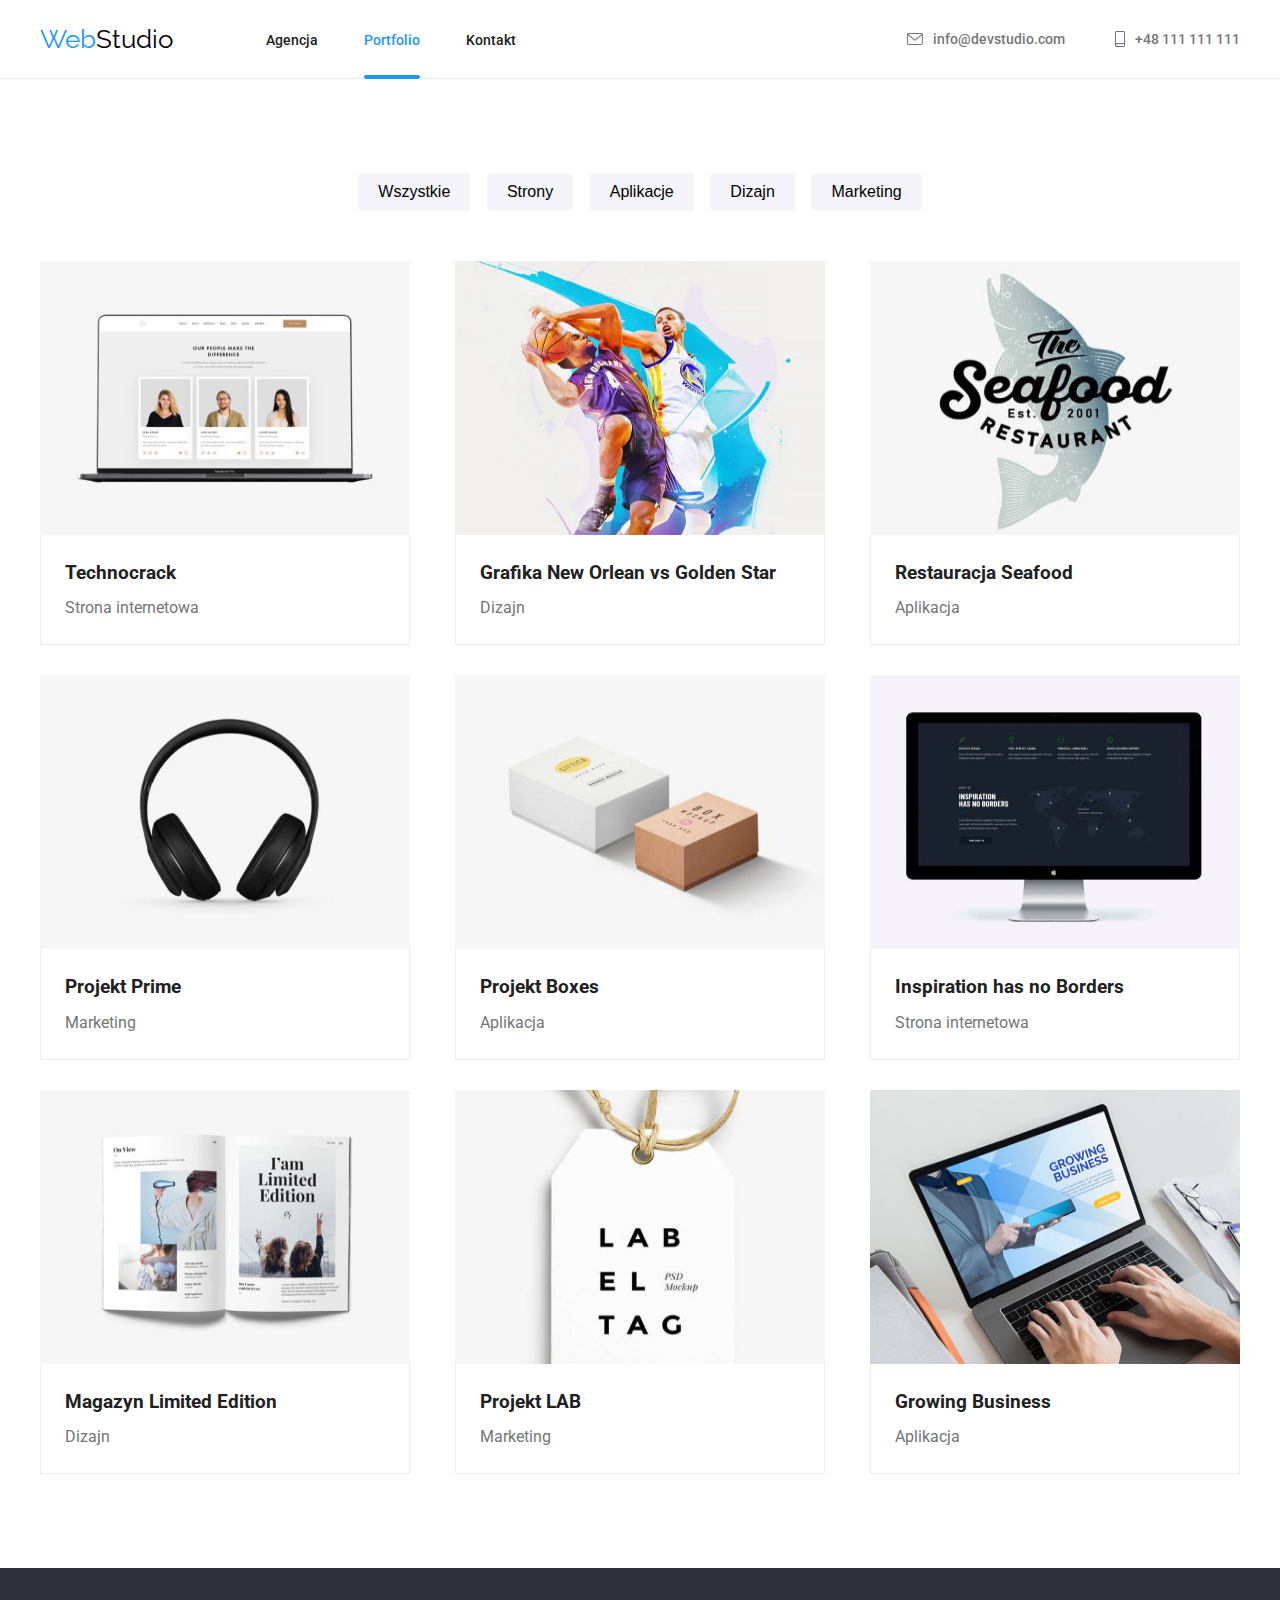
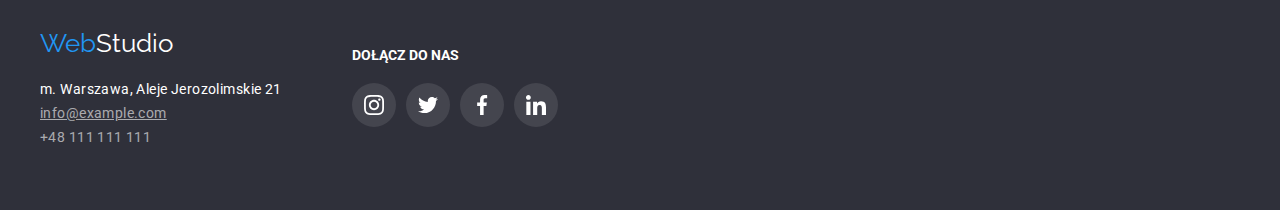
<file: 05-display-transform/portfolio.html>
<!DOCTYPE html>
<html lang="pl">
  <head>
    <meta charset="UTF-8" />
    <meta http-equiv="X-UA-Compatible" content="IE=edge" />
    <meta name="viewport" content="width=device-width, initial-scale=1.0" />
    <link
      rel="stylesheet"
      href="https://cdnjs.cloudflare.com/ajax/libs/modern-normalize/1.1.0/modern-normalize.min.css"
      integrity="sha512-wpPYUAdjBVSE4KJnH1VR1HeZfpl1ub8YT/NKx4PuQ5NmX2tKuGu6U/JRp5y+Y8XG2tV+wKQpNHVUX03MfMFn9Q=="
      crossorigin="anonymous"
      referrerpolicy="no-referrer"
    />
    <link href="css/styles.css" rel="stylesheet" />
    <link rel="preconnect" href="https://fonts.googleapis.com" />
    <link rel="preconnect" href="https://fonts.gstatic.com" crossorigin />
    <link
      href="https://fonts.googleapis.com/css2?family=Raleway:wght@700&family=Roboto:wght@400;500;700;900&display=swap"
      rel="stylesheet"
    />
    <title>Portfolio</title>
  </head>
  <body>
    <!-- HEADER -->
    <header class="header-line">
      <div class="header container">
        <nav class="navigation">
          <a class="logo" href="index.html" title="Strona główna"
            ><span class="brand-color-blue">Web</span>Studio</a
          >
          <ul class="menu-list list">
            <li class="menu-item">
              <a class="menu-link" href="index.html">Agencja</a>
            </li>
            <li class="menu-item">
              <a class="menu-link is-active" href="portfolio.html">Portfolio</a>
            </li>
            <li class="menu-item"><a class="menu-link" href="#">Kontakt</a></li>
          </ul>
        </nav>
        <ul class="contact-list">
          <li class="contact-item">
            <a href="mailto:info@devstudio.com" class="contact-link"
              ><svg class="contact-icon" width="16" height="12">
                <use href="images/icons.svg#icon-contact-envelope"></use>
              </svg>
              <span>info@devstudio.com</span></a
            >
          </li>
          <li class="contact-item">
            <a href="tel:+48111111111" class="contact-link">
              <svg class="contact-icon" width="10" height="16">
                <use href="images/icons.svg#icon-contact-smartphone"></use>
              </svg>
              <span>+48 111 111 111</span>
            </a>
          </li>
        </ul>
      </div>
    </header>
    <!-- END HEADER -->
    <main class="container">
      <!-- SUBMENU -->
      <section class="submenu-list section">
        <ul>
          <li class="submenu-item">
            <button type="button" class="btn">Wszystkie</button>
          </li>
          <li class="submenu-item">
            <button type="button" class="btn">Strony</button>
          </li>
          <li class="submenu-item">
            <button type="button" class="btn">Aplikacje</button>
          </li>
          <li class="submenu-item">
            <button type="button" class="btn">Dizajn</button>
          </li>
          <li class="submenu-item">
            <button type="button" class="btn">Marketing</button>
          </li>
        </ul>
      </section>
      <!-- SUBMENU -->
      <!-- PROJECTS -->
      <section class="projects">
        <ul class="projects-list list">
          <li class="projects-item">
            <figure>
              <div class="projects-photo">
                <img src="images/portfolio1.jpg" width="370" height="274" alt="Technocrack" />
                <div class="projects-photo-overlay">
                  <p>
                    Technocrack jest popularną platformą wykorzystywaną do rozpowszechniania
                    koronawirusa. Firmy wykorzystują tę platformę do celów szpiegowskich i ataków na
                    niezabezpieczone serwery konkurencji.
                  </p>
                </div>
              </div>
              <figcaption class="projects-description">
                <h3>Technocrack</h3>
                <p>Strona internetowa</p>
              </figcaption>
            </figure>
          </li>
          <li class="projects-item">
            <figure>
              <div class="projects-photo">
                <img
                  src="images/portfolio2.jpg"
                  width="370"
                  height="274"
                  alt="Grafika New Orlean vs Golden Star"
                />
                <div class="projects-photo-overlay">
                  <p>
                    Lorem ipsum, dolor sit amet consectetur adipisicing elit. Consectetur reiciendis
                    omnis cupiditate nihil iure laudantium sit ad modi beatae. Alias libero corporis
                    sequi deleniti molestias vitae nemo repellat aspernatur numquam.
                  </p>
                </div>
              </div>
              <figcaption class="projects-description">
                <h3>Grafika New Orlean vs Golden Star</h3>
                <p>Dizajn</p>
              </figcaption>
            </figure>
          </li>
          <li class="projects-item">
            <figure>
              <div class="projects-photo">
                <img
                  src="images/portfolio3.jpg"
                  width="370"
                  height="274"
                  alt="Restauracja Seafood"
                />
                <div class="projects-photo-overlay">
                  <p>
                    Lorem ipsum dolor sit amet consectetur adipisicing elit. Excepturi tenetur ipsa
                    adipisci.
                  </p>
                </div>
              </div>
              <figcaption class="projects-description">
                <h3>Restauracja Seafood</h3>
                <p>Aplikacja</p>
              </figcaption>
            </figure>
          </li>
          <li class="projects-item">
            <figure>
              <div class="projects-photo">
                <img src="images/portfolio4.jpg" width="370" height="274" alt="Projekt Prime" />
                <div class="projects-photo-overlay">
                  <p>
                    Lorem ipsum dolor sit amet, consectetur adipisicing elit. Ipsam quis nisi sunt
                    odio aut. Praesentium natus pariatur. Lorem ipsum dolor sit amet.
                  </p>
                </div>
              </div>
              <figcaption class="projects-description">
                <h3>Projekt Prime</h3>
                <p>Marketing</p>
              </figcaption>
            </figure>
          </li>
          <li class="projects-item">
            <figure>
              <div class="projects-photo">
                <img src="images/portfolio5.jpg" width="370" height="274" alt="Projekt Boxes" />
                <div class="projects-photo-overlay">
                  <p>
                    Lorem ipsum dolor sit amet consectetur adipisicing elit. Expedita explicabo
                    repellat quo adipisci illum quaerat hic excepturi, possimus in ex! Lorem ipsum
                    dolor sit amet consectetur adipisicing elit.
                  </p>
                </div>
              </div>
              <figcaption class="projects-description">
                <h3>Projekt Boxes</h3>
                <p>Aplikacja</p>
              </figcaption>
            </figure>
          </li>
          <li class="projects-item">
            <figure>
              <div class="projects-photo">
                <img
                  src="images/portfolio6.jpg"
                  width="370"
                  height="274"
                  alt="Inspiration has no Borders"
                />
                <div class="projects-photo-overlay">
                  <p>
                    Lorem ipsum dolor sit amet consectetur adipisicing elit. Omnis veniam repellat
                    natus, quis eos blanditiis. Voluptatibus voluptate aspernatur repellat maiores
                    accusantium tenetur itaque asperiores ea reiciendis, nam sapiente officiis
                    optio!
                  </p>
                </div>
              </div>
              <figcaption class="projects-description">
                <h3>Inspiration has no Borders</h3>
                <p>Strona internetowa</p>
              </figcaption>
            </figure>
          </li>
          <li class="projects-item">
            <figure>
              <div class="projects-photo">
                <img
                  src="images/portfolio7.jpg"
                  width="370"
                  height="274"
                  alt="Magazyn Limited Edition"
                />
                <div class="projects-photo-overlay">
                  <p>
                    Lorem ipsum dolor sit amet, consectetur adipisicing elit. Nobis hic ipsum et,
                    necessitatibus assumenda doloribus qui voluptatum. Corporis saepe dolorem eaque
                    eius!
                  </p>
                </div>
              </div>
              <figcaption class="projects-description">
                <h3>Magazyn Limited Edition</h3>
                <p>Dizajn</p>
              </figcaption>
            </figure>
          </li>
          <li class="projects-item">
            <figure>
              <div class="projects-photo">
                <img src="images/portfolio8.jpg" width="370" height="274" alt="Projekt LAB" />
                <div class="projects-photo-overlay">
                  <p>
                    Lorem, ipsum dolor sit amet consectetur adipisicing elit. Nisi quidem laboriosam
                    quo corrupti possimus inventore incidunt commodi enim iste magnam repellendus
                    rerum quis in, temporibus vitae.
                  </p>
                </div>
              </div>
              <figcaption class="projects-description">
                <h3>Projekt LAB</h3>
                <p>Marketing</p>
              </figcaption>
            </figure>
          </li>
          <li class="projects-item">
            <figure>
              <div class="projects-photo">
                <img src="images/portfolio9.jpg" width="370" height="274" alt="Growing Business" />
                <div class="projects-photo-overlay">
                  <p>
                    Lorem ipsum dolor sit amet consectetur adipisicing elit. Ratione aliquam
                    voluptas sit accusamus? Repudiandae voluptas error ipsa aperiam molestias
                    quaerat harum provident. Vitae, explicabo dolor.
                  </p>
                </div>
              </div>
              <figcaption class="projects-description">
                <h3>Growing Business</h3>
                <p>Aplikacja</p>
              </figcaption>
            </figure>
          </li>
        </ul>
      </section>
      <!-- PROJECTS -->
    </main>
    <!-- FOOTER -->
    <footer class="footer">
      <div class="footer-content container">
        <div class="footer-address">
          <a class="logo" href="index.html" title="Strona główna"
            ><span class="brand-color-blue">Web</span>Studio</a
          >
          <address>
            <ul class="address-list list">
              <li class="address-item">m. Warszawa, Aleje Jerozolimskie 21</li>
              <li class="address-item">
                <a href="mailto:info@example.com" class="address-link"
                  ><span>info@example.com</span></a
                >
              </li>
              <li class="address-item">
                <a href="tel:+48111111111" class="address-link">+48 111 111 111</a>
              </li>
            </ul>
          </address>
        </div>
        <div class="footer-social">
          <p>Dołącz do nas</p>
          <ul class="footer-social-list list">
            <li>
              <a href="#" class="footer-social-link" target="blank"
                ><svg class="footer-social-icon" width="44" height="44">
                  <use href="images/icons.svg#icon-social-instagram"></use></svg
              ></a>
            </li>
            <li>
              <a href="#" class="footer-social-link" target="blank"
                ><svg class="footer-social-icon" width="44" height="44">
                  <use href="images/icons.svg#icon-social-twitter"></use></svg
              ></a>
            </li>
            <li>
              <a href="#" class="footer-social-link" target="blank"
                ><svg class="footer-social-icon" width="44" height="44">
                  <use href="images/icons.svg#icon-social-facebook"></use></svg
              ></a>
            </li>
            <li>
              <a href="#" class="footer-social-link" target="blank"
                ><svg class="footer-social-icon" width="44" height="44">
                  <use href="images/icons.svg#icon-social-linkedin"></use></svg
              ></a>
            </li>
          </ul>
        </div>
      </div>
    </footer>
    <!-- END FOOTER -->
  </body>
</html>
</file>
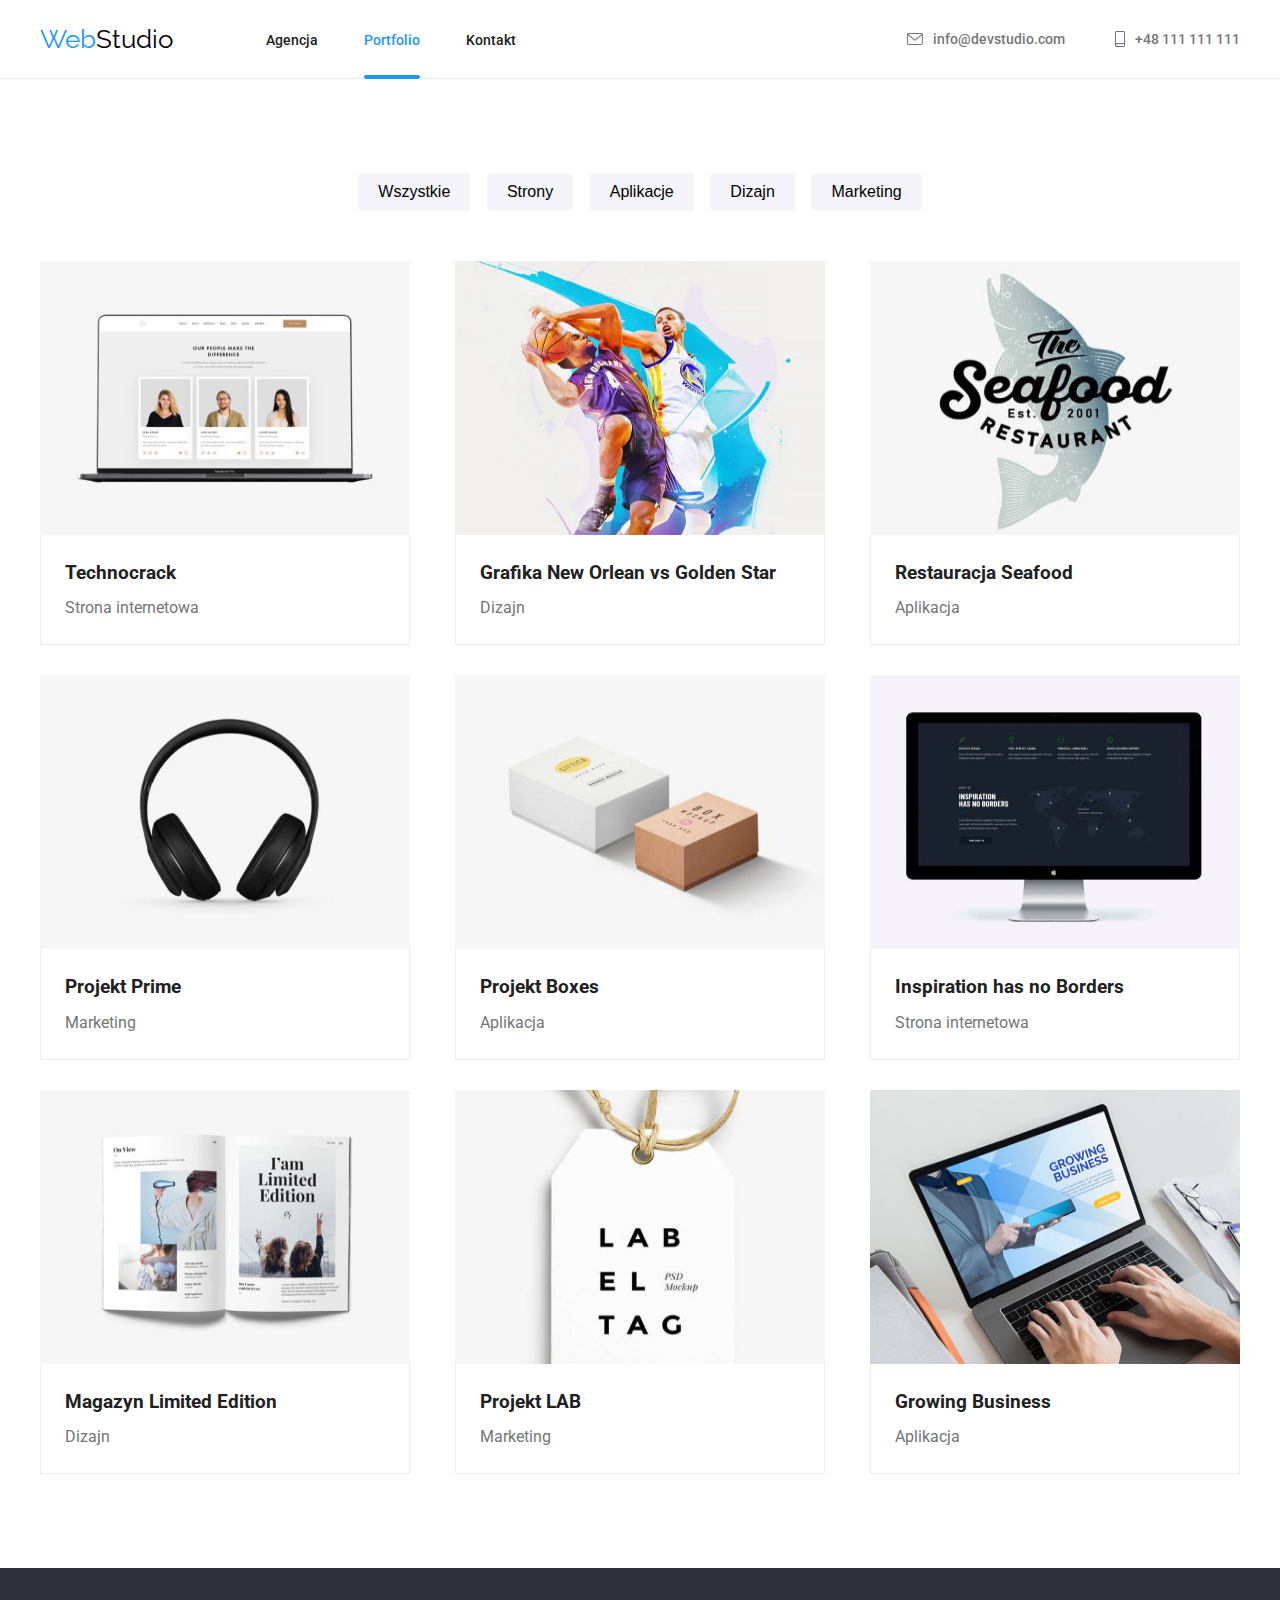
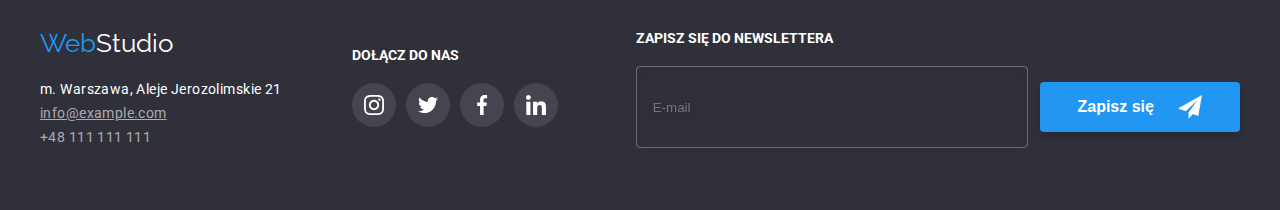
<file: 06-form/portfolio.html>
<!DOCTYPE html>
<html lang="pl">
  <head>
    <meta charset="UTF-8" />
    <meta http-equiv="X-UA-Compatible" content="IE=edge" />
    <meta name="viewport" content="width=device-width, initial-scale=1.0" />
    <link
      rel="stylesheet"
      href="https://cdnjs.cloudflare.com/ajax/libs/modern-normalize/1.1.0/modern-normalize.min.css"
      integrity="sha512-wpPYUAdjBVSE4KJnH1VR1HeZfpl1ub8YT/NKx4PuQ5NmX2tKuGu6U/JRp5y+Y8XG2tV+wKQpNHVUX03MfMFn9Q=="
      crossorigin="anonymous"
      referrerpolicy="no-referrer"
    />
    <link href="css/styles.css" rel="stylesheet" />
    <link rel="preconnect" href="https://fonts.googleapis.com" />
    <link rel="preconnect" href="https://fonts.gstatic.com" crossorigin />
    <link
      href="https://fonts.googleapis.com/css2?family=Raleway:wght@700&family=Roboto:wght@400;500;700;900&display=swap"
      rel="stylesheet"
    />
    <title>Portfolio</title>
  </head>
  <body>
    <!-- HEADER -->
    <header class="header-line">
      <div class="header container">
        <nav class="navigation">
          <a class="logo" href="index.html" title="Strona główna"
            ><span class="brand-color-blue">Web</span>Studio</a
          >
          <ul class="menu-list list">
            <li class="menu-item">
              <a class="menu-link" href="index.html">Agencja</a>
            </li>
            <li class="menu-item">
              <a class="menu-link is-active" href="portfolio.html">Portfolio</a>
            </li>
            <li class="menu-item"><a class="menu-link" href="#">Kontakt</a></li>
          </ul>
        </nav>
        <ul class="contact-list">
          <li class="contact-item">
            <a href="mailto:info@devstudio.com" class="contact-link"
              ><svg class="contact-icon" width="16" height="12">
                <use href="images/icons.svg#icon-contact-envelope"></use>
              </svg>
              <span>info@devstudio.com</span></a
            >
          </li>
          <li class="contact-item">
            <a href="tel:+48111111111" class="contact-link">
              <svg class="contact-icon" width="10" height="16">
                <use href="images/icons.svg#icon-contact-smartphone"></use>
              </svg>
              <span>+48 111 111 111</span>
            </a>
          </li>
        </ul>
      </div>
    </header>
    <!-- END HEADER -->
    <main class="container">
      <!-- SUBMENU -->
      <section class="submenu-list section">
        <ul>
          <li class="submenu-item">
            <button type="button" class="btn">Wszystkie</button>
          </li>
          <li class="submenu-item">
            <button type="button" class="btn">Strony</button>
          </li>
          <li class="submenu-item">
            <button type="button" class="btn">Aplikacje</button>
          </li>
          <li class="submenu-item">
            <button type="button" class="btn">Dizajn</button>
          </li>
          <li class="submenu-item">
            <button type="button" class="btn">Marketing</button>
          </li>
        </ul>
      </section>
      <!-- SUBMENU -->
      <!-- PROJECTS -->
      <section class="projects">
        <ul class="projects-list list">
          <li class="projects-item">
            <figure>
              <div class="projects-photo">
                <img src="images/portfolio1.jpg" width="370" height="274" alt="Technocrack" />
                <div class="projects-photo-overlay">
                  <p>
                    Technocrack jest popularną platformą wykorzystywaną do rozpowszechniania
                    koronawirusa. Firmy wykorzystują tę platformę do celów szpiegowskich i ataków na
                    niezabezpieczone serwery konkurencji.
                  </p>
                </div>
              </div>
              <figcaption class="projects-description">
                <h3>Technocrack</h3>
                <p>Strona internetowa</p>
              </figcaption>
            </figure>
          </li>
          <li class="projects-item">
            <figure>
              <div class="projects-photo">
                <img
                  src="images/portfolio2.jpg"
                  width="370"
                  height="274"
                  alt="Grafika New Orlean vs Golden Star"
                />
                <div class="projects-photo-overlay">
                  <p>
                    Lorem ipsum, dolor sit amet consectetur adipisicing elit. Consectetur reiciendis
                    omnis cupiditate nihil iure laudantium sit ad modi beatae. Alias libero corporis
                    sequi deleniti molestias vitae nemo repellat aspernatur numquam.
                  </p>
                </div>
              </div>
              <figcaption class="projects-description">
                <h3>Grafika New Orlean vs Golden Star</h3>
                <p>Dizajn</p>
              </figcaption>
            </figure>
          </li>
          <li class="projects-item">
            <figure>
              <div class="projects-photo">
                <img
                  src="images/portfolio3.jpg"
                  width="370"
                  height="274"
                  alt="Restauracja Seafood"
                />
                <div class="projects-photo-overlay">
                  <p>
                    Lorem ipsum dolor sit amet consectetur adipisicing elit. Excepturi tenetur ipsa
                    adipisci.
                  </p>
                </div>
              </div>
              <figcaption class="projects-description">
                <h3>Restauracja Seafood</h3>
                <p>Aplikacja</p>
              </figcaption>
            </figure>
          </li>
          <li class="projects-item">
            <figure>
              <div class="projects-photo">
                <img src="images/portfolio4.jpg" width="370" height="274" alt="Projekt Prime" />
                <div class="projects-photo-overlay">
                  <p>
                    Lorem ipsum dolor sit amet, consectetur adipisicing elit. Ipsam quis nisi sunt
                    odio aut. Praesentium natus pariatur. Lorem ipsum dolor sit amet.
                  </p>
                </div>
              </div>
              <figcaption class="projects-description">
                <h3>Projekt Prime</h3>
                <p>Marketing</p>
              </figcaption>
            </figure>
          </li>
          <li class="projects-item">
            <figure>
              <div class="projects-photo">
                <img src="images/portfolio5.jpg" width="370" height="274" alt="Projekt Boxes" />
                <div class="projects-photo-overlay">
                  <p>
                    Lorem ipsum dolor sit amet consectetur adipisicing elit. Expedita explicabo
                    repellat quo adipisci illum quaerat hic excepturi, possimus in ex! Lorem ipsum
                    dolor sit amet consectetur adipisicing elit.
                  </p>
                </div>
              </div>
              <figcaption class="projects-description">
                <h3>Projekt Boxes</h3>
                <p>Aplikacja</p>
              </figcaption>
            </figure>
          </li>
          <li class="projects-item">
            <figure>
              <div class="projects-photo">
                <img
                  src="images/portfolio6.jpg"
                  width="370"
                  height="274"
                  alt="Inspiration has no Borders"
                />
                <div class="projects-photo-overlay">
                  <p>
                    Lorem ipsum dolor sit amet consectetur adipisicing elit. Omnis veniam repellat
                    natus, quis eos blanditiis. Voluptatibus voluptate aspernatur repellat maiores
                    accusantium tenetur itaque asperiores ea reiciendis, nam sapiente officiis
                    optio!
                  </p>
                </div>
              </div>
              <figcaption class="projects-description">
                <h3>Inspiration has no Borders</h3>
                <p>Strona internetowa</p>
              </figcaption>
            </figure>
          </li>
          <li class="projects-item">
            <figure>
              <div class="projects-photo">
                <img
                  src="images/portfolio7.jpg"
                  width="370"
                  height="274"
                  alt="Magazyn Limited Edition"
                />
                <div class="projects-photo-overlay">
                  <p>
                    Lorem ipsum dolor sit amet, consectetur adipisicing elit. Nobis hic ipsum et,
                    necessitatibus assumenda doloribus qui voluptatum. Corporis saepe dolorem eaque
                    eius!
                  </p>
                </div>
              </div>
              <figcaption class="projects-description">
                <h3>Magazyn Limited Edition</h3>
                <p>Dizajn</p>
              </figcaption>
            </figure>
          </li>
          <li class="projects-item">
            <figure>
              <div class="projects-photo">
                <img src="images/portfolio8.jpg" width="370" height="274" alt="Projekt LAB" />
                <div class="projects-photo-overlay">
                  <p>
                    Lorem, ipsum dolor sit amet consectetur adipisicing elit. Nisi quidem laboriosam
                    quo corrupti possimus inventore incidunt commodi enim iste magnam repellendus
                    rerum quis in, temporibus vitae.
                  </p>
                </div>
              </div>
              <figcaption class="projects-description">
                <h3>Projekt LAB</h3>
                <p>Marketing</p>
              </figcaption>
            </figure>
          </li>
          <li class="projects-item">
            <figure>
              <div class="projects-photo">
                <img src="images/portfolio9.jpg" width="370" height="274" alt="Growing Business" />
                <div class="projects-photo-overlay">
                  <p>
                    Lorem ipsum dolor sit amet consectetur adipisicing elit. Ratione aliquam
                    voluptas sit accusamus? Repudiandae voluptas error ipsa aperiam molestias
                    quaerat harum provident. Vitae, explicabo dolor.
                  </p>
                </div>
              </div>
              <figcaption class="projects-description">
                <h3>Growing Business</h3>
                <p>Aplikacja</p>
              </figcaption>
            </figure>
          </li>
        </ul>
      </section>
      <!-- PROJECTS -->
    </main>
    <!-- FOOTER -->
    <footer class="footer">
      <div class="footer-content container">
        <div class="footer-address">
          <a class="logo" href="index.html" title="Strona główna"
            ><span class="brand-color-blue">Web</span>Studio</a
          >
          <address>
            <ul class="address-list list">
              <li class="address-item">m. Warszawa, Aleje Jerozolimskie 21</li>
              <li class="address-item">
                <a href="mailto:info@example.com" class="address-link"
                  ><span>info@example.com</span></a
                >
              </li>
              <li class="address-item">
                <a href="tel:+48111111111" class="address-link">+48 111 111 111</a>
              </li>
            </ul>
          </address>
        </div>
        <div class="footer-social">
          <p>Dołącz do nas</p>
          <ul class="footer-social-list list">
            <li class="footer-social-item">
              <svg class="footer-social-icon" width="44" height="44">
                <use href="images/icons.svg#icon-social-instagram"></use>
              </svg>
            </li>
            <li class="footer-social-item">
              <svg class="footer-social-icon" width="44" height="44">
                <use href="images/icons.svg#icon-social-twitter"></use>
              </svg>
            </li>
            <li class="footer-social-item">
              <svg class="footer-social-icon" width="44" height="44">
                <use href="images/icons.svg#icon-social-facebook"></use>
              </svg>
            </li>
            <li class="footer-social-item">
              <svg class="footer-social-icon" width="44" height="44">
                <use href="images/icons.svg#icon-social-linkedin"></use>
              </svg>
            </li>
          </ul>
        </div>
        <div class="footer-newsletter">
          <p>Zapisz się do newslettera</p>
          <form name="newsletter-form" class="newsletter-form">
            <label
              ><input
                type="email"
                name="newsletter-email"
                class="newsletter-input"
                placeholder="E-mail"
            /></label>
            <button type="submit" class="newsletter-btn">
              <span>Zapisz się</span>
              <svg class="footer-icon-newsletter" width="24" height="24">
                <use href="images/icons.svg#icon-newsletter"></use>
              </svg>
            </button>
          </form>
        </div>
      </div>
    </footer>
    <!-- END FOOTER -->
  </body>
</html>
</file>
<file: css/styles.css>
/* BRAND COLORS */

:root {
  --brand-color-black: #212121;
  --brand-color-grey: #757575;
  --brand-color-white: #fff;
  --brand-color-blue: #2196f3;
  --brand-background-dark: #2f303a;
}

/* GLOBAL STYLES */

* {
  margin: 0;
  padding: 0;
}

body {
  background-color: var(--brand-color-white);
  font-family: 'Roboto', sans-serif;
  color: var(--brand-color-black);
}

.container {
  width: 100%;
  max-width: 1200px;
  margin: auto;
  padding: 0 15px;
}

.header {
  padding-top: 24px;
  padding-bottom: 24px;
  display: flex;
  justify-content: space-between;
  align-items: center;
}

.header-line {
  border-bottom: #ececec solid 1px;
}

.navigation {
  display: flex;
}

.footer {
  padding-top: 60px;
  padding-bottom: 60px;
  background-color: var(--brand-background-dark);
}

.section {
  padding-bottom: 94px;
}

.list {
  list-style-type: none;
}

.studio-head {
  font-size: 36px;
  margin: 0;
  margin-bottom: 50px;
  padding: 0;
}

/* LOGO */

.logo {
  font-family: 'Raleway', sans-serif;
  font-size: 26px;
  color: #000;
  text-decoration: none;
  margin-right: 93px;
}

.brand-color-blue {
  color: var(--brand-color-blue);
}

/* NAVIGATION */

.menu-list {
  display: flex;
  align-items: center;
  flex-wrap: wrap;
}

.menu-item {
  margin-right: 46px;
  display: inline;
}

.menu-item:last-child {
  margin-right: 0;
}

.menu-link {
  text-decoration: none;

  font-size: 14px;
  font-weight: 500;
  color: var(--brand-color-black);
}

.menu-link:hover,
.menu-link:focus,
.menu-link:active {
  color: var(--brand-color-blue);
}

/* CONTACT */

.contact-item {
  display: inline;
  margin-right: 50px;
}

.contact-item:last-child {
  margin-right: 0;
}

.contact-link {
  color: var(--brand-color-grey);
  text-decoration: none;
  font-size: 14px;
  font-weight: 500;
}

.contact-link:hover,
.contact-link:focus,
.contact-link:active {
  color: var(--brand-color-blue);
}

/* HERO */

.hero {
  background-color: var(--brand-background-dark);
  padding-top: 200px;
  padding-bottom: 200px;
  display: flex;
  justify-content: center;
  align-items: center;
}

.hero-content {
  text-align: center;
  width: 700px;
}

.hero-title {
  color: var(--brand-color-white);
  text-transform: uppercase;
  font-size: 44px;
  font-weight: 900;
  line-height: 1.4em;
  letter-spacing: 0.06em;
  margin-bottom: 30px;
}

.hero-btn {
  color: var(--brand-color-white);
  background-color: var(--brand-color-blue);
  border: none;
  border-radius: 4px;
  font-size: 16px;
  font-weight: 700;
  line-height: 1.9em;
  width: 200px;
  min-height: 50px;
  cursor: pointer;
  box-shadow: 0px 4px 4px rgba(0, 0, 0, 0.15);
  border-radius: 4px;
}

.hero-btn:hover,
.hero-btn:focus,
.hero-btn:active {
  background-color: var(--brand-color-white);
  color: var(--brand-color-blue);
}

/* ADVANTAGES */

.advantages {
  padding-top: 94px;
  padding-bottom: 94px;
}

.advantages-item {
  max-width: 270px;
  display: inline-block;
  margin-right: 20px;
}

.advantages-item:last-child {
  margin-right: 0;
}

.advantages-title {
  font-size: 14px;
  text-transform: uppercase;
  margin-bottom: 10px;
}

.advantages-text {
  font-size: 14px;
  line-height: 1.7em;
  color: var(--brand-color-grey);
}

/* OFFER */

.offer {
  text-align: center;
}

.offer-item {
  display: inline-block;
  margin-right: 20px;
}

.offer-item:last-child {
  margin-right: 0;
}

/* TEAM */

.team {
  text-align: center;
  background-color: #f5f4fa;
  padding-top: 94px;
  padding-bottom: 94px;
  margin-bottom: 0px;
}

.team-item {
  background-color: var(--brand-color-white);
  box-shadow: 0px 1px 3px rgba(0, 0, 0, 0.12), 0px 1px 1px rgba(0, 0, 0, 0.14),
    0px 2px 1px rgba(0, 0, 0, 0.2);
  border-radius: 0px 0px 4px 4px;
  max-width: 270px;
  display: inline-block;
  margin-right: 30px;
}

.team-item:last-child {
  margin-right: 0;
}

.team-description-text {
  color: var(--brand-color-grey);
  margin-bottom: 30px;
}

.team-photo {
  margin-bottom: 30px;
}

.team-description {
  padding-top: 30px;
}

.team-description h3 {
  margin-bottom: 10px;
}

/* SUBMENU */

.submenu-list {
  margin: auto;
  width: 580px;
  padding: 94px 0 50px 0;
}

.submenu-list > ul {
  display: flex;
  justify-content: space-around;
}

.submenu-item {
  list-style-type: none;
}

.btn {
  background-color: #f5f4fa;
  min-height: 38px;
  padding: 0px 20px;
  font-size: 16px;
  font-weight: 500;
  border: none;
  border-radius: 4px;
  cursor: pointer;
}

.btn:hover,
.btn:focus,
.btn:active {
  background-color: var(--brand-color-blue);
  color: var(--brand-color-white);
  box-shadow: 0px 3px 1px rgba(0, 0, 0, 0.1), 0px 1px 2px rgba(0, 0, 0, 0.08),
    0px 2px 2px rgba(0, 0, 0, 0.12);
  border-radius: 4px;
}

/* PROJECTS */

.projects-list {
  padding-bottom: 94px;
  display: flex;
  flex-wrap: wrap;
  justify-content: space-between;
  row-gap: 30px;
  column-gap: 20px;
}

.projects-description {
  border-left: 1px solid #eee;
  border-right: 1px solid #eee;
  border-bottom: 1px solid #eee;
  padding: 20px 24px;
}

.projects-description > h3 {
  line-height: 2em;
}

.projects-description > p {
  color: var(--brand-color-grey);
  line-height: 2em;
}

/* FOOTER */

.footer .logo {
  font-family: 'Raleway', sans-serif;
  font-size: 26px;
  color: var(--brand-color-white);
}

.address-list {
  padding-left: 0px;
  padding-top: 20px;
}

.address-item {
  color: var(--brand-color-white);
  font-size: 14px;
  font-style: normal;
  line-height: 1.7em;
  letter-spacing: 0.03em;
}

.address-link {
  color: rgba(255, 255, 255, 0.6);
  text-decoration: none;
}

.address-link:hover,
.address-link:focus,
.address-link:active {
  color: var(--brand-color-white);
}

.address-item span {
  text-decoration: underline;
}
</file>
<file: 02-css/css/styles.css>
/* BRAND COLORS */

:root {
  --brand-color-black: #212121;
  --brand-color-grey: #757575;
  --brand-color-white: #fff;
  --brand-color-blue: #2196f3;
  --brand-background-dark: #2f303a;
}

/* GLOBAL STYLES */

body {
  background-color: #e5e5e5;
  font-family: 'Roboto', sans-serif;
  color: var(--brand-color-black);
}

.wrapper {
  width: 1600px;
  margin: auto;
  background-color: var(--brand-color-white);
  box-shadow: 6px 6px 20px rgba(0, 0, 0, 0.1);
}

.header {
  height: 80px;
  border-bottom: #ececec solid 1px;
  padding: 0 215px;
}

.main {
  margin: 94px 215px 0px 215px;
}

.footer {
  padding: 60px 0px 60px 215px;
  background-color: var(--brand-background-dark);
}

.list {
  list-style-type: none;
}

.studio-head {
  font-size: 36px;
  margin: 0;
  margin-bottom: 50px;
  padding: 0;
}

/* LOGO */

.logo {
  font-family: 'Raleway', sans-serif;
  font-size: 26px;
  color: #000;
  text-decoration: none;
  margin-top: 24px;
  margin-right: 93px;
  float: left;
}

.brand-color-blue {
  color: var(--brand-color-blue);
}

/* NAVIGATION */

.menu-list {
  float: left;
  margin-top: 32px;
}

.menu-item {
  display: inline;
  margin-right: 46px;
}

.menu-link {
  text-decoration: none;
  font-size: 14px;
  font-weight: 500;
  color: var(--brand-color-black);
}

.menu-link:hover,
.menu-link:focus,
.menu-link:active {
  color: var(--brand-color-blue);
}

/* CONTACT */

.contact-list {
  float: left;
  margin-top: 32px;
  margin-left: 268px;
}

.contact-item {
  display: inline;
  margin-right: 50px;
}

.contact-link {
  color: var(--brand-color-grey);
  text-decoration: none;
  font-size: 14px;
  font-weight: 500;
}

.contact-link:hover,
.contact-link:focus,
.contact-link:active {
  color: var(--brand-color-blue);
}

/* SLOGAN */

.slogan {
  height: 600px;
  background-color: var(--brand-background-dark);
  border: 1px solid var(--brand-background-dark); /* I dont't know why this property is required */
  text-align: center;
}

.slogan-content {
  margin: 200px 452px 0px 452px;
}

.slogan-title {
  color: var(--brand-color-white);
  text-transform: uppercase;
  font-size: 44px;
  font-weight: 900;
  line-height: 1.4em;
  letter-spacing: 0.06em;
}

.slogan-btn {
  color: var(--brand-color-white);
  background-color: var(--brand-color-blue);
  border: none;
  border-radius: 4px;
  font-size: 16px;
  font-weight: 700;
  line-height: 1.9em;
  width: 200px;
  height: 50px;
  cursor: pointer;
}

.slogan-btn:hover,
.slogan-btn:focus,
.slogan-btn:active {
  background-color: var(--brand-color-white);
  color: var(--brand-color-blue);
}

/* ADVANTAGES */

.advantages-item {
  display: inline;
}

.advantages-title {
  font-size: 14px;
  text-transform: uppercase;
}

.advantages-text {
  font-size: 14px;
  line-height: 1.7em;
  color: var(--brand-color-grey);
}

/* OFFER */

.offer {
  margin-top: 94px;
  text-align: center;
}

.offer-item {
  display: inline;
}

/* TEAM */

.team {
  margin-top: 94px;
  padding-top: 94px;
  text-align: center;
  background-color: #f5f4fa;
  border: 1px solid #f5f4fa; /* I dont't know why this property is required */
}

.team-item {
  background-color: var(--brand-color-white);
}

.team-description-text {
  color: var(--brand-color-grey);
}

/* SUBMENU */

.submenu-list {
  margin: auto;
  width: 580px;
}

.submenu-item {
  display: inline;
}

.btn {
  background-color: #f5f4fa;
  height: 38px;
  padding: 0px 20px 0px 20px;
  font-size: 16px;
  font-weight: 500;
  border: none;
  border-radius: 4px;
  cursor: pointer;
}

.btn:hover,
.btn:focus,
.btn:active {
  background-color: var(--brand-color-blue);
  color: var(--brand-color-white);
}

/* PROJECTS */

.projects-description-text {
  color: var(--brand-color-grey);
}

/* FOOTER */

.footer .logo {
  font-family: 'Raleway', sans-serif;
  font-size: 26px;
  color: var(--brand-color-white);
  float: none;
}

.address-list {
  padding-left: 0px;
}

.address-item {
  color: var(--brand-color-white);
  font-size: 14px;
  font-style: normal;
  line-height: 1.7em;
  letter-spacing: 0.03em;
}

.address-link {
  color: rgba(255, 255, 255, 0.6);
  text-decoration: none;
}

.address-link:hover,
.address-link:focus,
.address-link:active {
  color: var(--brand-color-white);
}

.address-item span {
  text-decoration: underline;
}
</file>
<file: 03-flexbox/css/styles.css>
/* BRAND COLORS */

:root {
  --brand-color-black: #212121;
  --brand-color-grey: #757575;
  --brand-color-white: #fff;
  --brand-color-blue: #2196f3;
  --brand-background-dark: #2f303a;
}

/* GLOBAL STYLES */

* {
  margin: 0;
  padding: 0;
}

body {
  background-color: var(--brand-color-white);
  font-family: 'Roboto', sans-serif;
  color: var(--brand-color-black);
}

.container {
  width: 100%;
  max-width: 1200px;
  margin: auto;
  padding: 0 15px;
}

.header {
  padding-top: 24px;
  padding-bottom: 24px;
  display: flex;
  justify-content: space-between;
  align-items: center;
}

.header-line {
  border-bottom: #ececec solid 1px;
}

.navigation {
  display: flex;
}

.footer {
  padding-top: 60px;
  padding-bottom: 60px;
  background-color: var(--brand-background-dark);
}

.section {
  padding-bottom: 94px;
}

.list {
  list-style-type: none;
}

.studio-head {
  font-size: 36px;
  margin: 0;
  margin-bottom: 50px;
  padding: 0;
}

/* LOGO */

.logo {
  font-family: 'Raleway', sans-serif;
  font-size: 26px;
  color: #000;
  text-decoration: none;
  margin-right: 93px;
}

.brand-color-blue {
  color: var(--brand-color-blue);
}

/* NAVIGATION */

.menu-list {
  display: flex;
  align-items: center;
  flex-wrap: wrap;
}

.menu-item {
  margin-right: 46px;
  display: inline;
}

.menu-item:last-child {
  margin-right: 0;
}

.menu-link {
  text-decoration: none;

  font-size: 14px;
  font-weight: 500;
  color: var(--brand-color-black);
}

.menu-link:hover,
.menu-link:focus,
.menu-link:active {
  color: var(--brand-color-blue);
}

/* CONTACT */

.contact-item {
  display: inline;
  margin-right: 50px;
}

.contact-item:last-child {
  margin-right: 0;
}

.contact-link {
  color: var(--brand-color-grey);
  text-decoration: none;
  font-size: 14px;
  font-weight: 500;
}

.contact-link:hover,
.contact-link:focus,
.contact-link:active {
  color: var(--brand-color-blue);
}

/* HERO */

.hero {
  background-color: var(--brand-background-dark);
  padding-top: 200px;
  padding-bottom: 200px;
  display: flex;
  justify-content: center;
  align-items: center;
}

.hero-content {
  text-align: center;
  width: 700px;
}

.hero-title {
  color: var(--brand-color-white);
  text-transform: uppercase;
  font-size: 44px;
  font-weight: 900;
  line-height: 1.4em;
  letter-spacing: 0.06em;
  margin-bottom: 30px;
}

.hero-btn {
  color: var(--brand-color-white);
  background-color: var(--brand-color-blue);
  border: none;
  border-radius: 4px;
  font-size: 16px;
  font-weight: 700;
  line-height: 1.9em;
  width: 200px;
  min-height: 50px;
  cursor: pointer;
  box-shadow: 0px 4px 4px rgba(0, 0, 0, 0.15);
  border-radius: 4px;
}

.hero-btn:hover,
.hero-btn:focus,
.hero-btn:active {
  background-color: var(--brand-color-white);
  color: var(--brand-color-blue);
}

/* ADVANTAGES */

.advantages {
  padding-top: 94px;
  padding-bottom: 94px;
}

.advantages-item {
  max-width: 270px;
  display: inline-block;
  margin-right: 20px;
}

.advantages-item:last-child {
  margin-right: 0;
}

.advantages-title {
  font-size: 14px;
  text-transform: uppercase;
  margin-bottom: 10px;
}

.advantages-text {
  font-size: 14px;
  line-height: 1.7em;
  color: var(--brand-color-grey);
}

/* OFFER */

.offer {
  text-align: center;
}

.offer-item {
  display: inline-block;
  margin-right: 20px;
}

.offer-item:last-child {
  margin-right: 0;
}

/* TEAM */

.team {
  text-align: center;
  background-color: #f5f4fa;
  padding-top: 94px;
  padding-bottom: 94px;
  margin-bottom: 0px;
}

.team-item {
  background-color: var(--brand-color-white);
  box-shadow: 0px 1px 3px rgba(0, 0, 0, 0.12), 0px 1px 1px rgba(0, 0, 0, 0.14),
    0px 2px 1px rgba(0, 0, 0, 0.2);
  border-radius: 0px 0px 4px 4px;
  max-width: 270px;
  display: inline-block;
  margin-right: 30px;
}

.team-item:last-child {
  margin-right: 0;
}

.team-description-text {
  color: var(--brand-color-grey);
  margin-bottom: 30px;
}

.team-photo {
  margin-bottom: 30px;
}

.team-description {
  padding-top: 30px;
}

.team-description h3 {
  margin-bottom: 10px;
}

/* SUBMENU */

.submenu-list {
  margin: auto;
  width: 580px;
  padding: 94px 0 50px 0;
}

.submenu-list > ul {
  display: flex;
  justify-content: space-around;
}

.submenu-item {
  list-style-type: none;
}

.btn {
  background-color: #f5f4fa;
  min-height: 38px;
  padding: 0px 20px;
  font-size: 16px;
  font-weight: 500;
  border: none;
  border-radius: 4px;
  cursor: pointer;
}

.btn:hover,
.btn:focus,
.btn:active {
  background-color: var(--brand-color-blue);
  color: var(--brand-color-white);
  box-shadow: 0px 3px 1px rgba(0, 0, 0, 0.1), 0px 1px 2px rgba(0, 0, 0, 0.08),
    0px 2px 2px rgba(0, 0, 0, 0.12);
  border-radius: 4px;
}

/* PROJECTS */

.projects-list {
  padding-bottom: 94px;
  display: flex;
  flex-wrap: wrap;
  justify-content: space-between;
  row-gap: 30px;
  column-gap: 20px;
}

.projects-description {
  border-left: 1px solid #eee;
  border-right: 1px solid #eee;
  border-bottom: 1px solid #eee;
  padding: 20px 24px;
}

.projects-description > h3 {
  line-height: 2em;
}

.projects-description > p {
  color: var(--brand-color-grey);
  line-height: 2em;
}

/* FOOTER */

.footer .logo {
  font-family: 'Raleway', sans-serif;
  font-size: 26px;
  color: var(--brand-color-white);
}

.address-list {
  padding-left: 0px;
  padding-top: 20px;
}

.address-item {
  color: var(--brand-color-white);
  font-size: 14px;
  font-style: normal;
  line-height: 1.7em;
  letter-spacing: 0.03em;
}

.address-link {
  color: rgba(255, 255, 255, 0.6);
  text-decoration: none;
}

.address-link:hover,
.address-link:focus,
.address-link:active {
  color: var(--brand-color-white);
}

.address-item span {
  text-decoration: underline;
}
</file>
<file: 05-display-transform/css/styles.css>
/* BRAND COLORS */

:root {
  --brand-color-black: #212121;
  --brand-color-grey: #757575;
  --brand-color-lightgrey: #afb1b8;
  --brand-color-white: #fff;
  --brand-color-blue: #2196f3;
  --brand-color-dark: #2f303a;
  --border-radius-default: 4px;
}

/* GLOBAL STYLES */

* {
  margin: 0;
  padding: 0;
}

body {
  background-color: var(--brand-color-white);
  font-family: 'Roboto', sans-serif;
  color: var(--brand-color-black);
}

.container {
  width: 100%;
  max-width: 1200px;
  margin: auto;
  padding: 0 15px;
}

.header {
  padding-top: 24px;
  padding-bottom: 24px;
  display: flex;
  justify-content: space-between;
  align-items: center;
}

.header-line {
  border-bottom: #ececec solid 1px;
}

.navigation {
  display: flex;
}

.footer {
  padding-top: 60px;
  padding-bottom: 60px;
  background-color: var(--brand-color-dark);
}

.section {
  padding-bottom: 94px;
}

.list {
  list-style-type: none;
}

.studio-head {
  font-size: 36px;
  margin: 0;
  margin-bottom: 50px;
  padding: 0;
}

/* LOGO */

.logo {
  font-family: 'Raleway', sans-serif;
  font-size: 26px;
  color: #000;
  text-decoration: none;
  margin-right: 93px;
}

.brand-color-blue {
  color: var(--brand-color-blue);
}

/* NAVIGATION */

.menu-list {
  display: flex;
  align-items: center;
  flex-wrap: wrap;
}

.menu-item {
  margin-right: 46px;
}

.menu-item:last-child {
  margin-right: 0;
}

.menu-link {
  text-decoration: none;
  font-size: 14px;
  font-weight: 500;
  color: var(--brand-color-black);
  transition-property: color;
  transition-duration: 250ms;
  transition-timing-function: cubic-bezier(0.4, 0, 0.2, 1);
}

.menu-link:hover,
.menu-link:focus,
.menu-link:active {
  color: var(--brand-color-blue);
}

.is-active {
  position: relative;
  color: var(--brand-color-blue);
}

.is-active::after {
  content: '';
  position: absolute;
  display: block;
  top: 43px;
  width: 100%;
  height: 4px;
  background-color: var(--brand-color-blue);
  border-radius: 2px;
}

/* CONTACT */

.contact-list {
  display: flex;
  align-items: center;
}

.contact-item {
  display: inline;
  margin-right: 50px;
}

.contact-item:last-child {
  margin-right: 0;
}

.contact-link {
  color: var(--brand-color-grey);
  fill: var(--brand-color-grey);
  text-decoration: none;
  font-size: 14px;
  font-weight: 500;
  transition-property: color, fill;
  transition-duration: 250ms;
  transition-timing-function: cubic-bezier(0.4, 0, 0.2, 1);
}

.contact-link:hover,
.contact-link:focus,
.contact-link:active {
  color: var(--brand-color-blue);
  fill: var(--brand-color-blue);
}

.contact-link {
  display: flex;
  align-items: center;
}

.contact-icon {
  margin-right: 10px;
}

/* HERO */

.hero {
  background-color: var(--brand-color-dark);
  background-image: linear-gradient(rgba(47, 48, 58, 0.4), rgba(47, 48, 58, 0.4)),
    url(../images/hero-underlay.jpg);
  background-position: center;
  background-repeat: no-repeat;
  padding-top: 200px;
  padding-bottom: 200px;
  display: flex;
  justify-content: center;
  align-items: center;
}

.hero-content {
  text-align: center;
  width: 700px;
}

.hero-title {
  color: var(--brand-color-white);
  text-transform: uppercase;
  font-size: 44px;
  font-weight: 900;
  line-height: 1.4em;
  letter-spacing: 0.06em;
  margin-bottom: 30px;
}

.hero-btn {
  color: var(--brand-color-white);
  background-color: var(--brand-color-blue);
  border: none;
  border-radius: var(--border-radius-default);
  font-size: 16px;
  font-weight: 700;
  line-height: 1.9em;
  padding: 10px 41px;
  cursor: pointer;
  box-shadow: 0px 4px 4px rgba(0, 0, 0, 0.15);
  transition-property: background-color, color;
  transition-duration: 250ms;
  transition-timing-function: cubic-bezier(0.4, 0, 0.2, 1);
}

.hero-btn:hover,
.hero-btn:focus,
.hero-btn:active {
  background-color: var(--brand-color-white);
  color: var(--brand-color-blue);
}

/* ADVANTAGES */

.advantages {
  padding-top: 94px;
  padding-bottom: 94px;
}

.advantages-item {
  max-width: 270px;
  display: inline-block;
  margin-right: 20px;
}

.advantages-item:last-child {
  margin-right: 0;
}

.advantages-box {
  background-color: #f5f4fa;
  border-radius: var(--border-radius-default);
  padding: 25px 100px;
  display: flex;
  justify-content: center;
  align-items: center;
  margin-bottom: 30px;
}

.advantages-title {
  font-size: 14px;
  text-transform: uppercase;
  margin-bottom: 10px;
}

.advantages-text {
  font-size: 14px;
  line-height: 1.7em;
  color: var(--brand-color-grey);
}

/* OFFER */

.offer {
  text-align: center;
}

.offer-item {
  display: inline-block;
  margin-right: 20px;
  position: relative;
}

.offer-item > img {
  display: block;
}

.offer-item:last-child {
  margin-right: 0;
}

.offer-description {
  background-color: rgba(47, 48, 58, 0.8);
  color: var(--brand-color-white);
  text-transform: uppercase;
  font-size: 14px;
  font-weight: 700;
  padding: 27px 0;
  width: 370px;
  position: absolute;
  bottom: 0;
}

/* TEAM */

.team {
  text-align: center;
  background-color: #f5f4fa;
  padding-top: 94px;
  padding-bottom: 94px;
  margin-bottom: 0px;
}

.team-item {
  background-color: var(--brand-color-white);
  box-shadow: 0px 1px 3px rgba(0, 0, 0, 0.12), 0px 1px 1px rgba(0, 0, 0, 0.14),
    0px 2px 1px rgba(0, 0, 0, 0.2);
  border-radius: 0px 0px 4px 4px;
  max-width: 270px;
  display: inline-block;
  margin-right: 30px;
}

.team-item:last-child {
  margin-right: 0;
}

.team-description-text {
  color: var(--brand-color-grey);
  margin-bottom: 30px;
}

.team-photo {
  margin-bottom: 30px;
}

.team-description {
  padding-top: 30px;
}

.team-description h3 {
  margin-bottom: 10px;
}

.team-social-icon {
  fill: var(--brand-color-lightgrey);
  border-radius: 50%;
  transition-property: fill, background-color, border-radius;
  transition-duration: 250ms;
  transition-timing-function: cubic-bezier(0.4, 0, 0.2, 1);
}

.team-social-icon:hover,
.team-social-icon:focus,
.team-social-icon:active {
  fill: var(--brand-color-white);
  background-color: var(--brand-color-blue);
  border-radius: 50%;
}

/* CLIENTS */

.clients {
  padding-top: 94px;
  text-align: center;
}

.clients-list {
  display: flex;
}

.clients-item {
  margin-right: 30px;
  padding: 16px 32px;
  border: 1px solid var(--brand-color-lightgrey);
  border-radius: var(--border-radius-default);
  display: flex;
  justify-content: center;
  align-items: center;

  transition-property: border;
  transition-duration: 250ms;
  transition-timing-function: cubic-bezier(0.4, 0, 0.2, 1);
}

.clients-item:last-child {
  margin-right: 0;
}

.clients-item:hover {
  border: 1px solid var(--brand-color-blue);
}

.clients-icon {
  fill: var(--brand-color-lightgrey);
  transition-property: fill;
  transition-duration: 250ms;
  transition-timing-function: cubic-bezier(0.4, 0, 0.2, 1);
}

.clients-item:hover .clients-icon {
  fill: var(--brand-color-blue);
}

/* SUBMENU */

.submenu-list {
  margin: auto;
  width: 580px;
  padding: 94px 0 50px 0;
}

.submenu-list > ul {
  display: flex;
  justify-content: space-around;
}

.submenu-item {
  list-style-type: none;
}

.btn {
  background-color: #f5f4fa;
  min-height: 38px;
  padding: 0px 20px;
  font-size: 16px;
  font-weight: 500;
  border: none;
  border-radius: var(--border-radius-default);
  cursor: pointer;
  transition-property: background-color, color, box-shadow;
  transition-duration: 250ms;
  transition-timing-function: cubic-bezier(0.4, 0, 0.2, 1);
}

.btn:hover,
.btn:focus,
.btn:active {
  background-color: var(--brand-color-blue);
  color: var(--brand-color-white);
  box-shadow: 0px 3px 1px rgba(0, 0, 0, 0.1), 0px 1px 2px rgba(0, 0, 0, 0.08),
    0px 2px 2px rgba(0, 0, 0, 0.12);
}

/* PROJECTS */

.projects-list {
  padding-bottom: 94px;
  display: flex;
  flex-wrap: wrap;
  justify-content: space-between;
  row-gap: 30px;
  column-gap: 20px;
}

.projects-item {
  transition-property: box-shadow;
  transition-duration: 250ms;
  transition-timing-function: cubic-bezier(0.4, 0, 0.2, 1);
}

.projects-item:hover {
  box-shadow: 0px 1px 1px rgba(0, 0, 0, 0.12), 0px 4px 4px rgba(0, 0, 0, 0.06),
    1px 4px 6px rgba(0, 0, 0, 0.16);
}

.projects-photo {
  position: relative;
  width: 370px;
  height: 274px;
  overflow: hidden;
}

.projects-photo-overlay {
  position: absolute;
  top: 0;
  left: 0;
  width: 100%;
  height: 100%;
  display: flex;
  align-items: center;
  background-color: rgba(33, 150, 243, 0.9);
  transform: translateY(100%);
  transition-property: transform;
  transition-duration: 250ms;
  transition-timing-function: ease;
}

.projects-item:hover .projects-photo-overlay {
  transform: translateY(0);
}

.projects-photo-overlay > p {
  color: var(--brand-color-white);
  font-size: 18px;
  line-height: 1.6;
  margin-left: 24px;
  margin-right: 24px;
}

.projects-photo > img {
  vertical-align: middle;
}

.projects-description {
  border-left: 1px solid #eee;
  border-right: 1px solid #eee;
  border-bottom: 1px solid #eee;
  padding: 20px 24px;
}

.projects-description > h3 {
  line-height: 2em;
}

.projects-description > p {
  color: var(--brand-color-grey);
  line-height: 2em;
}

/* FOOTER */

.footer-content {
  display: flex;
  flex-direction: row;
  align-items: center;
}

.footer .logo {
  font-family: 'Raleway', sans-serif;
  font-size: 26px;
  color: var(--brand-color-white);
}

.address-list {
  padding-left: 0px;
  padding-top: 20px;
}

.address-item {
  color: var(--brand-color-white);
  font-size: 14px;
  font-style: normal;
  line-height: 1.7em;
  letter-spacing: 0.03em;
}

.address-link {
  color: rgba(255, 255, 255, 0.6);
  text-decoration: none;
  transition-property: color;
  transition-duration: 250ms;
  transition-timing-function: cubic-bezier(0.4, 0, 0.2, 1);
}

.address-link:hover,
.address-link:focus,
.address-link:active {
  color: var(--brand-color-white);
}

.address-item span {
  text-decoration: underline;
}

.footer-social {
  margin-left: 70px;
}

.footer-social > p {
  color: var(--brand-color-white);
  font-size: 14px;
  font-weight: 700;
  text-transform: uppercase;
  margin-bottom: 20px;
}

.footer-social-list {
  display: flex;
  justify-content: space-between;
  gap: 10px;
}

.footer-social-icon {
  fill: var(--brand-color-white);
  background-color: rgba(255, 255, 255, 0.1);
  border-radius: 50%;
  transition-property: background-color;
  transition-duration: 250ms;
  transition-timing-function: cubic-bezier(0.4, 0, 0.2, 1);
}

.footer-social-icon:hover,
.footer-social-icon:focus,
.footer-social-icon:active {
  background-color: var(--brand-color-blue);
}

/* MODAL WINDOW */

.is-hidden {
  visibility: hidden;
  pointer-events: none;
  opacity: 0;
}

.backdrop {
  position: fixed;
  left: 0;
  top: 0;
  width: 100%;
  height: 100%;
  background-color: rgba(0, 0, 0, 0.5);
}

.modal {
  position: absolute;
  top: 50%;
  left: 50%;
  width: 528px;
  min-height: 581px;
  background-color: var(--brand-color-white);
  box-shadow: 0px 1px 3px rgba(0, 0, 0, 0.12), 0px 1px 1px rgba(0, 0, 0, 0.14),
    0px 2px 1px rgba(0, 0, 0, 0.2);
  border-radius: 4px;
  /* modal animation below */
  transform: translate(-50%, -50%) scale(1);
  transition-property: transform;
  transition-duration: 1s;
  transition-timing-function: ease;
}

.backdrop.is-hidden .modal {
  transform: translate(-50%, -50%) scale(0.4);
}

.modal-btn-close {
  position: absolute;
  top: 8px;
  right: 8px;
  width: 30px;
  height: 30px;
  border: 1px solid rgba(0, 0, 0, 0.1);
  background-color: var(--brand-color-white);
  border-radius: 50%;
  cursor: pointer;
}
</file>
<file: 06-form/css/styles.css>
/* BRAND COLORS */

:root {
  --brand-color-black: #212121;
  --brand-color-grey: #757575;
  --brand-color-lightgrey: #afb1b8;
  --brand-color-white: #fff;
  --brand-color-blue: #2196f3;
  --brand-color-dark: #2f303a;
  --border-radius-default: 4px;
}

/* GLOBAL STYLES */

* {
  margin: 0;
  padding: 0;
}

body {
  background-color: var(--brand-color-white);
  font-family: 'Roboto', sans-serif;
  color: var(--brand-color-black);
}

.container {
  width: 100%;
  max-width: 1200px;
  margin: auto;
  padding: 0 15px;
}

.header {
  padding-top: 24px;
  padding-bottom: 24px;
  display: flex;
  justify-content: space-between;
  align-items: center;
}

.header-line {
  border-bottom: #ececec solid 1px;
}

.navigation {
  display: flex;
}

.footer {
  padding-top: 60px;
  padding-bottom: 60px;
  background-color: var(--brand-color-dark);
}

.section {
  padding-bottom: 94px;
}

.list {
  list-style-type: none;
}

.studio-head {
  font-size: 36px;
  margin: 0;
  margin-bottom: 50px;
  padding: 0;
}

/* LOGO */

.logo {
  font-family: 'Raleway', sans-serif;
  font-size: 26px;
  color: #000;
  text-decoration: none;
  margin-right: 93px;
}

.brand-color-blue {
  color: var(--brand-color-blue);
}

/* NAVIGATION */

.menu-list {
  display: flex;
  align-items: center;
  flex-wrap: wrap;
}

.menu-item {
  margin-right: 46px;
}

.menu-item:last-child {
  margin-right: 0;
}

.menu-link {
  text-decoration: none;
  font-size: 14px;
  font-weight: 500;
  color: var(--brand-color-black);
  transition-property: color;
  transition-duration: 250ms;
  transition-timing-function: cubic-bezier(0.4, 0, 0.2, 1);
}

.menu-link:hover,
.menu-link:focus,
.menu-link:active {
  color: var(--brand-color-blue);
}

.is-active {
  position: relative;
  color: var(--brand-color-blue);
}

.is-active::after {
  content: '';
  position: absolute;
  display: block;
  top: 43px;
  width: 100%;
  height: 4px;
  background-color: var(--brand-color-blue);
  border-radius: 2px;
}

/* CONTACT */

.contact-list {
  display: flex;
  align-items: center;
}

.contact-item {
  display: inline;
  margin-right: 50px;
}

.contact-item:last-child {
  margin-right: 0;
}

.contact-link {
  color: var(--brand-color-grey);
  fill: var(--brand-color-grey);
  text-decoration: none;
  font-size: 14px;
  font-weight: 500;
  transition-property: color, fill;
  transition-duration: 250ms;
  transition-timing-function: cubic-bezier(0.4, 0, 0.2, 1);
}

.contact-link:hover,
.contact-link:focus,
.contact-link:active {
  color: var(--brand-color-blue);
  fill: var(--brand-color-blue);
}

.contact-link {
  display: flex;
  align-items: center;
}

.contact-icon {
  margin-right: 10px;
}

/* HERO */

.hero {
  background-color: var(--brand-color-dark);
  background-image: linear-gradient(rgba(47, 48, 58, 0.4), rgba(47, 48, 58, 0.4)),
    url(../images/hero-underlay.jpg);
  background-position: center;
  background-repeat: no-repeat;
  padding-top: 200px;
  padding-bottom: 200px;
  display: flex;
  justify-content: center;
  align-items: center;
}

.hero-content {
  text-align: center;
  width: 700px;
}

.hero-title {
  color: var(--brand-color-white);
  text-transform: uppercase;
  font-size: 44px;
  font-weight: 900;
  line-height: 1.4em;
  letter-spacing: 0.06em;
  margin-bottom: 30px;
}

.hero-btn {
  color: var(--brand-color-white);
  background-color: var(--brand-color-blue);
  border: none;
  border-radius: var(--border-radius-default);
  font-size: 16px;
  font-weight: 700;
  line-height: 1.9em;
  padding: 10px 41px;
  cursor: pointer;
  box-shadow: 0px 4px 4px rgba(0, 0, 0, 0.15);
  transition-property: background-color, color;
  transition-duration: 250ms;
  transition-timing-function: cubic-bezier(0.4, 0, 0.2, 1);
}

.hero-btn:hover,
.hero-btn:focus,
.hero-btn:active {
  background-color: var(--brand-color-white);
  color: var(--brand-color-blue);
}

/* ADVANTAGES */

.advantages {
  padding-top: 94px;
  padding-bottom: 94px;
}

.advantages-item {
  max-width: 270px;
  display: inline-block;
  margin-right: 20px;
}

.advantages-item:last-child {
  margin-right: 0;
}

.advantages-box {
  background-color: #f5f4fa;
  border-radius: var(--border-radius-default);
  padding: 25px 100px;
  display: flex;
  justify-content: center;
  align-items: center;
  margin-bottom: 30px;
}

.advantages-title {
  font-size: 14px;
  text-transform: uppercase;
  margin-bottom: 10px;
}

.advantages-text {
  font-size: 14px;
  line-height: 1.7em;
  color: var(--brand-color-grey);
}

/* OFFER */

.offer {
  text-align: center;
}

.offer-item {
  display: inline-block;
  margin-right: 20px;
  position: relative;
}

.offer-item > img {
  display: block;
}

.offer-item:last-child {
  margin-right: 0;
}

.offer-description {
  background-color: rgba(47, 48, 58, 0.8);
  color: var(--brand-color-white);
  text-transform: uppercase;
  font-size: 14px;
  font-weight: 700;
  padding: 27px 0;
  width: 370px;
  position: absolute;
  bottom: 0;
}

/* TEAM */

.team {
  text-align: center;
  background-color: #f5f4fa;
  padding-top: 94px;
  padding-bottom: 94px;
  margin-bottom: 0px;
}

.team-item {
  background-color: var(--brand-color-white);
  box-shadow: 0px 1px 3px rgba(0, 0, 0, 0.12), 0px 1px 1px rgba(0, 0, 0, 0.14),
    0px 2px 1px rgba(0, 0, 0, 0.2);
  border-radius: 0px 0px 4px 4px;
  max-width: 270px;
  display: inline-block;
  margin-right: 30px;
}

.team-item:last-child {
  margin-right: 0;
}

.team-description-text {
  color: var(--brand-color-grey);
  margin-bottom: 30px;
}

.team-photo {
  margin-bottom: 30px;
}

.team-description {
  padding-top: 30px;
}

.team-description h3 {
  margin-bottom: 10px;
}

.team-social-icon {
  fill: var(--brand-color-lightgrey);
  border-radius: 50%;
  transition-property: fill, background-color, border-radius;
  transition-duration: 250ms;
  transition-timing-function: cubic-bezier(0.4, 0, 0.2, 1);
}

.team-social-icon:hover,
.team-social-icon:focus,
.team-social-icon:active {
  fill: var(--brand-color-white);
  background-color: var(--brand-color-blue);
  border-radius: 50%;
  cursor: pointer;
}

/* CLIENTS */

.clients {
  padding-top: 94px;
  text-align: center;
}

.clients-list {
  display: flex;
}

.clients-item {
  margin-right: 30px;
  padding: 16px 32px;
  border: 1px solid var(--brand-color-lightgrey);
  border-radius: var(--border-radius-default);
  display: flex;
  justify-content: center;
  align-items: center;
  transition-property: border;
  transition-duration: 250ms;
  transition-timing-function: cubic-bezier(0.4, 0, 0.2, 1);
}

.clients-item:last-child {
  margin-right: 0;
}

.clients-item:hover {
  border: 1px solid var(--brand-color-blue);
  cursor: pointer;
}

.clients-icon {
  fill: var(--brand-color-lightgrey);
  transition-property: fill;
  transition-duration: 250ms;
  transition-timing-function: cubic-bezier(0.4, 0, 0.2, 1);
}

.clients-item:hover .clients-icon {
  fill: var(--brand-color-blue);
}

/* SUBMENU */

.submenu-list {
  margin: auto;
  width: 580px;
  padding: 94px 0 50px 0;
}

.submenu-list > ul {
  display: flex;
  justify-content: space-around;
}

.submenu-item {
  list-style-type: none;
}

.btn {
  background-color: #f5f4fa;
  min-height: 38px;
  padding: 0px 20px;
  font-size: 16px;
  font-weight: 500;
  border: none;
  border-radius: var(--border-radius-default);
  cursor: pointer;
  transition-property: background-color, color, box-shadow;
  transition-duration: 250ms;
  transition-timing-function: cubic-bezier(0.4, 0, 0.2, 1);
}

.btn:hover,
.btn:focus,
.btn:active {
  background-color: var(--brand-color-blue);
  color: var(--brand-color-white);
  box-shadow: 0px 3px 1px rgba(0, 0, 0, 0.1), 0px 1px 2px rgba(0, 0, 0, 0.08),
    0px 2px 2px rgba(0, 0, 0, 0.12);
}

/* PROJECTS */

.projects-list {
  padding-bottom: 94px;
  display: flex;
  flex-wrap: wrap;
  justify-content: space-between;
  row-gap: 30px;
  column-gap: 20px;
}

.projects-item {
  transition-property: box-shadow;
  transition-duration: 250ms;
  transition-timing-function: cubic-bezier(0.4, 0, 0.2, 1);
}

.projects-item:hover {
  box-shadow: 0px 1px 1px rgba(0, 0, 0, 0.12), 0px 4px 4px rgba(0, 0, 0, 0.06),
    1px 4px 6px rgba(0, 0, 0, 0.16);
}

.projects-photo {
  position: relative;
  width: 370px;
  height: 274px;
  overflow: hidden;
}

.projects-photo-overlay {
  position: absolute;
  top: 0;
  left: 0;
  width: 100%;
  height: 100%;
  display: flex;
  align-items: center;
  background-color: rgba(33, 150, 243, 0.9);
  transform: translateY(100%);
  transition-property: transform;
  transition-duration: 250ms;
  transition-timing-function: ease;
}

.projects-item:hover .projects-photo-overlay {
  transform: translateY(0);
}

.projects-photo-overlay > p {
  color: var(--brand-color-white);
  font-size: 18px;
  line-height: 1.6;
  margin-left: 24px;
  margin-right: 24px;
}

.projects-photo > img {
  vertical-align: middle;
}

.projects-description {
  border-left: 1px solid #eee;
  border-right: 1px solid #eee;
  border-bottom: 1px solid #eee;
  padding: 20px 24px;
}

.projects-description > h3 {
  line-height: 2em;
}

.projects-description > p {
  color: var(--brand-color-grey);
  line-height: 2em;
}

/* FOOTER */

.footer-content {
  display: flex;
  flex-direction: row;
  align-items: center;
}

.footer .logo {
  font-family: 'Raleway', sans-serif;
  font-size: 26px;
  color: var(--brand-color-white);
}

.address-list {
  padding-left: 0px;
  padding-top: 20px;
}

.address-item {
  color: var(--brand-color-white);
  font-size: 14px;
  font-style: normal;
  line-height: 1.7em;
  letter-spacing: 0.03em;
}

.address-link {
  color: rgba(255, 255, 255, 0.6);
  text-decoration: none;
  transition-property: color;
  transition-duration: 250ms;
  transition-timing-function: cubic-bezier(0.4, 0, 0.2, 1);
}

.address-link:hover,
.address-link:focus,
.address-link:active {
  color: var(--brand-color-white);
}

.address-item span {
  text-decoration: underline;
}

.footer-social {
  margin-left: 70px;
}

.footer-social > p,
.footer-newsletter > p {
  color: var(--brand-color-white);
  font-size: 14px;
  font-weight: 700;
  text-transform: uppercase;
  margin-bottom: 20px;
}

.footer-social-list {
  display: flex;
  justify-content: space-between;
  gap: 10px;
}

.footer-social-icon {
  fill: var(--brand-color-white);
  background-color: rgba(255, 255, 255, 0.1);
  border-radius: 50%;
  transition-property: background-color;
  transition-duration: 250ms;
  transition-timing-function: cubic-bezier(0.4, 0, 0.2, 1);
}

.footer-social-icon:hover,
.footer-social-icon:focus,
.footer-social-icon:active {
  background-color: var(--brand-color-blue);
  cursor: pointer;
}

.footer-newsletter {
  margin-left: 78px;
}

.newsletter-form {
  display: flex;
  justify-content: center;
  align-items: center;
  gap: 12px;
}

.newsletter-input {
  width: 358px;
  height: 50px;
  border: 1px solid rgba(255, 255, 255, 0.3);
  background-color: transparent;
  color: var(--brand-color-white);
  filter: drop-shadow(0px 4px 4px rgba(0, 0, 0, 0.15));
  border-radius: var(--border-radius-default);
  padding: 15px 16px;
  transition-property: border;
  transition-duration: 250ms;
  transition-timing-function: cubic-bezier(0.4, 0, 0.2, 1);
}

.newsletter-input:hover,
.newsletter-input:active,
.newsletter-input:focus {
  border: 1px solid var(--brand-color-blue);
  outline: none;
}

.newsletter-btn {
  width: 200px;
  height: 50px;
  background-color: var(--brand-color-blue);
  color: var(--brand-color-white);
  box-shadow: 0px 4px 4px rgba(0, 0, 0, 0.15);
  border: none;
  border-radius: var(--border-radius-default);
  font-weight: 700;
  font-size: 16px;
  line-height: 2;
  padding-top: 10px;
  padding-bottom: 10px;
  display: flex;
  justify-content: center;
  align-items: center;
  gap: 24px;
  cursor: pointer;
}

/* MODAL WINDOW */

.is-hidden {
  visibility: hidden;
  pointer-events: none;
  opacity: 0;
}

.backdrop {
  position: fixed;
  left: 0;
  top: 0;
  width: 100%;
  height: 100%;
  background-color: rgba(0, 0, 0, 0.5);
}

.modal {
  position: absolute;
  top: 50%;
  left: 50%;
  width: 528px;
  padding: 40px;
  min-height: 581px;
  background-color: var(--brand-color-white);
  box-shadow: 0px 1px 3px rgba(0, 0, 0, 0.12), 0px 1px 1px rgba(0, 0, 0, 0.14),
    0px 2px 1px rgba(0, 0, 0, 0.2);
  border-radius: var(--border-radius-default);
  transform: translate(-50%, -50%) scale(1);
  transition-property: transform;
  transition-duration: 250ms;
  transition-timing-function: ease;
}

.backdrop.is-hidden .modal {
  transform: translate(-50%, -50%) scale(0.1);
}

.modal-btn-close {
  position: absolute;
  top: 8px;
  right: 8px;
  width: 30px;
  height: 30px;
  border: 1px solid rgba(0, 0, 0, 0.1);
  background-color: var(--brand-color-white);
  border-radius: 50%;
  cursor: pointer;
  display: flex;
  justify-content: center;
  align-items: center;
}

.modal-icon-close {
  transition-property: transform fill;
  transition-duration: 1000ms;
  transition-timing-function: ease;
}

.modal-icon-close:hover {
  transform: rotate(540deg);
  fill: red;
}

.modal-title {
  font-weight: 700;
  font-size: 20px;
  margin-bottom: 12px;
  text-align: center;
  color: var(--brand-color-black);
}

.modal-form-label .modal-form-icon {
  transition-property: fill;
  transition-duration: 250ms;
  transition-timing-function: cubic-bezier(0.4, 0, 0.2, 1);
}

.modal-form-label:hover .modal-form-icon {
  fill: var(--brand-color-blue);
}

.modal-form-label {
  display: block;
  position: relative;
  font-size: 12px;
  margin-bottom: 10px;
  color: var(--brand-color-grey);
}

.modal-form-icon {
  position: absolute;
  top: 27px;
  left: 13px;
}

.modal-form-input {
  display: block;
  width: 100%;
  height: 40px;
  border: 1px solid rgba(33, 33, 33, 0.2);
  border-radius: var(--border-radius-default);
  margin-top: 4px;
  padding-left: 40px;
  transition-property: border;
  transition-duration: 250ms;
  transition-timing-function: cubic-bezier(0.4, 0, 0.2, 1);
}

.modal-form-input:hover,
.modal-form-input:active,
.modal-form-input:focus {
  border: 1px solid var(--brand-color-blue);
  outline: none;
}

.modal-form-textarea {
  height: 120px;
  resize: none;
  padding: 12px 16px;
  font-size: 12px;
  color: rgba(117, 117, 117, 0.5);
}

.modal-form-btn {
  padding: 10px 76px;
  margin: 30px 120px;
  background-color: var(--brand-color-blue);
  box-shadow: 0px 4px 4px rgba(0, 0, 0, 0.15);
  border-radius: var(--border-radius-default);
  color: var(--brand-color-white);
  font-weight: 700;
  font-size: 16px;
  line-height: 2;
  border: none;
  cursor: pointer;
}

.modal-form-check {
  display: block;
  margin-top: 20px;
  text-align: center;
  font-size: 14px;
  line-height: 1.8;
  color: var(--brand-color-grey);
}

.modal-link {
  color: var(--brand-color-blue);
}
</file>
<file: 07-bem-sass/css/main.min.css>
*{margin:0;padding:0}body{background-color:#fff;font-family:"Roboto",sans-serif;color:#212121}.container{width:100%;max-width:1200px;margin:auto;padding:0 15px}.section{padding-bottom:94px}.section-title{font-size:36px;margin:0;margin-bottom:50px;padding:0}.list{list-style-type:none}.header{border-bottom:#ececec solid 1px}.header__container{padding-top:24px;padding-bottom:24px;display:-webkit-box;display:-ms-flexbox;display:flex;-webkit-box-pack:justify;-ms-flex-pack:justify;justify-content:space-between;-webkit-box-align:center;-ms-flex-align:center;align-items:center}.header__navigation{display:-webkit-box;display:-ms-flexbox;display:flex;-webkit-box-align:center;-ms-flex-align:center;align-items:center}.header__menu-main{display:-webkit-box;display:-ms-flexbox;display:flex;-webkit-box-align:center;-ms-flex-align:center;align-items:center;-ms-flex-wrap:wrap;flex-wrap:wrap}.header__menu-main-item{margin-right:46px}.header__menu-main-item:last-child{margin-right:0}.header__menu-main-link{text-decoration:none;font-size:14px;font-weight:500;color:#212121;-webkit-transition-property:color;transition-property:color;-webkit-transition-duration:250ms;transition-duration:250ms;-webkit-transition-timing-function:cubic-bezier(0.4, 0, 0.2, 1);transition-timing-function:cubic-bezier(0.4, 0, 0.2, 1)}.header__menu-main-link:hover,.header__menu-main-link:focus,.header__menu-main-link:active{color:#2196f3}.header__menu-main-link--is-active{position:relative;color:#2196f3}.header__menu-main-link--is-active::after{content:"";position:absolute;display:block;top:43px;width:100%;height:4px;background-color:#2196f3;border-radius:2px}.header__menu-contact{display:-webkit-box;display:-ms-flexbox;display:flex;-webkit-box-align:center;-ms-flex-align:center;align-items:center}.header .header__menu-contact-item{display:inline;margin-right:50px}.header__menu-contact-item:last-child{margin-right:0}.header__menu-contact-link{color:#757575;fill:#757575;text-decoration:none;display:-webkit-box;display:-ms-flexbox;display:flex;-webkit-box-align:center;-ms-flex-align:center;align-items:center;font-size:14px;font-weight:500;-webkit-transition-property:color,fill;transition-property:color,fill;-webkit-transition-duration:250ms;transition-duration:250ms;-webkit-transition-timing-function:cubic-bezier(0.4, 0, 0.2, 1);transition-timing-function:cubic-bezier(0.4, 0, 0.2, 1)}.header__menu-contact-link:hover,.header__menu-contact-link:focus,.header__menu-contact-link:active{color:#2196f3;fill:#2196f3}.header__menu-contact-icon{margin-right:10px}.logo{color:#2196f3;font-family:"Raleway",sans-serif;font-size:26px;text-decoration:none;margin-right:93px}.logo--header{color:#000}.logo--footer{color:#fff}.advantages{padding-top:94px;padding-bottom:94px}.advantages__list{display:-webkit-box;display:-ms-flexbox;display:flex;-webkit-box-pack:justify;-ms-flex-pack:justify;justify-content:space-between}.advantages__list-item{max-width:270px;display:inline-block;margin-right:20px}.advantages__list-item:last-child{margin-right:0}.advantages__box{background-color:#f5f4fa;border-radius:4px;padding:25px 100px;display:-webkit-box;display:-ms-flexbox;display:flex;-webkit-box-pack:center;-ms-flex-pack:center;justify-content:center;-webkit-box-align:center;-ms-flex-align:center;align-items:center;margin-bottom:30px}.advantages__title{font-size:14px;text-transform:uppercase;margin-bottom:10px}.advantages__text{font-size:14px;line-height:1.7;color:#757575}.button{background-color:#2196f3;color:#fff;fill:#fff;-webkit-box-shadow:0px 4px 4px rgba(0,0,0,.15);box-shadow:0px 4px 4px rgba(0,0,0,.15);border:none;border-radius:4px;font-size:16px;font-weight:700;line-height:2;padding-top:10px;padding-bottom:10px;-webkit-transition-property:background-color,color,fill,-webkit-box-shadow;transition-property:background-color,color,fill,-webkit-box-shadow;transition-property:background-color,color,fill,box-shadow;transition-property:background-color,color,fill,box-shadow,-webkit-box-shadow;-webkit-transition-duration:250ms;transition-duration:250ms;-webkit-transition-timing-function:cubic-bezier(0.4, 0, 0.2, 1);transition-timing-function:cubic-bezier(0.4, 0, 0.2, 1);cursor:pointer}.button--submenu{background-color:#f5f4fa;-webkit-box-shadow:none;box-shadow:none;color:#212121;min-height:38px;padding:0px 20px;font-weight:500}.button--submenu:hover,.button--submenu:focus,.button--submenu:active{background-color:#2196f3;color:#fff;-webkit-box-shadow:0px 3px 1px rgba(0,0,0,.1),0px 1px 2px rgba(0,0,0,.08),0px 2px 2px rgba(0,0,0,.12);box-shadow:0px 3px 1px rgba(0,0,0,.1),0px 1px 2px rgba(0,0,0,.08),0px 2px 2px rgba(0,0,0,.12)}.button--hero{padding-left:41px;padding-right:41px}.button--hero:hover,.button--hero:focus,.button--hero:active{background-color:#fff;color:#2196f3}.button--newsletter{width:200px;height:50px;display:-webkit-box;display:-ms-flexbox;display:flex;-webkit-box-pack:center;-ms-flex-pack:center;justify-content:center;-webkit-box-align:center;-ms-flex-align:center;align-items:center;gap:24px}.button--newsletter:hover,.button--newsletter:focus,.button--newsletter:active{background-color:#fff;color:#2196f3;fill:#2196f3}.clients{padding-top:94px;text-align:center}.clients__list{display:-webkit-box;display:-ms-flexbox;display:flex}.clients__list-item{margin-right:30px;padding:16px 32px;border:1px solid #afb1b8;border-radius:4px;display:-webkit-box;display:-ms-flexbox;display:flex;-webkit-box-pack:center;-ms-flex-pack:center;justify-content:center;-webkit-box-align:center;-ms-flex-align:center;align-items:center;-webkit-transition-property:border;transition-property:border;-webkit-transition-duration:250ms;transition-duration:250ms;-webkit-transition-timing-function:cubic-bezier(0.4, 0, 0.2, 1);transition-timing-function:cubic-bezier(0.4, 0, 0.2, 1)}.clients__list-item:last-child{margin-right:0}.clients__list-item:hover{border:1px solid #2196f3;cursor:pointer}.clients__icon{fill:#afb1b8;-webkit-transition-property:fill;transition-property:fill;-webkit-transition-duration:2 250ms;transition-duration:2 250ms;-webkit-transition-timing-function:cubic-bezier(0.4, 0, 0.2, 1);transition-timing-function:cubic-bezier(0.4, 0, 0.2, 1)}.clients__list-item:hover .clients__icon{fill:#2196f3}.hero{background-color:#2f303a;background-image:-webkit-gradient(linear, left top, left bottom, from(rgba(47, 48, 58, 0.4)), to(rgba(47, 48, 58, 0.4))),url(../images/hero-underlay.jpg);background-image:linear-gradient(rgba(47, 48, 58, 0.4), rgba(47, 48, 58, 0.4)),url(../images/hero-underlay.jpg);background-position:center;background-repeat:no-repeat;padding-top:200px;padding-bottom:200px;display:-webkit-box;display:-ms-flexbox;display:flex;-webkit-box-pack:center;-ms-flex-pack:center;justify-content:center;-webkit-box-align:center;-ms-flex-align:center;align-items:center}.hero__content{text-align:center;width:700px}.hero__title{color:#fff;text-transform:uppercase;font-size:44px;font-weight:900;line-height:1.4em;letter-spacing:.06em;margin-bottom:30px}.offer{text-align:center}.offer__list{display:-webkit-box;display:-ms-flexbox;display:flex;-webkit-box-pack:justify;-ms-flex-pack:justify;justify-content:space-between}.offer__list-item{display:inline-block;margin-right:20px;position:relative}.offer__list-item:last-child{margin-right:0}.offer__image{display:block}.offer__description{background-color:rgba(47,48,58,.8);color:#fff;text-transform:uppercase;font-size:14px;font-weight:700;padding:27px 0;width:370px;position:absolute;bottom:0}.submenu{margin:auto;width:580px;padding:94px 0 50px 0}.submenu__list{display:-webkit-box;display:-ms-flexbox;display:flex;-ms-flex-pack:distribute;justify-content:space-around}.submenu__list-item{list-style-type:none}.projects__list{padding-bottom:94px;display:-webkit-box;display:-ms-flexbox;display:flex;-ms-flex-wrap:wrap;flex-wrap:wrap;-webkit-box-pack:justify;-ms-flex-pack:justify;justify-content:space-between;row-gap:30px;-webkit-column-gap:20px;-moz-column-gap:20px;column-gap:20px}.projects__list-item{-webkit-transition-property:-webkit-box-shadow;transition-property:-webkit-box-shadow;transition-property:box-shadow;transition-property:box-shadow, -webkit-box-shadow;-webkit-transition-duration:250ms;transition-duration:250ms;-webkit-transition-timing-function:cubic-bezier(0.4, 0, 0.2, 1);transition-timing-function:cubic-bezier(0.4, 0, 0.2, 1)}.projects__list-item:hover{-webkit-box-shadow:0px 1px 1px rgba(0,0,0,.12),0px 4px 4px rgba(0,0,0,.06),1px 4px 6px rgba(0,0,0,.16);box-shadow:0px 1px 1px rgba(0,0,0,.12),0px 4px 4px rgba(0,0,0,.06),1px 4px 6px rgba(0,0,0,.16)}.projects__photo{position:relative;width:370px;height:274px;overflow:hidden}.projects__photo-overlay{position:absolute;top:0;left:0;width:100%;height:100%;display:-webkit-box;display:-ms-flexbox;display:flex;-webkit-box-align:center;-ms-flex-align:center;align-items:center;background-color:rgba(33,150,243,.9);-webkit-transform:translateY(100%);transform:translateY(100%);-webkit-transition-property:-webkit-transform;transition-property:-webkit-transform;transition-property:transform;transition-property:transform, -webkit-transform;-webkit-transition-duration:250ms;transition-duration:250ms;-webkit-transition-timing-function:ease;transition-timing-function:ease}.projects__list-item:hover .projects__photo-overlay{-webkit-transform:translateY(0);transform:translateY(0)}.projects__photo-overlay-text{color:#fff;font-size:18px;line-height:1.6;margin-left:24px;margin-right:24px}.projects__description{border:1px solid #eee;border-top:none;padding:20px 24px}.projects__description-title{line-height:2}.projects__description-text{color:#757575;line-height:2}.team{text-align:center;background-color:#f5f4fa;padding-top:94px;padding-bottom:94px;margin-bottom:0px}.team__list-item{background-color:#fff;-webkit-box-shadow:0px 1px 3px rgba(0,0,0,.12),0px 1px 1px rgba(0,0,0,.14),0px 2px 1px rgba(0,0,0,.2);box-shadow:0px 1px 3px rgba(0,0,0,.12),0px 1px 1px rgba(0,0,0,.14),0px 2px 1px rgba(0,0,0,.2);border-radius:0px 0px 4px 4px;max-width:270px;display:inline-block;margin-right:30px}.team__list-item:last-child{margin-right:0}.team__photo{margin-bottom:30px}.team__description-name{margin-bottom:10px}.team__description-text{color:#757575;margin-bottom:30px}.team__description{padding-top:30px}.team__description-icon{fill:#afb1b8;border-radius:50%;-webkit-transition-property:fill,background-color,border-radius;transition-property:fill,background-color,border-radius;-webkit-transition-duration:250ms;transition-duration:250ms;-webkit-transition-timing-function:cubic-bezier(0.4, 0, 0.2, 1);transition-timing-function:cubic-bezier(0.4, 0, 0.2, 1)}.team__description-icon:hover,.team__description-icon:focus,.team__description-icon:active{fill:#fff;background-color:#2196f3;border-radius:50%;cursor:pointer}.footer{padding-top:60px;padding-bottom:60px;background-color:#2f303a}.footer__container{display:-webkit-box;display:-ms-flexbox;display:flex;-webkit-box-align:center;-ms-flex-align:center;align-items:center}.footer__address-list{padding-left:0px;padding-top:20px}.footer__address-list-item{color:#fff;font-size:14px;font-style:normal;line-height:1.7}.footer__address-list-item-link{color:rgba(255,255,255,.6);text-decoration:none;-webkit-transition-property:color;transition-property:color;-webkit-transition-duration:250ms;transition-duration:250ms;-webkit-transition-timing-function:cubic-bezier(0.4, 0, 0.2, 1);transition-timing-function:cubic-bezier(0.4, 0, 0.2, 1)}.footer__address-list-item-link:hover,.footer__address-list-item-link:focus,.footer__address-list-item-link:active{color:#fff}.footer__description{color:#fff;font-size:14px;font-weight:700;text-transform:uppercase;margin-bottom:20px}.footer__socials{margin-left:70px}.footer__socials-list{display:-webkit-box;display:-ms-flexbox;display:flex;-webkit-box-pack:justify;-ms-flex-pack:justify;justify-content:space-between;gap:10px}.footer__socials-icon{fill:#fff;background-color:rgba(255,255,255,.1);border-radius:50%;-webkit-transition-property:background-color;transition-property:background-color;-webkit-transition-duration:250ms;transition-duration:250ms;-webkit-transition-timing-function:cubic-bezier(0.4, 0, 0.2, 1);transition-timing-function:cubic-bezier(0.4, 0, 0.2, 1)}.footer__socials-icon:hover,.footer__socials-icon:focus,.footer__socials-icon:active{background-color:#2196f3;cursor:pointer}.footer__newsletter{margin-left:78px}.footer__newsletter-form{display:-webkit-box;display:-ms-flexbox;display:flex;-webkit-box-pack:center;-ms-flex-pack:center;justify-content:center;-webkit-box-align:center;-ms-flex-align:center;align-items:center;gap:12px}.footer__newsletter-form-input{width:358px;height:50px;border:1px solid rgba(255,255,255,.3);background-color:rgba(0,0,0,0);color:#fff;-webkit-filter:drop-shadow(0px 4px 4px rgba(0, 0, 0, 0.15));filter:drop-shadow(0px 4px 4px rgba(0, 0, 0, 0.15));border-radius:4px;padding:15px 16px;-webkit-transition-property:border;transition-property:border;-webkit-transition-duration:250ms;transition-duration:250ms;-webkit-transition-timing-function:cubic-bezier(0.4, 0, 0.2, 1);transition-timing-function:cubic-bezier(0.4, 0, 0.2, 1)}.footer__newsletter-form-input:hover,.footer__newsletter-form-input:active,.footer__newsletter-form-input:focus{border:1px solid #2196f3;outline:none}.is-hidden{visibility:hidden;pointer-events:none;opacity:0}.backdrop{position:fixed;left:0;top:0;width:100%;height:100%;background-color:rgba(0,0,0,.5)}.modal{position:absolute;top:50%;left:50%;width:528px;padding:40px;min-height:581px;background-color:#fff;-webkit-box-shadow:0px 1px 3px rgba(0,0,0,.12),0px 1px 1px rgba(0,0,0,.14),0px 2px 1px rgba(0,0,0,.2);box-shadow:0px 1px 3px rgba(0,0,0,.12),0px 1px 1px rgba(0,0,0,.14),0px 2px 1px rgba(0,0,0,.2);border-radius:4px;-webkit-transform:translate(-50%, -50%) scale(1);transform:translate(-50%, -50%) scale(1);-webkit-transition-property:-webkit-transform;transition-property:-webkit-transform;transition-property:transform;transition-property:transform, -webkit-transform;-webkit-transition-duration:250ms;transition-duration:250ms;-webkit-transition-timing-function:ease;transition-timing-function:ease}.backdrop.is-hidden .modal{-webkit-transform:translate(-50%, -50%) scale(0.1);transform:translate(-50%, -50%) scale(0.1)}.modal__close-button{position:absolute;top:8px;right:8px;width:30px;height:30px;border:1px solid rgba(0,0,0,.1);background-color:#fff;border-radius:50%;cursor:pointer;display:-webkit-box;display:-ms-flexbox;display:flex;-webkit-box-pack:center;-ms-flex-pack:center;justify-content:center;-webkit-box-align:center;-ms-flex-align:center;align-items:center}.modal__close-icon{-webkit-transition-property:-webkit-transform fill;transition-property:-webkit-transform fill;transition-property:transform fill;transition-property:transform fill, -webkit-transform fill;-webkit-transition-duration:1000ms;transition-duration:1000ms;-webkit-transition-timing-function:ease;transition-timing-function:ease}.modal__close-icon:hover{-webkit-transform:rotate(540deg);transform:rotate(540deg);fill:red}.modal__title{font-weight:700;font-size:20px;margin-bottom:12px;text-align:center;color:#212121}.modal__form-label .modal__form-icon{-webkit-transition-property:fill;transition-property:fill;-webkit-transition-duration:250ms;transition-duration:250ms;-webkit-transition-timing-function:cubic-bezier(0.4, 0, 0.2, 1);transition-timing-function:cubic-bezier(0.4, 0, 0.2, 1)}.modal__form-label:hover .modal__form-icon{fill:#2196f3}.modal__form-label{display:block;position:relative;font-size:12px;margin-bottom:10px;color:#757575}.modal__form-icon{position:absolute;top:27px;left:13px}.modal__form-input{display:block;width:100%;height:40px;border:1px solid rgba(33,33,33,.2);border-radius:4px;margin-top:4px;padding-left:40px;-webkit-transition-property:border;transition-property:border;-webkit-transition-duration:250ms;transition-duration:250ms;-webkit-transition-timing-function:cubic-bezier(0.4, 0, 0.2, 1);transition-timing-function:cubic-bezier(0.4, 0, 0.2, 1)}.modal__form-input:hover,.modal__form-input:active,.modal__form-input:focus{border:1px solid #2196f3;outline:none}.modal__form-textarea{height:120px;resize:none;padding:12px 16px;font-size:12px;color:rgba(117,117,117,.5)}.modal__form-btn{padding:10px 76px;margin:30px 120px;background-color:#2196f3;-webkit-box-shadow:0px 4px 4px rgba(0,0,0,.15);box-shadow:0px 4px 4px rgba(0,0,0,.15);border-radius:4px;color:#fff;font-weight:700;font-size:16px;line-height:2;border:none;cursor:pointer}.modal__form-check{display:block;margin-top:20px;text-align:center;font-size:14px;line-height:1.8;color:#757575}.modal__link{color:#2196f3}/*# sourceMappingURL=main.min.css.map */
</file>
